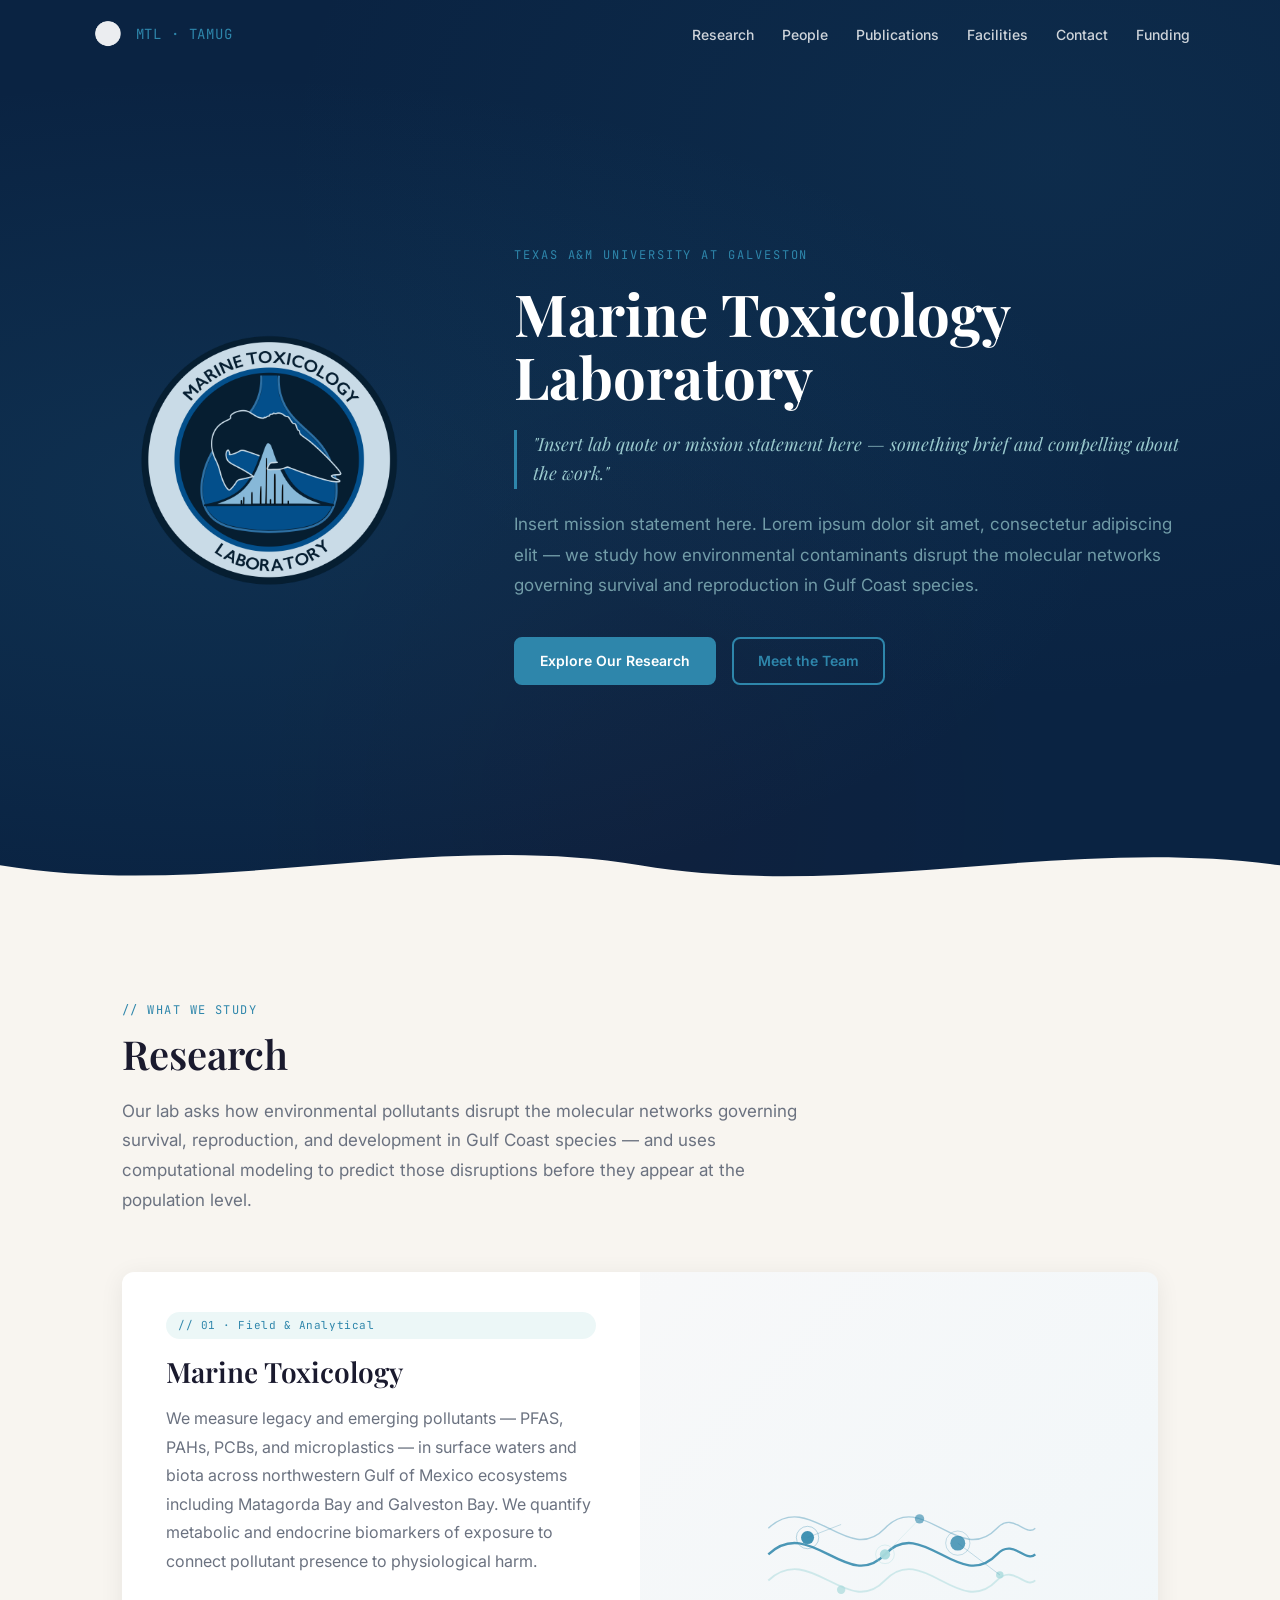
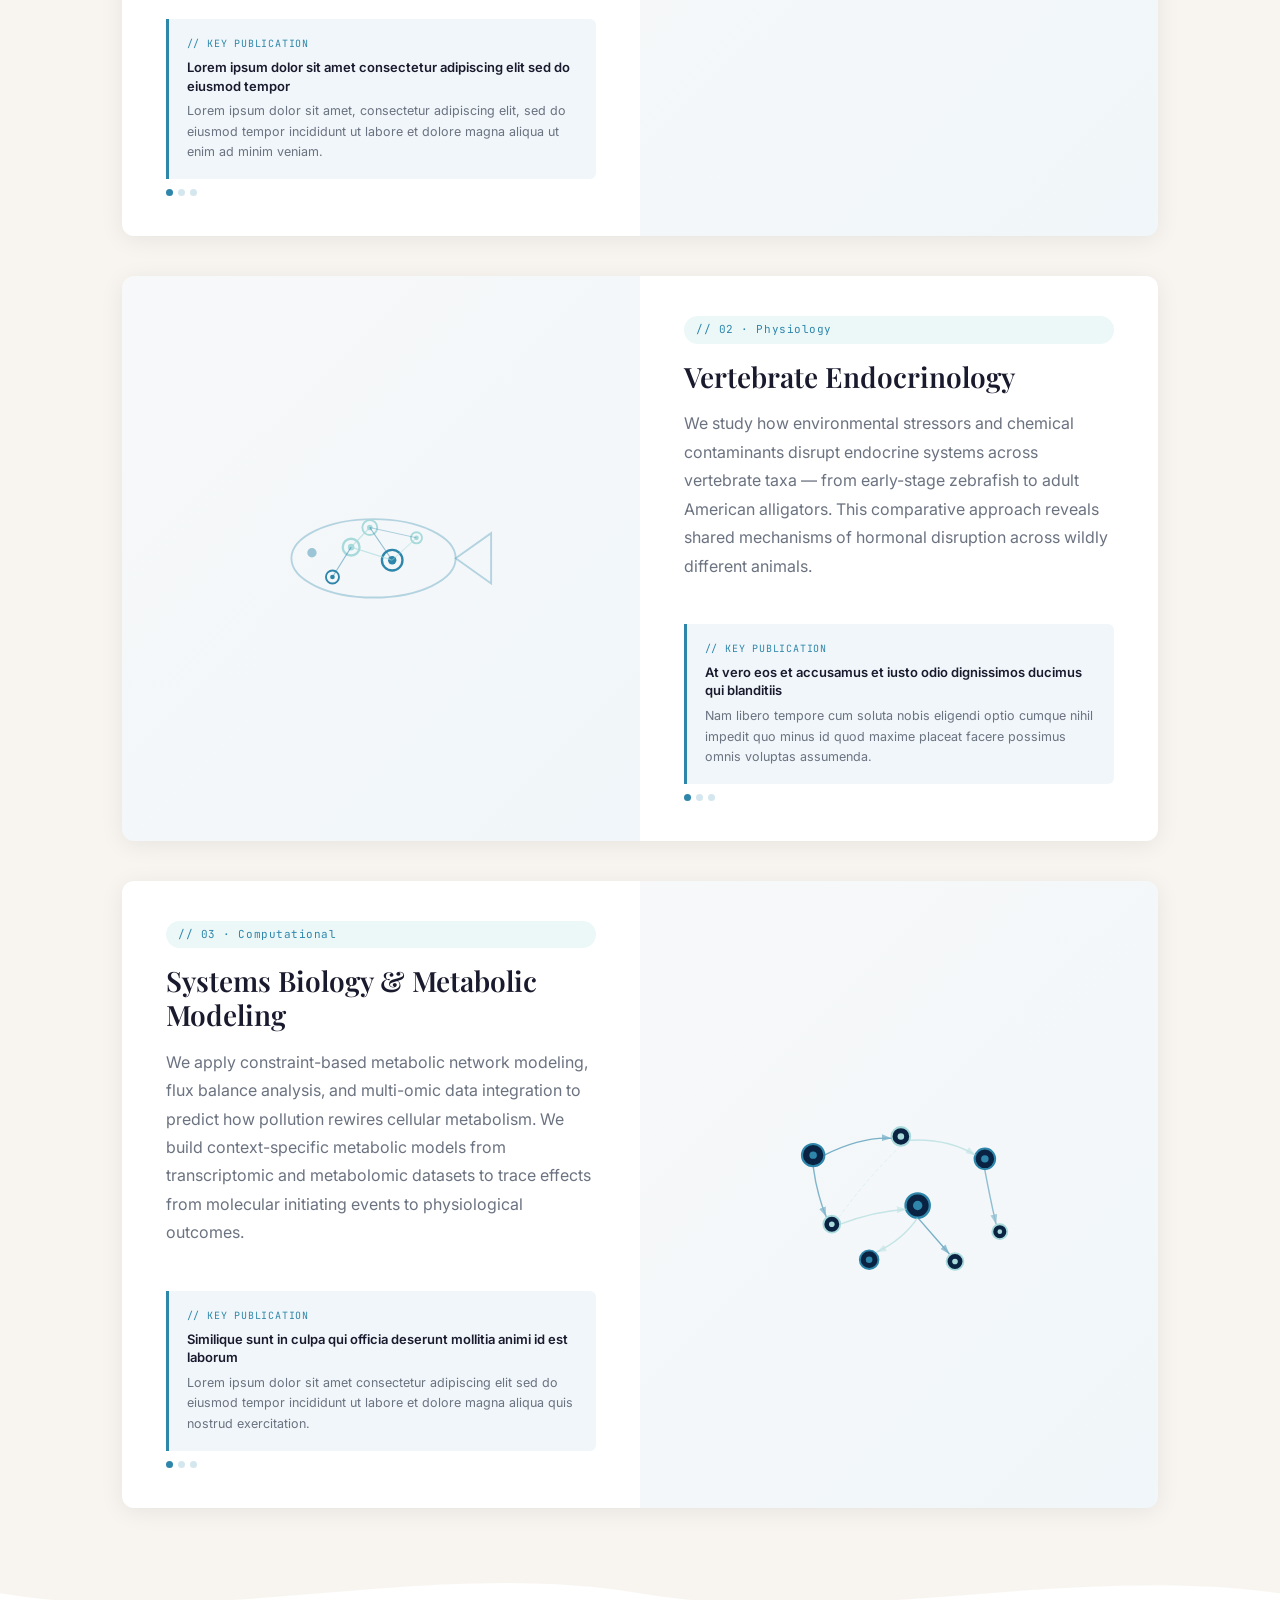
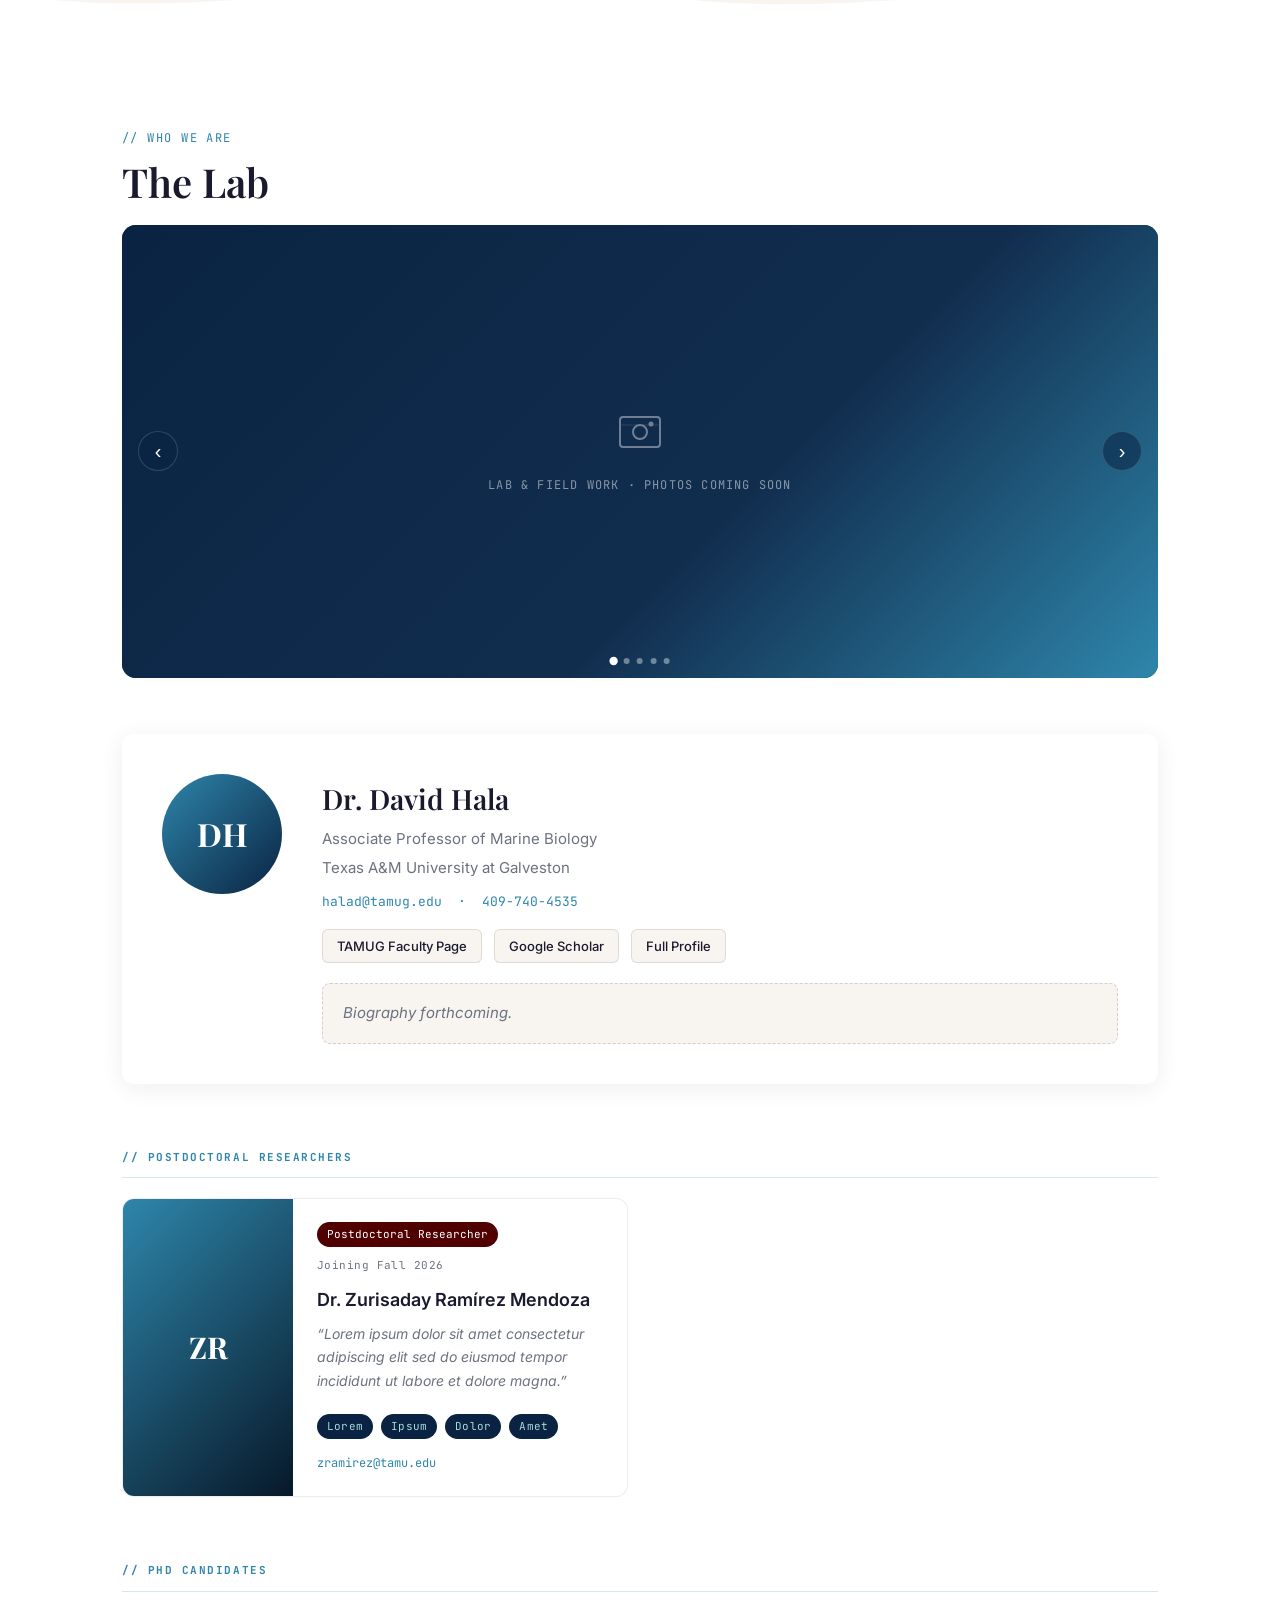
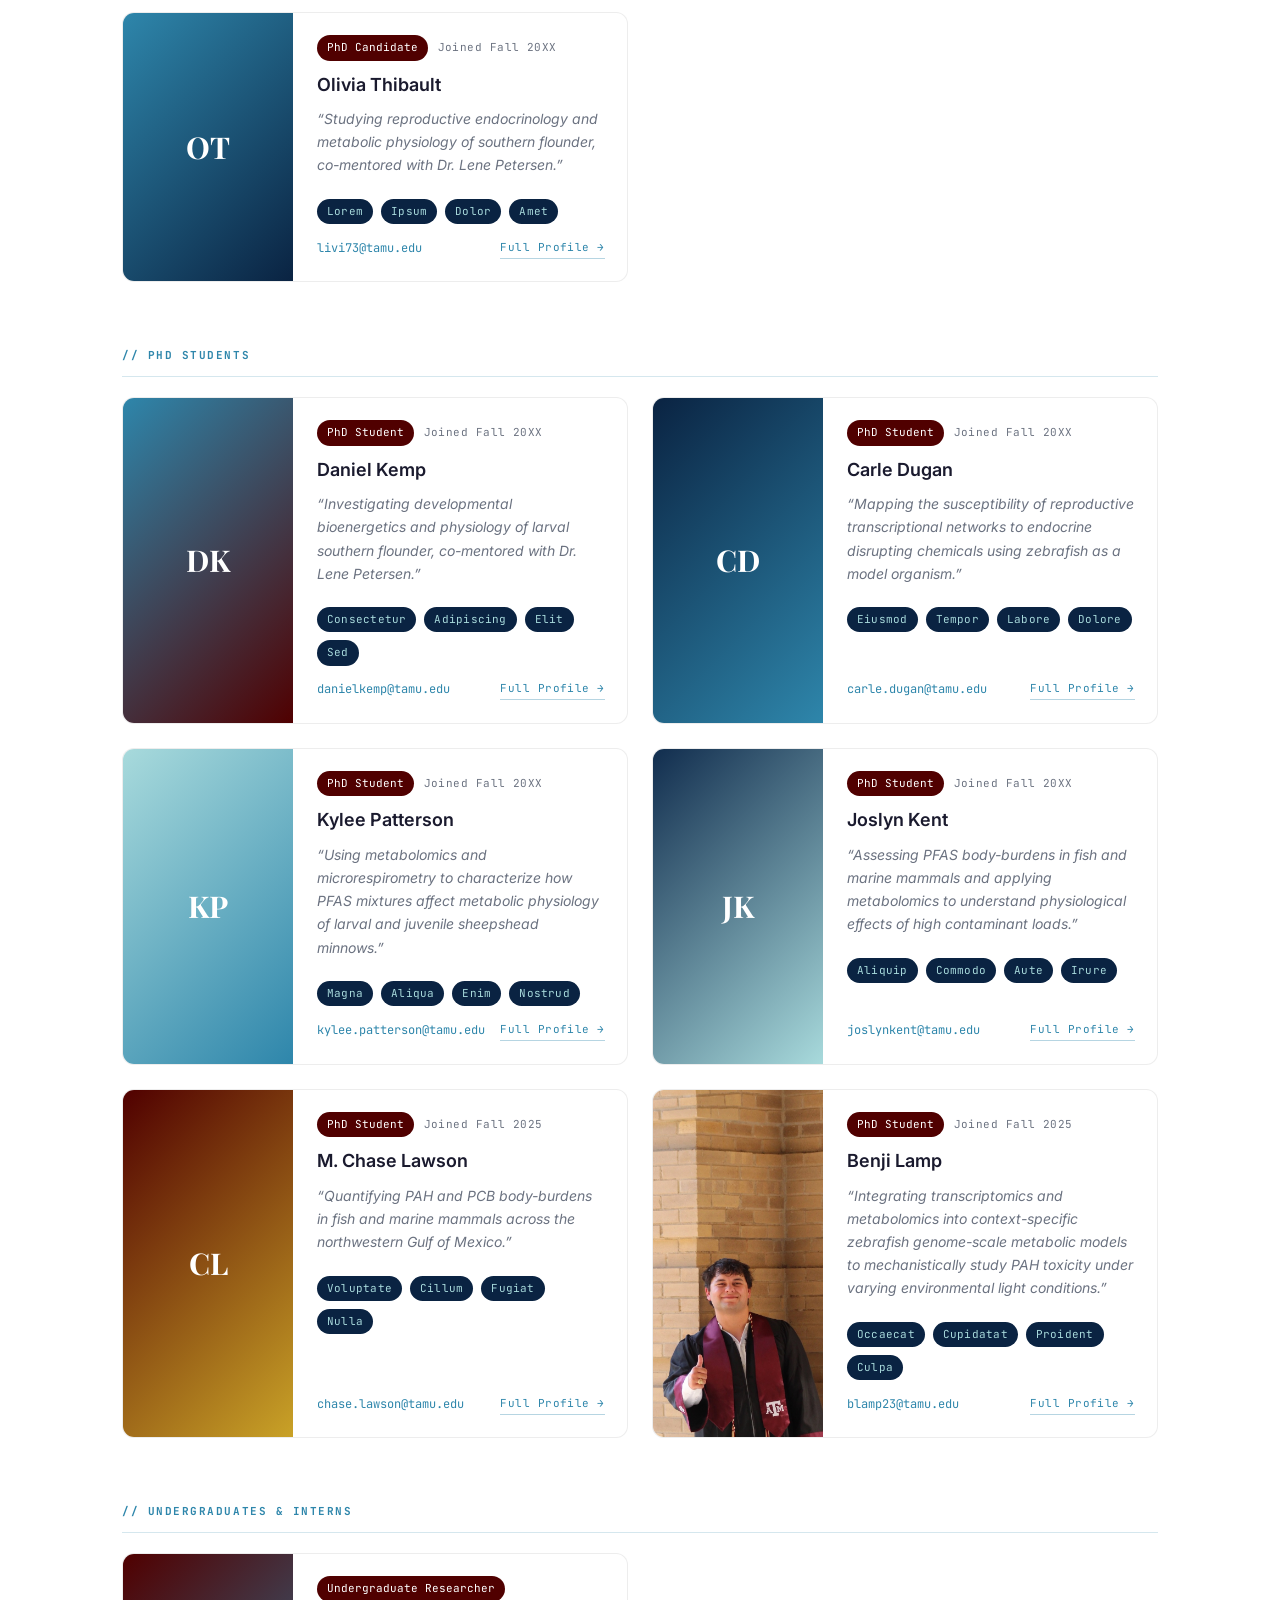
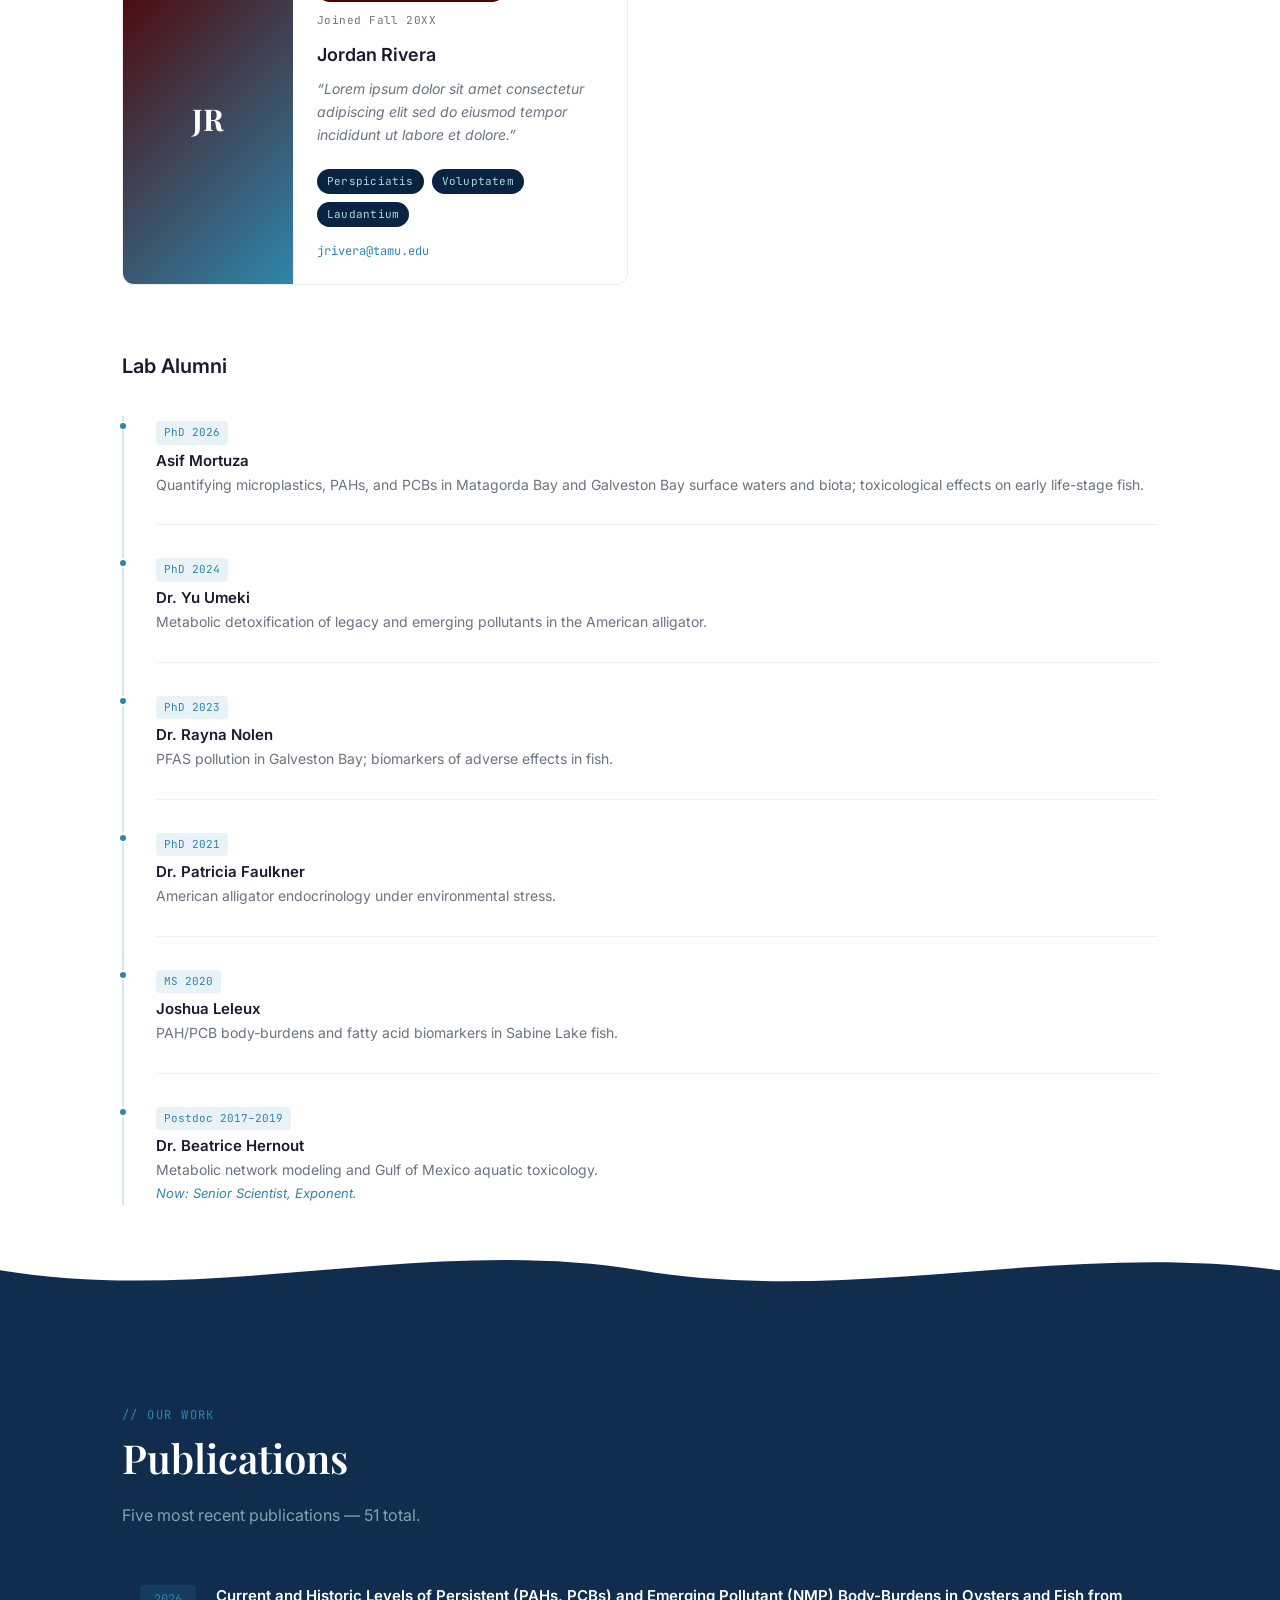
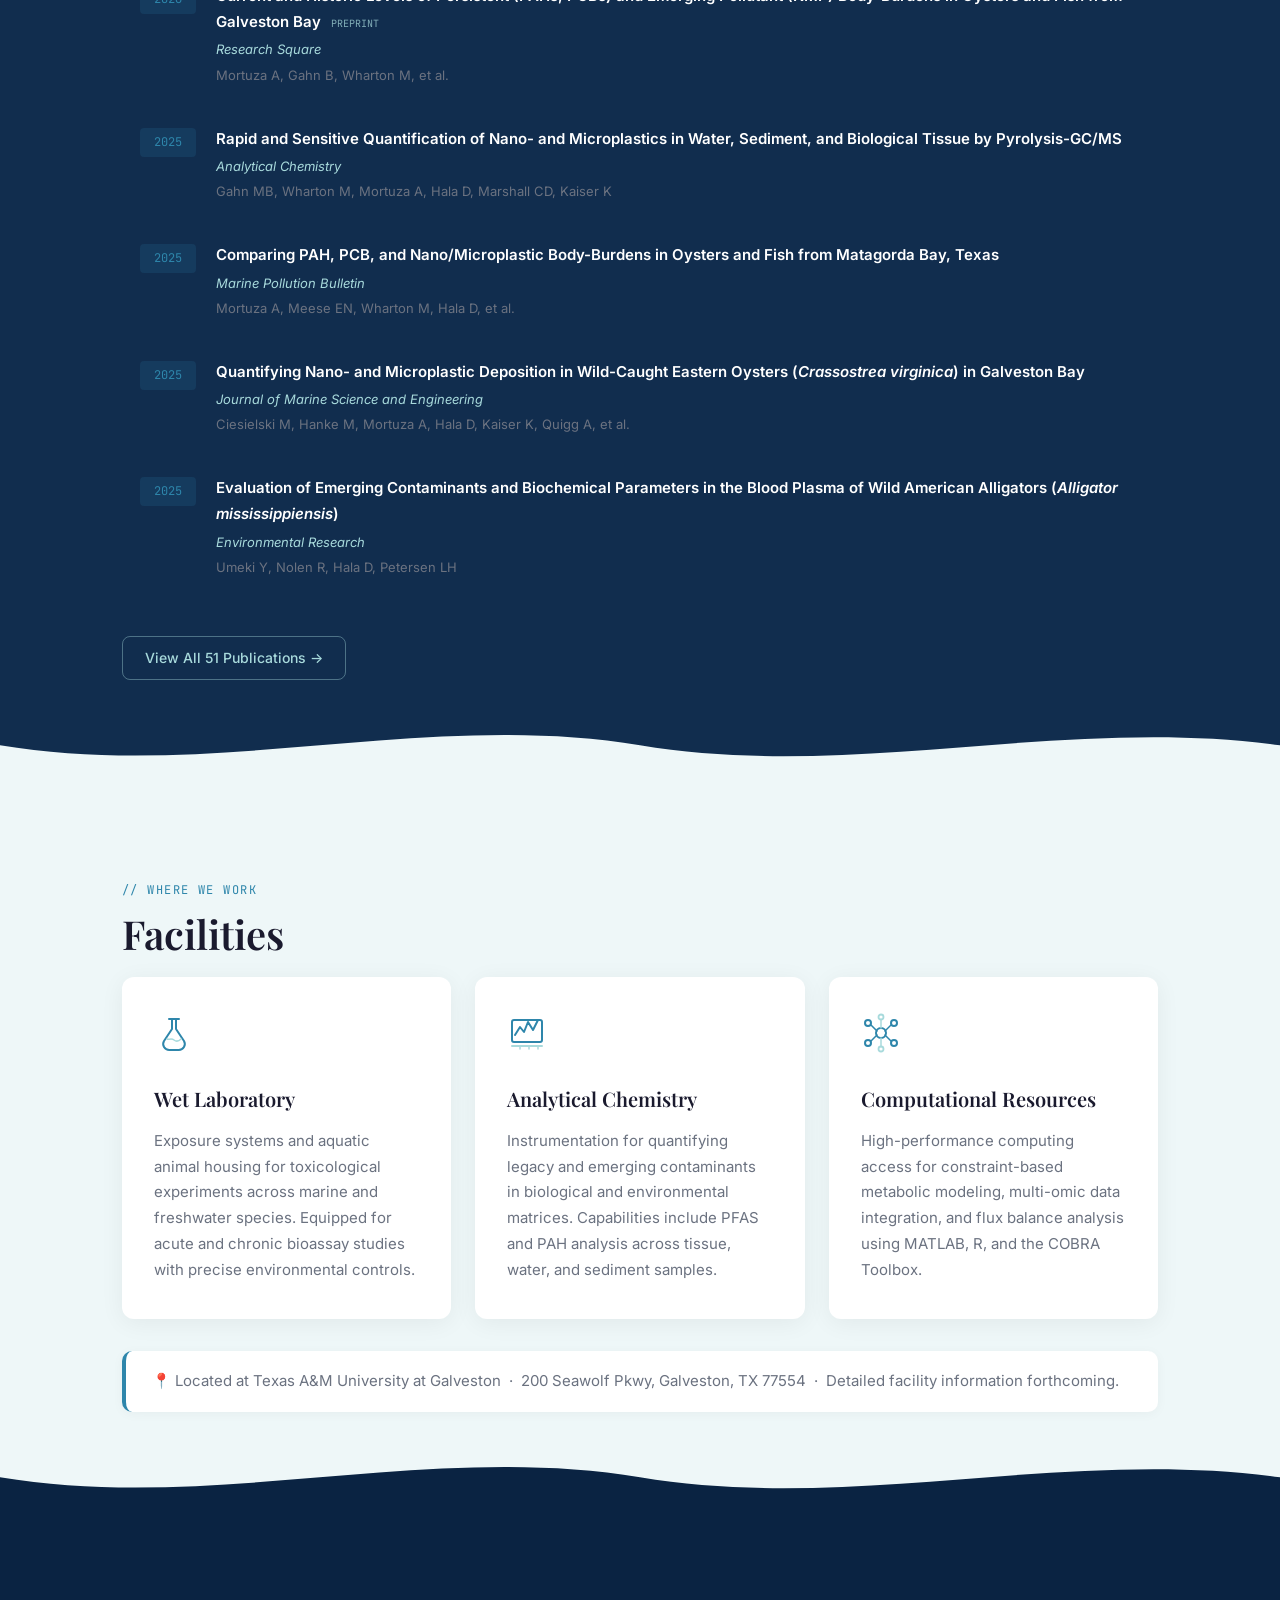
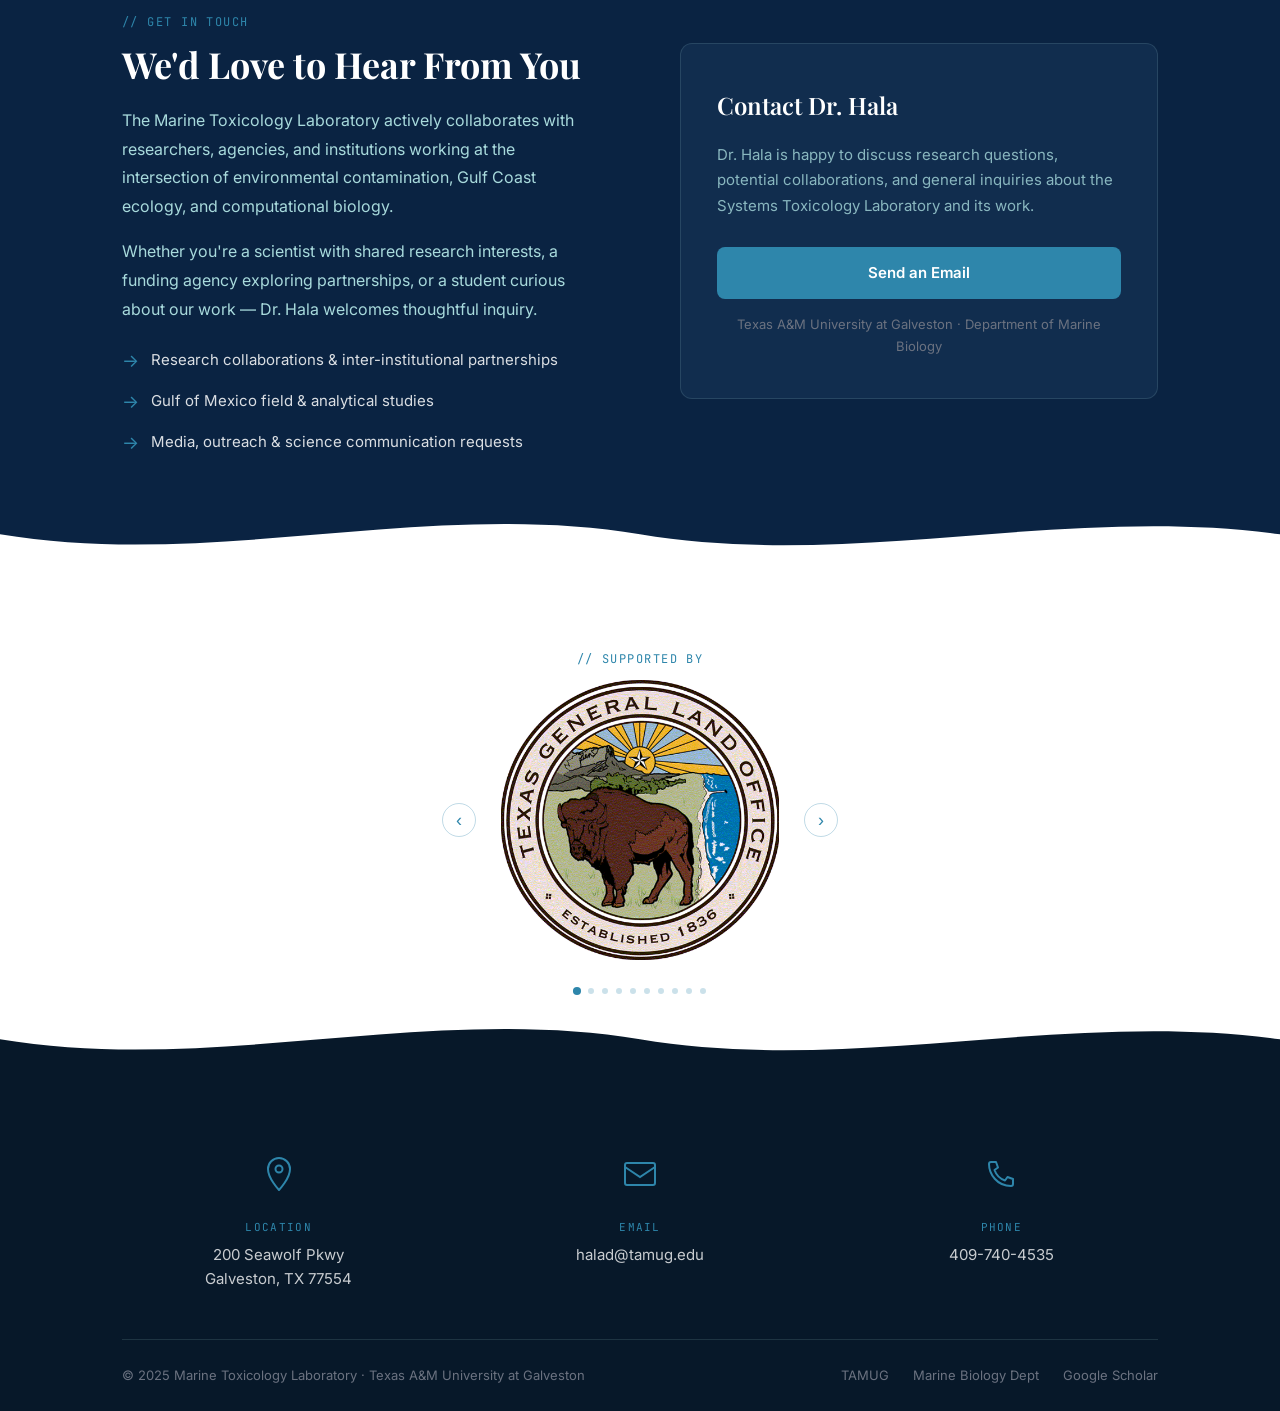
<file: index.html>
<!DOCTYPE html>
<html lang="en">
<head>
  <meta charset="UTF-8" />
  <meta name="viewport" content="width=device-width, initial-scale=1.0" />
  <title>Marine Toxicology Laboratory · TAMUG</title>
  <meta name="description" content="The Marine Toxicology Laboratory at Texas A&M University at Galveston, directed by Dr. David Hala. We study how environmental contaminants disrupt molecular networks in Gulf Coast species." />
  <link rel="preconnect" href="https://fonts.googleapis.com" />
  <link rel="preconnect" href="https://fonts.gstatic.com" crossorigin />
  <link href="https://fonts.googleapis.com/css2?family=Playfair+Display:ital,wght@0,400;0,600;0,700;1,400&family=Inter:wght@400;500;600&family=JetBrains+Mono:wght@400;500&display=swap" rel="stylesheet" />

  <link rel="stylesheet" href="styles.css" />
</head>
<body>

<a href="#main" class="skip-link">Skip to main content</a>

<!-- =============================================
     NAVIGATION
============================================= -->
<nav id="nav" role="navigation" aria-label="Main navigation">
  <div class="nav-inner">
    <a href="#hero" class="nav-logo" aria-label="Marine Toxicology Laboratory — home">
      <img src="Images/marine_tox_lab_logo.png" alt="Marine Toxicology Laboratory logo" />
      <span class="nav-logo-text">MTL · TAMUG</span>
    </a>
    <ul class="nav-links" role="list">
      <li><a href="#research">Research</a></li>
      <li><a href="#people">People</a></li>
      <li><a href="publications.html">Publications</a></li>
      <li><a href="#facilities">Facilities</a></li>
      <li><a href="#join">Contact</a></li>
      <li><a href="#sponsors">Funding</a></li>
    </ul>
    <button class="nav-hamburger" aria-label="Toggle menu" aria-expanded="false" aria-controls="navMobile">
      <span></span><span></span><span></span>
    </button>
  </div>
</nav>

<!-- Mobile overlay -->
<div id="navMobile" aria-hidden="true" role="dialog" aria-modal="true" aria-label="Navigation menu">
  <a href="#research" class="mob-link">Research</a>
  <a href="#people" class="mob-link">People</a>
  <a href="publications.html" class="mob-link">Publications</a>
  <a href="#facilities" class="mob-link">Facilities</a>
  <a href="#join" class="mob-link">Contact</a>
  <a href="#sponsors" class="mob-link">Funding</a>
</div>

<main id="main">

<!-- =============================================
     SECTION 1 — HERO
============================================= -->
<section id="hero" aria-labelledby="hero-h1">
  <div class="hero-content">
    <div class="hero-logo-col">
      <img src="Images/marine_tox_lab_logo.png" alt="Marine Toxicology Laboratory logo" class="hero-logo-img" />
    </div>
    <div class="hero-text-col">
      <p class="hero-eyebrow">Texas A&amp;M University at Galveston</p>
      <h1 class="hero-headline" id="hero-h1">Marine Toxicology<br>Laboratory</h1>
      <p class="hero-quote">"Insert lab quote or mission statement here — something brief and compelling about the work."</p>
      <p class="hero-sub">
        Insert mission statement here. Lorem ipsum dolor sit amet, consectetur
        adipiscing elit — we study how environmental contaminants disrupt the
        molecular networks governing survival and reproduction in Gulf Coast species.
      </p>
      <div class="hero-ctas">
        <a href="#research" class="btn-primary">Explore Our Research</a>
        <a href="#people"   class="btn-secondary">Meet the Team</a>
      </div>
    </div>
  </div>

  <!-- Wave divider -->
  <div class="wave-divider" aria-hidden="true">
    <svg viewBox="0 0 1440 82" xmlns="http://www.w3.org/2000/svg" preserveAspectRatio="none">
      <path d="M0,42 C240,82 480,2 720,42 C960,82 1200,8 1440,42 L1440,82 L0,82 Z" fill="#f8f5f0"/>
    </svg>
  </div>
</section>

<!-- =============================================
     SECTION 2 — RESEARCH
============================================= -->
<section id="research" aria-labelledby="research-h2">
  <div class="container">
    <div class="fade-up">
      <p class="section-label">// what we study</p>
      <h2 class="section-title" id="research-h2">Research</h2>
      <p class="research-intro">
        Our lab asks how environmental pollutants disrupt the molecular networks
        governing survival, reproduction, and development in Gulf Coast species —
        and uses computational modeling to predict those disruptions before they
        appear at the population level.
      </p>
    </div>

    <!-- Card 1 — Marine Toxicology -->
    <article class="research-card fade-up" aria-labelledby="card1-title">
      <div class="card-text">
        <span class="card-tag">// 01 · Field &amp; Analytical</span>
        <h3 class="card-title" id="card1-title">Marine Toxicology</h3>
        <p class="card-body">
          We measure legacy and emerging pollutants — PFAS, PAHs, PCBs, and
          microplastics — in surface waters and biota across northwestern Gulf of
          Mexico ecosystems including Matagorda Bay and Galveston Bay. We quantify
          metabolic and endocrine biomarkers of exposure to connect pollutant
          presence to physiological harm.
        </p>
        <div class="card-pub-carousel" data-pub-carousel>
          <div class="card-pub-slide active">
            <div class="card-pub-spotlight">
              <span class="card-pub-label">// key publication</span>
              <a href="#" class="card-pub-title">Lorem ipsum dolor sit amet consectetur adipiscing elit sed do eiusmod tempor</a>
              <p class="card-pub-desc">Lorem ipsum dolor sit amet, consectetur adipiscing elit, sed do eiusmod tempor incididunt ut labore et dolore magna aliqua ut enim ad minim veniam.</p>
            </div>
          </div>
          <div class="card-pub-slide">
            <div class="card-pub-spotlight">
              <span class="card-pub-label">// key publication</span>
              <a href="#" class="card-pub-title">Sed ut perspiciatis unde omnis iste natus error sit voluptatem accusantium</a>
              <p class="card-pub-desc">Ut enim ad minima veniam, quis nostrum exercitationem ullam corporis suscipit laboriosam, nisi ut aliquid ex ea commodi consequatur quis autem.</p>
            </div>
          </div>
          <div class="card-pub-slide">
            <div class="card-pub-spotlight">
              <span class="card-pub-label">// key publication</span>
              <a href="#" class="card-pub-title">Nemo enim ipsam voluptatem quia voluptas sit aspernatur aut odit aut fugit</a>
              <p class="card-pub-desc">Neque porro quisquam est qui dolorem ipsum quia dolor sit amet consectetur adipisci velit sed quia non numquam eius modi tempora incidunt.</p>
            </div>
          </div>
          <div class="card-pub-dots-row">
            <button class="card-pub-dot active" data-idx="0" aria-label="Publication 1"></button>
            <button class="card-pub-dot" data-idx="1" aria-label="Publication 2"></button>
            <button class="card-pub-dot" data-idx="2" aria-label="Publication 3"></button>
          </div>
        </div>
      </div>
      <div class="card-illustration" aria-hidden="true">
        <!-- SVG: sine waves + molecule nodes -->
        <svg viewBox="0 0 300 200" xmlns="http://www.w3.org/2000/svg" width="100%" style="max-width:280px">
          <path d="M10,100 C55,58 95,142 135,100 C175,58 215,142 255,100 C272,82 286,110 296,100"
                fill="none" stroke="#2e86ab" stroke-width="2.5" opacity="0.85"/>
          <path d="M10,128 C55,86 95,170 135,128 C175,86 215,170 255,128 C272,110 286,138 296,128"
                fill="none" stroke="#a8dadc" stroke-width="2" opacity="0.5"/>
          <path d="M10,72 C55,30 95,114 135,72 C175,30 215,114 255,72 C272,54 286,82 296,72"
                fill="none" stroke="#2e86ab" stroke-width="1.5" opacity="0.38"/>
          <!-- nodes -->
          <circle cx="52" cy="82" r="7" fill="#2e86ab" opacity="0.9"/>
          <circle cx="52" cy="82" r="12" fill="none" stroke="#2e86ab" stroke-width="1" opacity="0.35"/>
          <circle cx="135" cy="100" r="5.5" fill="#a8dadc" opacity="0.95"/>
          <circle cx="135" cy="100" r="10" fill="none" stroke="#a8dadc" stroke-width="1" opacity="0.38"/>
          <circle cx="213" cy="88" r="8" fill="#2e86ab" opacity="0.8"/>
          <circle cx="213" cy="88" r="13" fill="none" stroke="#2e86ab" stroke-width="1" opacity="0.28"/>
          <circle cx="88" cy="138" r="4.5" fill="#a8dadc" opacity="0.7"/>
          <circle cx="172" cy="62" r="5"   fill="#2e86ab" opacity="0.6"/>
          <circle cx="258" cy="122" r="4"  fill="#a8dadc" opacity="0.8"/>
          <!-- bonds -->
          <line x1="52"  y1="82"  x2="88"  y2="68"  stroke="#2e86ab" stroke-width="1" opacity="0.28"/>
          <line x1="135" y1="100" x2="172" y2="62"  stroke="#a8dadc" stroke-width="1" opacity="0.28"/>
          <line x1="213" y1="88"  x2="258" y2="122" stroke="#2e86ab" stroke-width="1" opacity="0.28"/>
        </svg>
      </div>
    </article>

    <!-- Card 2 — Endocrinology (reversed) -->
    <article class="research-card reverse fade-up" aria-labelledby="card2-title">
      <div class="card-text">
        <span class="card-tag">// 02 · Physiology</span>
        <h3 class="card-title" id="card2-title">Vertebrate Endocrinology</h3>
        <p class="card-body">
          We study how environmental stressors and chemical contaminants disrupt
          endocrine systems across vertebrate taxa — from early-stage zebrafish
          to adult American alligators. This comparative approach reveals shared
          mechanisms of hormonal disruption across wildly different animals.
        </p>
        <div class="card-pub-carousel" data-pub-carousel>
          <div class="card-pub-slide active">
            <div class="card-pub-spotlight">
              <span class="card-pub-label">// key publication</span>
              <a href="#" class="card-pub-title">At vero eos et accusamus et iusto odio dignissimos ducimus qui blanditiis</a>
              <p class="card-pub-desc">Nam libero tempore cum soluta nobis eligendi optio cumque nihil impedit quo minus id quod maxime placeat facere possimus omnis voluptas assumenda.</p>
            </div>
          </div>
          <div class="card-pub-slide">
            <div class="card-pub-spotlight">
              <span class="card-pub-label">// key publication</span>
              <a href="#" class="card-pub-title">Temporibus autem quibusdam et aut officiis debitis rerum necessitatibus saepe</a>
              <p class="card-pub-desc">Itaque earum rerum hic tenetur a sapiente delectus ut aut reiciendis voluptatibus maiores alias consequatur aut perferendis doloribus asperiores repellat.</p>
            </div>
          </div>
          <div class="card-pub-slide">
            <div class="card-pub-spotlight">
              <span class="card-pub-label">// key publication</span>
              <a href="#" class="card-pub-title">Quis autem vel eum iure reprehenderit qui in ea voluptate velit esse quam</a>
              <p class="card-pub-desc">Ut aut reiciendis voluptatibus maiores alias consequatur aut perferendis doloribus asperiores repellat nam libero tempore cum soluta nobis eligendi.</p>
            </div>
          </div>
          <div class="card-pub-dots-row">
            <button class="card-pub-dot active" data-idx="0" aria-label="Publication 1"></button>
            <button class="card-pub-dot" data-idx="1" aria-label="Publication 2"></button>
            <button class="card-pub-dot" data-idx="2" aria-label="Publication 3"></button>
          </div>
        </div>
      </div>
      <div class="card-illustration" aria-hidden="true">
        <!-- SVG: fish silhouette + network -->
        <svg viewBox="0 0 300 200" xmlns="http://www.w3.org/2000/svg" width="100%" style="max-width:280px">
          <ellipse cx="142" cy="100" rx="88" ry="42" fill="none" stroke="#2e86ab" stroke-width="2" opacity="0.32"/>
          <path d="M230,100 L268,73 L268,127 Z" fill="none" stroke="#2e86ab" stroke-width="2" opacity="0.32"/>
          <circle cx="76" cy="94" r="5" fill="#2e86ab" opacity="0.45"/>
          <!-- network nodes -->
          <circle cx="118" cy="88" r="9" fill="none" stroke="#a8dadc" stroke-width="2.5"/>
          <circle cx="118" cy="88" r="3.5" fill="#a8dadc"/>
          <circle cx="162" cy="102" r="11" fill="none" stroke="#2e86ab" stroke-width="2.5"/>
          <circle cx="162" cy="102" r="4.5" fill="#2e86ab"/>
          <circle cx="138" cy="67"  r="8" fill="none" stroke="#a8dadc" stroke-width="2"/>
          <circle cx="138" cy="67"  r="3"  fill="#a8dadc"/>
          <circle cx="98"  cy="120" r="7" fill="none" stroke="#2e86ab" stroke-width="2"/>
          <circle cx="98"  cy="120" r="2.5" fill="#2e86ab"/>
          <circle cx="188" cy="78"  r="6" fill="none" stroke="#a8dadc" stroke-width="2"/>
          <circle cx="188" cy="78"  r="2.5" fill="#a8dadc"/>
          <!-- edges -->
          <line x1="118" y1="88"  x2="162" y2="102" stroke="#a8dadc" stroke-width="1.5" opacity="0.6"/>
          <line x1="118" y1="88"  x2="138" y2="67"  stroke="#a8dadc" stroke-width="1.5" opacity="0.6"/>
          <line x1="162" y1="102" x2="138" y2="67"  stroke="#2e86ab" stroke-width="1.2" opacity="0.5"/>
          <line x1="98"  y1="120" x2="118" y2="88"  stroke="#2e86ab" stroke-width="1.2" opacity="0.5"/>
          <line x1="162" y1="102" x2="188" y2="78"  stroke="#a8dadc" stroke-width="1.2" opacity="0.45"/>
          <line x1="138" y1="67"  x2="188" y2="78"  stroke="#2e86ab" stroke-width="1"   opacity="0.38"/>
        </svg>
      </div>
    </article>

    <!-- Card 3 — Systems Biology -->
    <article class="research-card fade-up" aria-labelledby="card3-title">
      <div class="card-text">
        <span class="card-tag">// 03 · Computational</span>
        <h3 class="card-title" id="card3-title">Systems Biology &amp; Metabolic Modeling</h3>
        <p class="card-body">
          We apply constraint-based metabolic network modeling, flux balance
          analysis, and multi-omic data integration to predict how pollution
          rewires cellular metabolism. We build context-specific metabolic models
          from transcriptomic and metabolomic datasets to trace effects from
          molecular initiating events to physiological outcomes.
        </p>
        <div class="card-pub-carousel" data-pub-carousel>
          <div class="card-pub-slide active">
            <div class="card-pub-spotlight">
              <span class="card-pub-label">// key publication</span>
              <a href="#" class="card-pub-title">Similique sunt in culpa qui officia deserunt mollitia animi id est laborum</a>
              <p class="card-pub-desc">Lorem ipsum dolor sit amet consectetur adipiscing elit sed do eiusmod tempor incididunt ut labore et dolore magna aliqua quis nostrud exercitation.</p>
            </div>
          </div>
          <div class="card-pub-slide">
            <div class="card-pub-spotlight">
              <span class="card-pub-label">// key publication</span>
              <a href="#" class="card-pub-title">Excepteur sint occaecat cupidatat non proident sunt in culpa qui officia</a>
              <p class="card-pub-desc">Duis aute irure dolor in reprehenderit in voluptate velit esse cillum dolore eu fugiat nulla pariatur excepteur sint occaecat cupidatat non proident.</p>
            </div>
          </div>
          <div class="card-pub-slide">
            <div class="card-pub-spotlight">
              <span class="card-pub-label">// key publication</span>
              <a href="#" class="card-pub-title">Perspiciatis unde omnis iste natus error sit voluptatem doloremque laudantium</a>
              <p class="card-pub-desc">Totam rem aperiam eaque ipsa quae ab illo inventore veritatis et quasi architecto beatae vitae dicta sunt explicabo nemo enim ipsam voluptatem.</p>
            </div>
          </div>
          <div class="card-pub-dots-row">
            <button class="card-pub-dot active" data-idx="0" aria-label="Publication 1"></button>
            <button class="card-pub-dot" data-idx="1" aria-label="Publication 2"></button>
            <button class="card-pub-dot" data-idx="2" aria-label="Publication 3"></button>
          </div>
        </div>
      </div>
      <div class="card-illustration" aria-hidden="true">
        <!-- SVG: directed metabolic network -->
        <svg viewBox="0 0 300 200" xmlns="http://www.w3.org/2000/svg" width="100%" style="max-width:280px">
          <defs>
            <marker id="arr1" markerWidth="7" markerHeight="5" refX="7" refY="2.5" orient="auto">
              <polygon points="0 0,7 2.5,0 5" fill="#2e86ab" opacity="0.75"/>
            </marker>
            <marker id="arr2" markerWidth="7" markerHeight="5" refX="7" refY="2.5" orient="auto">
              <polygon points="0 0,7 2.5,0 5" fill="#a8dadc" opacity="0.65"/>
            </marker>
          </defs>
          <!-- node definitions: cx cy r stroke-color -->
          <circle cx="58"  cy="58"  r="12" fill="#0a2342" stroke="#2e86ab"  stroke-width="2.2"/>
          <circle cx="58"  cy="58"  r="4"  fill="#2e86ab"/>
          <circle cx="152" cy="38"  r="10" fill="#0a2342" stroke="#a8dadc"  stroke-width="2.2"/>
          <circle cx="152" cy="38"  r="3.5" fill="#a8dadc"/>
          <circle cx="242" cy="62"  r="11" fill="#0a2342" stroke="#2e86ab"  stroke-width="2.2"/>
          <circle cx="242" cy="62"  r="4"  fill="#2e86ab"/>
          <circle cx="78"  cy="132" r="9"  fill="#0a2342" stroke="#a8dadc"  stroke-width="2"/>
          <circle cx="78"  cy="132" r="3"  fill="#a8dadc"/>
          <circle cx="170" cy="112" r="13" fill="#0a2342" stroke="#2e86ab"  stroke-width="2.5"/>
          <circle cx="170" cy="112" r="5"  fill="#2e86ab"/>
          <circle cx="258" cy="140" r="8"  fill="#0a2342" stroke="#a8dadc"  stroke-width="2"/>
          <circle cx="258" cy="140" r="2.5" fill="#a8dadc"/>
          <circle cx="118" cy="170" r="10" fill="#0a2342" stroke="#2e86ab"  stroke-width="2"/>
          <circle cx="118" cy="170" r="3.5" fill="#2e86ab"/>
          <circle cx="210" cy="172" r="9"  fill="#0a2342" stroke="#a8dadc"  stroke-width="2"/>
          <circle cx="210" cy="172" r="3"  fill="#a8dadc"/>
          <!-- edges -->
          <path d="M70,58 Q110,38 142,40"         fill="none" stroke="#2e86ab" stroke-width="1.5" opacity="0.62" marker-end="url(#arr1)"/>
          <path d="M162,42 Q202,40 232,58"        fill="none" stroke="#a8dadc" stroke-width="1.5" opacity="0.62" marker-end="url(#arr2)"/>
          <path d="M58,70 Q62,100 72,124"         fill="none" stroke="#2e86ab" stroke-width="1.5" opacity="0.58" marker-end="url(#arr1)"/>
          <path d="M87,132 Q124,118 158,116"      fill="none" stroke="#a8dadc" stroke-width="1.5" opacity="0.62" marker-end="url(#arr2)"/>
          <path d="M242,74 Q248,106 254,132"      fill="none" stroke="#2e86ab" stroke-width="1.5" opacity="0.5"  marker-end="url(#arr1)"/>
          <path d="M170,125 Q155,148 126,162"     fill="none" stroke="#a8dadc" stroke-width="1.5" opacity="0.62" marker-end="url(#arr2)"/>
          <path d="M170,125 Q190,148 204,164"     fill="none" stroke="#2e86ab" stroke-width="1.5" opacity="0.62" marker-end="url(#arr1)"/>
          <path d="M152,48  Q118,80 86,124"       fill="none" stroke="#a8dadc" stroke-width="1"   opacity="0.32" stroke-dasharray="4,3"/>
        </svg>
      </div>
    </article>
  </div>
  <div class="wave-divider" aria-hidden="true">
    <svg viewBox="0 0 1440 82" xmlns="http://www.w3.org/2000/svg" preserveAspectRatio="none">
      <path d="M0,42 C240,82 480,2 720,42 C960,82 1200,8 1440,42 L1440,82 L0,82 Z" fill="#ffffff"/>
    </svg>
  </div>
</section>


<!-- =============================================
     SECTION 4 — PEOPLE
============================================= -->
<section id="people" aria-labelledby="people-h2">
  <div class="container">
    <div class="fade-up">
      <p class="section-label">// who we are</p>
      <h2 class="section-title" id="people-h2">The Lab</h2>
    </div>

    <!-- LAB PHOTO GALLERY
         To add photos: replace each .gallery-slide's inner content with
         <img src="../Images/your-photo.jpg" alt="Description" />
         Add new slides by duplicating a .gallery-slide div and a .gallery-dot span. -->
    <div class="lab-gallery fade-up" id="labGallery" aria-label="Lab photo gallery">
      <div class="gallery-track" id="galleryTrack">
        <div class="gallery-slide" style="background:linear-gradient(135deg,#0a2342 0%,#112d4e 60%,#2e86ab 100%);">
          <div class="gallery-placeholder-inner">
            <svg width="48" height="48" viewBox="0 0 48 48" fill="none" aria-hidden="true"><rect x="4" y="10" width="40" height="30" rx="3" stroke="white" stroke-width="2"/><circle cx="24" cy="25" r="7" stroke="white" stroke-width="2"/><circle cx="35" cy="17" r="2.5" fill="white"/><path d="M4 18h40" stroke="white" stroke-width="1" opacity="0.3"/></svg>
            <p>Lab &amp; Field Work · Photos Coming Soon</p>
          </div>
        </div>
        <div class="gallery-slide" style="background:linear-gradient(135deg,#112d4e 0%,#0a2342 50%,#500000 100%);">
          <div class="gallery-placeholder-inner">
            <svg width="48" height="48" viewBox="0 0 48 48" fill="none" aria-hidden="true"><rect x="4" y="10" width="40" height="30" rx="3" stroke="white" stroke-width="2"/><circle cx="24" cy="25" r="7" stroke="white" stroke-width="2"/><circle cx="35" cy="17" r="2.5" fill="white"/></svg>
            <p>Wet Lab · Photos Coming Soon</p>
          </div>
        </div>
        <div class="gallery-slide" style="background:linear-gradient(135deg,#2e86ab 0%,#0a2342 100%);">
          <div class="gallery-placeholder-inner">
            <svg width="48" height="48" viewBox="0 0 48 48" fill="none" aria-hidden="true"><rect x="4" y="10" width="40" height="30" rx="3" stroke="white" stroke-width="2"/><circle cx="24" cy="25" r="7" stroke="white" stroke-width="2"/><circle cx="35" cy="17" r="2.5" fill="white"/></svg>
            <p>Galveston Bay Fieldwork · Photos Coming Soon</p>
          </div>
        </div>
        <div class="gallery-slide" style="background:linear-gradient(135deg,#071829 0%,#2e86ab 100%);">
          <div class="gallery-placeholder-inner">
            <svg width="48" height="48" viewBox="0 0 48 48" fill="none" aria-hidden="true"><rect x="4" y="10" width="40" height="30" rx="3" stroke="white" stroke-width="2"/><circle cx="24" cy="25" r="7" stroke="white" stroke-width="2"/><circle cx="35" cy="17" r="2.5" fill="white"/></svg>
            <p>Conferences &amp; Presentations · Photos Coming Soon</p>
          </div>
        </div>
        <div class="gallery-slide" style="background:linear-gradient(135deg,#500000 0%,#0a2342 100%);">
          <div class="gallery-placeholder-inner">
            <svg width="48" height="48" viewBox="0 0 48 48" fill="none" aria-hidden="true"><rect x="4" y="10" width="40" height="30" rx="3" stroke="white" stroke-width="2"/><circle cx="24" cy="25" r="7" stroke="white" stroke-width="2"/><circle cx="35" cy="17" r="2.5" fill="white"/></svg>
            <p>TAMUG Campus · Photos Coming Soon</p>
          </div>
        </div>
      </div>
      <button class="gallery-arrow prev" id="galleryPrev" aria-label="Previous photo">&#8249;</button>
      <button class="gallery-arrow next" id="galleryNext" aria-label="Next photo">&#8250;</button>
      <div class="gallery-dots" id="galleryDots" aria-hidden="true">
        <span class="gallery-dot active" data-gallery-idx="0"></span>
        <span class="gallery-dot" data-gallery-idx="1"></span>
        <span class="gallery-dot" data-gallery-idx="2"></span>
        <span class="gallery-dot" data-gallery-idx="3"></span>
        <span class="gallery-dot" data-gallery-idx="4"></span>
      </div>
    </div>

    <!-- PI -->
    <div class="pi-card fade-up">
      <div class="avatar-lg" aria-label="Avatar placeholder for Dr. David Hala">DH</div>
      <div class="pi-info">
        <h3 class="pi-name">Dr. David Hala</h3>
        <p class="pi-role">Associate Professor of Marine Biology</p>
        <p class="pi-role">Texas A&amp;M University at Galveston</p>
        <p class="pi-contact">halad@tamug.edu &nbsp;·&nbsp; 409-740-4535</p>
        <div class="pi-links">
          <a href="#" class="btn-small">TAMUG Faculty Page</a>
          <a href="#" class="btn-small">Google Scholar</a>
          <a href="bios/david-hala.html" class="btn-small">Full Profile</a>
        </div>
        <div class="pi-bio">Biography forthcoming.</div>
      </div>
    </div>

    <!-- ── POSTDOCTORAL RESEARCHERS ── -->
    <h3 class="members-tier-heading fade-up">// Postdoctoral Researchers</h3>
    <div class="members-grid">

      <div class="member-card fade-up">
        <div class="member-photo-col">
          <div class="member-photo-placeholder" style="background:linear-gradient(135deg,#2e86ab,#071829)">ZR</div>
        </div>
        <div class="member-info-col">
          <div class="member-meta-row">
            <span class="role-badge">Postdoctoral Researcher</span>
            <span class="member-joined">Joining Fall 2026</span>
          </div>
          <div class="member-name">Dr. Zurisaday Ramírez Mendoza</div>
          <p class="member-research">Lorem ipsum dolor sit amet consectetur adipiscing elit sed do eiusmod tempor incididunt ut labore et dolore magna.</p>
          <div class="member-keywords">
            <span class="mkw">Lorem</span>
            <span class="mkw">Ipsum</span>
            <span class="mkw">Dolor</span>
            <span class="mkw">Amet</span>
          </div>
          <div class="member-footer">
            <a href="mailto:zramirez@tamu.edu" class="member-email">zramirez@tamu.edu</a>
          </div>
        </div>
      </div>

    </div><!-- /members-grid postdocs -->

    <!-- ── PhD CANDIDATES ── -->
    <h3 class="members-tier-heading fade-up">// PhD Candidates</h3>
    <div class="members-grid">

      <div class="member-card fade-up">
        <div class="member-photo-col">
          <div class="member-photo-placeholder" style="background:linear-gradient(135deg,#2e86ab,#0a2342)">OT</div>
        </div>
        <div class="member-info-col">
          <div class="member-meta-row">
            <span class="role-badge">PhD Candidate</span>
            <span class="member-joined">Joined Fall 20XX</span>
          </div>
          <div class="member-name">Olivia Thibault</div>
          <p class="member-research">Studying reproductive endocrinology and metabolic physiology of southern flounder, co-mentored with Dr. Lene Petersen.</p>
          <div class="member-keywords">
            <span class="mkw">Lorem</span>
            <span class="mkw">Ipsum</span>
            <span class="mkw">Dolor</span>
            <span class="mkw">Amet</span>
          </div>
          <div class="member-footer">
            <a href="mailto:livi73@tamu.edu" class="member-email">livi73@tamu.edu</a>
            <a href="bios/olivia-thibault.html" class="btn-bio">Full Profile →</a>
          </div>
        </div>
      </div>

    </div><!-- /members-grid candidates -->

    <!-- ── PhD STUDENTS ── -->
    <h3 class="members-tier-heading fade-up">// PhD Students</h3>
    <div class="members-grid">

      <div class="member-card fade-up">
        <div class="member-photo-col">
          <div class="member-photo-placeholder" style="background:linear-gradient(135deg,#2e86ab,#500000)">DK</div>
        </div>
        <div class="member-info-col">
          <div class="member-meta-row">
            <span class="role-badge">PhD Student</span>
            <span class="member-joined">Joined Fall 20XX</span>
          </div>
          <div class="member-name">Daniel Kemp</div>
          <p class="member-research">Investigating developmental bioenergetics and physiology of larval southern flounder, co-mentored with Dr. Lene Petersen.</p>
          <div class="member-keywords">
            <span class="mkw">Consectetur</span>
            <span class="mkw">Adipiscing</span>
            <span class="mkw">Elit</span>
            <span class="mkw">Sed</span>
          </div>
          <div class="member-footer">
            <a href="mailto:danielkemp@tamu.edu" class="member-email">danielkemp@tamu.edu</a>
            <a href="bios/daniel-kemp.html" class="btn-bio">Full Profile →</a>
          </div>
        </div>
      </div>

      <div class="member-card fade-up">
        <div class="member-photo-col">
          <div class="member-photo-placeholder" style="background:linear-gradient(135deg,#0a2342,#2e86ab)">CD</div>
        </div>
        <div class="member-info-col">
          <div class="member-meta-row">
            <span class="role-badge">PhD Student</span>
            <span class="member-joined">Joined Fall 20XX</span>
          </div>
          <div class="member-name">Carle Dugan</div>
          <p class="member-research">Mapping the susceptibility of reproductive transcriptional networks to endocrine disrupting chemicals using zebrafish as a model organism.</p>
          <div class="member-keywords">
            <span class="mkw">Eiusmod</span>
            <span class="mkw">Tempor</span>
            <span class="mkw">Labore</span>
            <span class="mkw">Dolore</span>
          </div>
          <div class="member-footer">
            <a href="mailto:carle.dugan@tamu.edu" class="member-email">carle.dugan@tamu.edu</a>
            <a href="bios/carle-dugan.html" class="btn-bio">Full Profile →</a>
          </div>
        </div>
      </div>

      <div class="member-card fade-up">
        <div class="member-photo-col">
          <div class="member-photo-placeholder" style="background:linear-gradient(135deg,#a8dadc,#2e86ab)">KP</div>
        </div>
        <div class="member-info-col">
          <div class="member-meta-row">
            <span class="role-badge">PhD Student</span>
            <span class="member-joined">Joined Fall 20XX</span>
          </div>
          <div class="member-name">Kylee Patterson</div>
          <p class="member-research">Using metabolomics and microrespirometry to characterize how PFAS mixtures affect metabolic physiology of larval and juvenile sheepshead minnows.</p>
          <div class="member-keywords">
            <span class="mkw">Magna</span>
            <span class="mkw">Aliqua</span>
            <span class="mkw">Enim</span>
            <span class="mkw">Nostrud</span>
          </div>
          <div class="member-footer">
            <a href="mailto:kylee.patterson@tamu.edu" class="member-email">kylee.patterson@tamu.edu</a>
            <a href="bios/kylee-patterson.html" class="btn-bio">Full Profile →</a>
          </div>
        </div>
      </div>

      <div class="member-card fade-up">
        <div class="member-photo-col">
          <div class="member-photo-placeholder" style="background:linear-gradient(135deg,#112d4e,#a8dadc)">JK</div>
        </div>
        <div class="member-info-col">
          <div class="member-meta-row">
            <span class="role-badge">PhD Student</span>
            <span class="member-joined">Joined Fall 20XX</span>
          </div>
          <div class="member-name">Joslyn Kent</div>
          <p class="member-research">Assessing PFAS body-burdens in fish and marine mammals and applying metabolomics to understand physiological effects of high contaminant loads.</p>
          <div class="member-keywords">
            <span class="mkw">Aliquip</span>
            <span class="mkw">Commodo</span>
            <span class="mkw">Aute</span>
            <span class="mkw">Irure</span>
          </div>
          <div class="member-footer">
            <a href="mailto:joslynkent@tamu.edu" class="member-email">joslynkent@tamu.edu</a>
            <a href="bios/joslyn-kent.html" class="btn-bio">Full Profile →</a>
          </div>
        </div>
      </div>

      <div class="member-card fade-up">
        <div class="member-photo-col">
          <div class="member-photo-placeholder" style="background:linear-gradient(135deg,#500000,#c9a227)">CL</div>
        </div>
        <div class="member-info-col">
          <div class="member-meta-row">
            <span class="role-badge">PhD Student</span>
            <span class="member-joined">Joined Fall 2025</span>
          </div>
          <div class="member-name">M. Chase Lawson</div>
          <p class="member-research">Quantifying PAH and PCB body-burdens in fish and marine mammals across the northwestern Gulf of Mexico.</p>
          <div class="member-keywords">
            <span class="mkw">Voluptate</span>
            <span class="mkw">Cillum</span>
            <span class="mkw">Fugiat</span>
            <span class="mkw">Nulla</span>
          </div>
          <div class="member-footer">
            <a href="mailto:chase.lawson@tamu.edu" class="member-email">chase.lawson@tamu.edu</a>
            <a href="bios/chase-lawson.html" class="btn-bio">Full Profile →</a>
          </div>
        </div>
      </div>

      <div class="member-card fade-up">
        <div class="member-photo-col">
          <img src="Images/Benji/Grad_Photo.jpeg" alt="Benji Lamp" class="member-photo-img" />
        </div>
        <div class="member-info-col">
          <div class="member-meta-row">
            <span class="role-badge">PhD Student</span>
            <span class="member-joined">Joined Fall 2025</span>
          </div>
          <div class="member-name">Benji Lamp</div>
          <p class="member-research">Integrating transcriptomics and metabolomics into context-specific zebrafish genome-scale metabolic models to mechanistically study PAH toxicity under varying environmental light conditions.</p>
          <div class="member-keywords">
            <span class="mkw">Occaecat</span>
            <span class="mkw">Cupidatat</span>
            <span class="mkw">Proident</span>
            <span class="mkw">Culpa</span>
          </div>
          <div class="member-footer">
            <a href="mailto:blamp23@tamu.edu" class="member-email">blamp23@tamu.edu</a>
            <a href="bios/benjamin-lamp.html" class="btn-bio">Full Profile →</a>
          </div>
        </div>
      </div>

    </div><!-- /members-grid phd students -->

    <!-- ── UNDERGRADUATES & INTERNS ── -->
    <h3 class="members-tier-heading fade-up">// Undergraduates &amp; Interns</h3>
    <div class="members-grid">

      <div class="member-card fade-up">
        <div class="member-photo-col">
          <div class="member-photo-placeholder" style="background:linear-gradient(135deg,#500000,#2e86ab)">JR</div>
        </div>
        <div class="member-info-col">
          <div class="member-meta-row">
            <span class="role-badge">Undergraduate Researcher</span>
            <span class="member-joined">Joined Fall 20XX</span>
          </div>
          <div class="member-name">Jordan Rivera</div>
          <p class="member-research">Lorem ipsum dolor sit amet consectetur adipiscing elit sed do eiusmod tempor incididunt ut labore et dolore.</p>
          <div class="member-keywords">
            <span class="mkw">Perspiciatis</span>
            <span class="mkw">Voluptatem</span>
            <span class="mkw">Laudantium</span>
          </div>
          <div class="member-footer">
            <a href="mailto:jrivera@tamu.edu" class="member-email">jrivera@tamu.edu</a>
          </div>
        </div>
      </div>

    </div><!-- /members-grid undergrads -->

    <!-- Alumni -->
    <div class="fade-up">
      <h3 class="alumni-heading">Lab Alumni</h3>
      <ul class="alumni-list">
        <li class="alumni-item">
          <span class="alumni-year">PhD 2026</span>
          <div class="alumni-name">Asif Mortuza</div>
          <div class="alumni-desc">Quantifying microplastics, PAHs, and PCBs in Matagorda Bay and Galveston Bay surface waters and biota; toxicological effects on early life-stage fish.</div>
        </li>
        <li class="alumni-item">
          <span class="alumni-year">PhD 2024</span>
          <div class="alumni-name">Dr. Yu Umeki</div>
          <div class="alumni-desc">Metabolic detoxification of legacy and emerging pollutants in the American alligator.</div>
        </li>
        <li class="alumni-item">
          <span class="alumni-year">PhD 2023</span>
          <div class="alumni-name">Dr. Rayna Nolen</div>
          <div class="alumni-desc">PFAS pollution in Galveston Bay; biomarkers of adverse effects in fish.</div>
        </li>
        <li class="alumni-item">
          <span class="alumni-year">PhD 2021</span>
          <div class="alumni-name">Dr. Patricia Faulkner</div>
          <div class="alumni-desc">American alligator endocrinology under environmental stress.</div>
        </li>
        <li class="alumni-item">
          <span class="alumni-year">MS 2020</span>
          <div class="alumni-name">Joshua Leleux</div>
          <div class="alumni-desc">PAH/PCB body-burdens and fatty acid biomarkers in Sabine Lake fish.</div>
        </li>
        <li class="alumni-item">
          <span class="alumni-year">Postdoc 2017–2019</span>
          <div class="alumni-name">Dr. Beatrice Hernout</div>
          <div class="alumni-desc">Metabolic network modeling and Gulf of Mexico aquatic toxicology.</div>
          <div class="alumni-now">Now: Senior Scientist, Exponent.</div>
        </li>
      </ul>
    </div>

  </div>
  <div class="wave-divider" aria-hidden="true">
    <svg viewBox="0 0 1440 82" xmlns="http://www.w3.org/2000/svg" preserveAspectRatio="none">
      <path d="M0,42 C240,82 480,2 720,42 C960,82 1200,8 1440,42 L1440,82 L0,82 Z" fill="#112d4e"/>
    </svg>
  </div>
</section>

<!-- =============================================
     SECTION 5 — PUBLICATIONS
============================================= -->
<section id="publications" aria-labelledby="pubs-h2">
  <div class="container">
    <div class="fade-up">
      <p class="section-label">// our work</p>
      <h2 class="section-title" id="pubs-h2">Publications</h2>
      <p class="pub-intro">Five most recent publications — 51 total.</p>
    </div>

    <ul class="pub-list fade-up" aria-label="Recent publications">
      <li class="pub-item">
        <span class="pub-year">2026</span>
        <div>
          <a class="pub-title" href="https://doi.org/10.21203/rs.3.rs-9509872/v1" target="_blank" rel="noopener">Current and Historic Levels of Persistent (PAHs, PCBs) and Emerging Pollutant (NMP) Body-Burdens in Oysters and Fish from Galveston Bay <span style="font-family:'JetBrains Mono',monospace;font-size:10px;font-weight:400;color:var(--teal-light);opacity:0.75;margin-left:6px;">PREPRINT</span></a>
          <div class="pub-journal">Research Square</div>
          <div class="pub-authors">Mortuza A, Gahn B, Wharton M, et al.</div>
        </div>
      </li>
      <li class="pub-item">
        <span class="pub-year">2025</span>
        <div>
          <a class="pub-title" href="https://doi.org/10.1021/acs.analchem.5c05604" target="_blank" rel="noopener">Rapid and Sensitive Quantification of Nano- and Microplastics in Water, Sediment, and Biological Tissue by Pyrolysis-GC/MS</a>
          <div class="pub-journal">Analytical Chemistry</div>
          <div class="pub-authors">Gahn MB, Wharton M, Mortuza A, Hala D, Marshall CD, Kaiser K</div>
        </div>
      </li>
      <li class="pub-item">
        <span class="pub-year">2025</span>
        <div>
          <a class="pub-title" href="https://doi.org/10.1016/j.marpolbul.2025.118495" target="_blank" rel="noopener">Comparing PAH, PCB, and Nano/Microplastic Body-Burdens in Oysters and Fish from Matagorda Bay, Texas</a>
          <div class="pub-journal">Marine Pollution Bulletin</div>
          <div class="pub-authors">Mortuza A, Meese EN, Wharton M, Hala D, et al.</div>
        </div>
      </li>
      <li class="pub-item">
        <span class="pub-year">2025</span>
        <div>
          <a class="pub-title" href="https://doi.org/10.3390/jmse13112065" target="_blank" rel="noopener">Quantifying Nano- and Microplastic Deposition in Wild-Caught Eastern Oysters (<em>Crassostrea virginica</em>) in Galveston Bay</a>
          <div class="pub-journal">Journal of Marine Science and Engineering</div>
          <div class="pub-authors">Ciesielski M, Hanke M, Mortuza A, Hala D, Kaiser K, Quigg A, et al.</div>
        </div>
      </li>
      <li class="pub-item">
        <span class="pub-year">2025</span>
        <div>
          <a class="pub-title" href="https://doi.org/10.1016/j.envres.2025.123004" target="_blank" rel="noopener">Evaluation of Emerging Contaminants and Biochemical Parameters in the Blood Plasma of Wild American Alligators (<em>Alligator mississippiensis</em>)</a>
          <div class="pub-journal">Environmental Research</div>
          <div class="pub-authors">Umeki Y, Nolen R, Hala D, Petersen LH</div>
        </div>
      </li>
    </ul>

    <div class="pub-actions fade-up">
      <a href="publications.html" class="btn-outline-teal">View All 51 Publications →</a>
    </div>
  </div>
  <div class="wave-divider" aria-hidden="true">
    <svg viewBox="0 0 1440 82" xmlns="http://www.w3.org/2000/svg" preserveAspectRatio="none">
      <path d="M0,42 C240,82 480,2 720,42 C960,82 1200,8 1440,42 L1440,82 L0,82 Z" fill="#eef7f8"/>
    </svg>
  </div>
</section>

<!-- =============================================
     SECTION 6 — FACILITIES
============================================= -->
<section id="facilities" aria-labelledby="fac-h2">
  <div class="container">
    <div class="fade-up">
      <p class="section-label">// where we work</p>
      <h2 class="section-title" id="fac-h2">Facilities</h2>
    </div>

    <div class="facilities-grid fade-up">

      <div class="facility-card">
        <!-- Wet Lab icon: beaker/flask -->
        <svg class="facility-icon" viewBox="0 0 40 40" fill="none" xmlns="http://www.w3.org/2000/svg" aria-hidden="true">
          <path d="M15 6h10M18 6v10L10 28a6 6 0 0 0 5.3 9h9.4A6 6 0 0 0 30 28L22 16V6" stroke="#2e86ab" stroke-width="2" stroke-linecap="round" stroke-linejoin="round"/>
          <path d="M13 26c2 1 4.5-1 7 1s5 1 7-1" stroke="#a8dadc" stroke-width="1.5" stroke-linecap="round"/>
        </svg>
        <h3 class="facility-title">Wet Laboratory</h3>
        <p class="facility-desc">Exposure systems and aquatic animal housing for toxicological experiments across marine and freshwater species. Equipped for acute and chronic bioassay studies with precise environmental controls.</p>
      </div>

      <div class="facility-card">
        <!-- Analytical chemistry icon: chromatogram trace -->
        <svg class="facility-icon" viewBox="0 0 40 40" fill="none" xmlns="http://www.w3.org/2000/svg" aria-hidden="true">
          <rect x="5" y="7" width="30" height="22" rx="2" stroke="#2e86ab" stroke-width="2"/>
          <path d="M8 22l5-8 4 5 4-10 5 8 5-10" stroke="#2e86ab" stroke-width="2" stroke-linecap="round" stroke-linejoin="round"/>
          <line x1="5" y1="33" x2="35" y2="33" stroke="#a8dadc" stroke-width="2" stroke-linecap="round"/>
          <line x1="13" y1="33" x2="13" y2="36" stroke="#a8dadc" stroke-width="1.5" stroke-linecap="round"/>
          <line x1="22" y1="33" x2="22" y2="36" stroke="#a8dadc" stroke-width="1.5" stroke-linecap="round"/>
          <line x1="31" y1="33" x2="31" y2="36" stroke="#a8dadc" stroke-width="1.5" stroke-linecap="round"/>
        </svg>
        <h3 class="facility-title">Analytical Chemistry</h3>
        <p class="facility-desc">Instrumentation for quantifying legacy and emerging contaminants in biological and environmental matrices. Capabilities include PFAS and PAH analysis across tissue, water, and sediment samples.</p>
      </div>

      <div class="facility-card">
        <!-- Computational icon: network nodes -->
        <svg class="facility-icon" viewBox="0 0 40 40" fill="none" xmlns="http://www.w3.org/2000/svg" aria-hidden="true">
          <circle cx="20" cy="20" r="5" stroke="#2e86ab" stroke-width="2"/>
          <circle cx="7"  cy="10" r="3" stroke="#2e86ab" stroke-width="2"/>
          <circle cx="33" cy="10" r="3" stroke="#2e86ab" stroke-width="2"/>
          <circle cx="7"  cy="30" r="3" stroke="#2e86ab" stroke-width="2"/>
          <circle cx="33" cy="30" r="3" stroke="#2e86ab" stroke-width="2"/>
          <circle cx="20" cy="4"  r="2.5" stroke="#a8dadc" stroke-width="1.8"/>
          <circle cx="20" cy="36" r="2.5" stroke="#a8dadc" stroke-width="1.8"/>
          <line x1="10" y1="12" x2="16" y2="18" stroke="#2e86ab" stroke-width="1.5" stroke-linecap="round"/>
          <line x1="30" y1="12" x2="24" y2="18" stroke="#2e86ab" stroke-width="1.5" stroke-linecap="round"/>
          <line x1="10" y1="28" x2="16" y2="22" stroke="#2e86ab" stroke-width="1.5" stroke-linecap="round"/>
          <line x1="30" y1="28" x2="24" y2="22" stroke="#2e86ab" stroke-width="1.5" stroke-linecap="round"/>
          <line x1="20" y1="6.5" x2="20" y2="15" stroke="#a8dadc" stroke-width="1.5" stroke-linecap="round"/>
          <line x1="20" y1="25" x2="20" y2="33.5" stroke="#a8dadc" stroke-width="1.5" stroke-linecap="round"/>
        </svg>
        <h3 class="facility-title">Computational Resources</h3>
        <p class="facility-desc">High-performance computing access for constraint-based metabolic modeling, multi-omic data integration, and flux balance analysis using MATLAB, R, and the COBRA Toolbox.</p>
      </div>

    </div>

    <div class="location-callout fade-up">
      📍 Located at Texas A&amp;M University at Galveston &nbsp;·&nbsp; 200 Seawolf Pkwy, Galveston, TX 77554 &nbsp;·&nbsp; Detailed facility information forthcoming.
    </div>
  </div>
  <div class="wave-divider" aria-hidden="true">
    <svg viewBox="0 0 1440 82" xmlns="http://www.w3.org/2000/svg" preserveAspectRatio="none">
      <path d="M0,42 C240,82 480,2 720,42 C960,82 1200,8 1440,42 L1440,82 L0,82 Z" fill="#0a2342"/>
    </svg>
  </div>
</section>

<!-- =============================================
     SECTION 7 — CONTACT US
============================================= -->
<section id="join" aria-labelledby="join-h2">
  <div class="container">
    <div class="fade-up">
      <p class="section-label">// get in touch</p>
    </div>
    <div class="join-grid">
      <div class="fade-up">
        <h2 class="join-heading" id="join-h2">
          We'd Love to Hear From You
        </h2>
        <p class="join-body">
          The Marine Toxicology Laboratory actively collaborates with researchers,
          agencies, and institutions working at the intersection of environmental
          contamination, Gulf Coast ecology, and computational biology.
        </p>
        <p class="join-body" style="margin-top:-0.5rem;">
          Whether you're a scientist with shared research interests, a funding agency
          exploring partnerships, or a student curious about our work — Dr. Hala
          welcomes thoughtful inquiry.
        </p>
        <ul class="join-benefits">
          <li class="join-benefit"><span class="benefit-check">→</span>Research collaborations &amp; inter-institutional partnerships</li>
          <li class="join-benefit"><span class="benefit-check">→</span>Gulf of Mexico field &amp; analytical studies</li>
          <li class="join-benefit"><span class="benefit-check">→</span>Media, outreach &amp; science communication requests</li>
        </ul>
      </div>

      <div class="fade-up">
        <div class="join-cta-card">
          <h3 class="join-cta-heading">Contact Dr. Hala</h3>
          <p class="join-cta-body">
            Dr. Hala is happy to discuss research questions, potential
            collaborations, and general inquiries about the Systems
            Toxicology Laboratory and its work.
          </p>
          <a href="mailto:halad@tamug.edu" class="btn-teal-full">Send an Email</a>
          <p class="join-cta-meta">Texas A&amp;M University at Galveston · Department of Marine Biology</p>
        </div>
      </div>
    </div>
  </div>
  <div class="wave-divider" aria-hidden="true">
    <svg viewBox="0 0 1440 82" xmlns="http://www.w3.org/2000/svg" preserveAspectRatio="none">
      <path d="M0,42 C240,82 480,2 720,42 C960,82 1200,8 1440,42 L1440,82 L0,82 Z" fill="#ffffff"/>
    </svg>
  </div>
</section>

<!-- =============================================
     SECTION 8 — SPONSORS
     To add/remove logos: add or remove an <img> inside .sponsors-stage
     and a matching <span class="sponsor-dot"> inside .sponsor-dots.
     Keep the first <img> as class="sponsor-slide active".
============================================= -->
<section id="sponsors" aria-labelledby="sponsors-h2">
  <div class="container">
    <div class="fade-up" style="text-align:center;">
      <p class="section-label" style="justify-content:center;display:flex;">// supported by</p>
    </div>
    <div class="sponsors-carousel fade-up">
      <div class="sponsor-nav">
        <button class="sponsor-arrow" id="sponsorPrev" aria-label="Previous sponsor">&#8249;</button>
        <div class="sponsors-stage" role="img" aria-label="Rotating funding agency logos">
          <img src="Images/Sponsers/TGLO.png"                           alt="Texas General Land Office"          class="sponsor-slide active" />
          <img src="Images/Sponsers/NSF.png"                            alt="National Science Foundation"        class="sponsor-slide" />
          <img src="Images/Sponsers/USGS.png"                           alt="U.S. Geological Survey"             class="sponsor-slide" />
          <img src="Images/Sponsers/TPWD.png"                           alt="Texas Parks and Wildlife Department" class="sponsor-slide" />
          <img src="Images/Sponsers/MAF.png"                            alt="MAF"                                class="sponsor-slide" />
          <img src="Images/Sponsers/EAG.png"                            alt="EAG"                                class="sponsor-slide" />
          <img src="Images/Sponsers/USCRP.png"                          alt="USCRP"                              class="sponsor-slide" />
          <img src="Images/Sponsers/oceanus.jpg"                        alt="Oceanus"                            class="sponsor-slide" />
          <img src="Images/Sponsers/GBEP.png"                           alt="Galveston Bay Estuary Program"      class="sponsor-slide" />
          <img src="Images/Sponsers/Matagorda-Bay-Mitigation-Logo-color.png" alt="Matagorda Bay Mitigation Trust" class="sponsor-slide" />
        </div>
        <button class="sponsor-arrow" id="sponsorNext" aria-label="Next sponsor">&#8250;</button>
      </div>
      <div class="sponsor-dots" aria-hidden="true">
        <span class="sponsor-dot active"></span>
        <span class="sponsor-dot"></span>
        <span class="sponsor-dot"></span>
        <span class="sponsor-dot"></span>
        <span class="sponsor-dot"></span>
        <span class="sponsor-dot"></span>
        <span class="sponsor-dot"></span>
        <span class="sponsor-dot"></span>
        <span class="sponsor-dot"></span>
        <span class="sponsor-dot"></span>
      </div>
    </div>
  </div>
  <div class="wave-divider" aria-hidden="true">
    <svg viewBox="0 0 1440 82" xmlns="http://www.w3.org/2000/svg" preserveAspectRatio="none">
      <path d="M0,42 C240,82 480,2 720,42 C960,82 1200,8 1440,42 L1440,82 L0,82 Z" fill="#071829"/>
    </svg>
  </div>
</section>

<!-- =============================================
     SECTION 9 — CONTACT / FOOTER
============================================= -->
<footer id="contact">
  <div class="container">
    <div class="contact-grid fade-up">

      <div class="contact-item">
        <div class="contact-icon" aria-hidden="true">
          <svg viewBox="0 0 40 40" fill="none" xmlns="http://www.w3.org/2000/svg" width="40" height="40">
            <path d="M20 4C13.925 4 9 8.925 9 15c0 9.5 11 21 11 21s11-11.5 11-21c0-6.075-4.925-11-11-11z" stroke="#2e86ab" stroke-width="2" stroke-linecap="round" stroke-linejoin="round"/>
            <circle cx="20" cy="15" r="3.5" stroke="#2e86ab" stroke-width="2"/>
          </svg>
        </div>
        <div class="contact-lbl">Location</div>
        <div class="contact-val">200 Seawolf Pkwy<br>Galveston, TX 77554</div>
      </div>

      <div class="contact-item">
        <div class="contact-icon" aria-hidden="true">
          <svg viewBox="0 0 40 40" fill="none" xmlns="http://www.w3.org/2000/svg" width="40" height="40">
            <rect x="5" y="9" width="30" height="22" rx="2" stroke="#2e86ab" stroke-width="2"/>
            <path d="M5 13l15 10L35 13" stroke="#2e86ab" stroke-width="2" stroke-linecap="round"/>
          </svg>
        </div>
        <div class="contact-lbl">Email</div>
        <div class="contact-val"><a href="mailto:halad@tamug.edu">halad@tamug.edu</a></div>
      </div>

      <div class="contact-item">
        <div class="contact-icon" aria-hidden="true">
          <svg viewBox="0 0 40 40" fill="none" xmlns="http://www.w3.org/2000/svg" width="40" height="40">
            <path d="M10 8h5l2 5.5-3.5 2.5a17 17 0 0 0 10.5 10.5l2.5-3.5L32 25v5a2 2 0 0 1-2 2C16 32 8 20 8 10a2 2 0 0 1 2-2z" stroke="#2e86ab" stroke-width="2" stroke-linecap="round" stroke-linejoin="round"/>
          </svg>
        </div>
        <div class="contact-lbl">Phone</div>
        <div class="contact-val"><a href="tel:+14097404535">409-740-4535</a></div>
      </div>

    </div>

    <div class="footer-bar">
      <div class="footer-copy">© 2025 Marine Toxicology Laboratory · Texas A&amp;M University at Galveston</div>
      <nav class="footer-links" aria-label="Footer links">
        <a href="#">TAMUG</a>
        <a href="#">Marine Biology Dept</a>
        <a href="#">Google Scholar</a>
      </nav>
    </div>
  </div>
</footer>

</main>

<!-- =============================================
     JAVASCRIPT
============================================= -->
<script src="script.js"></script>

</body>
</html>
</file>
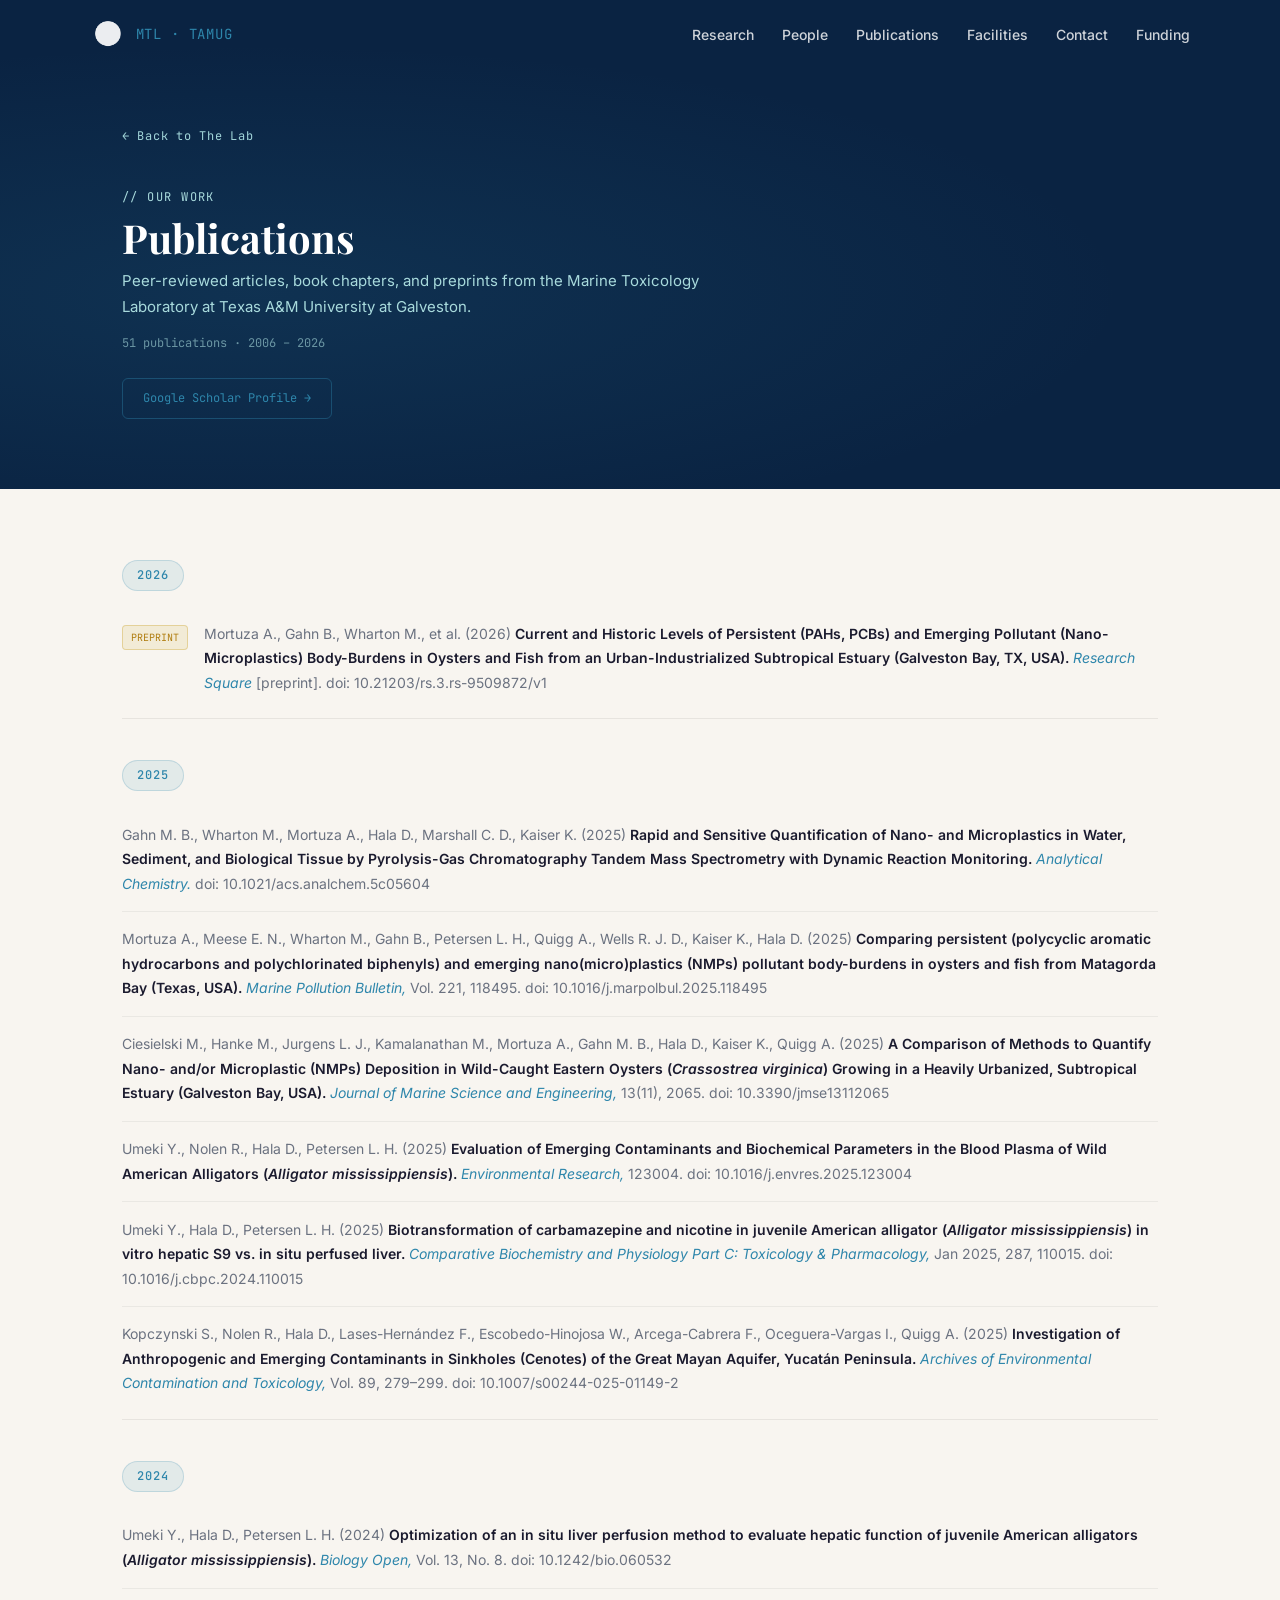
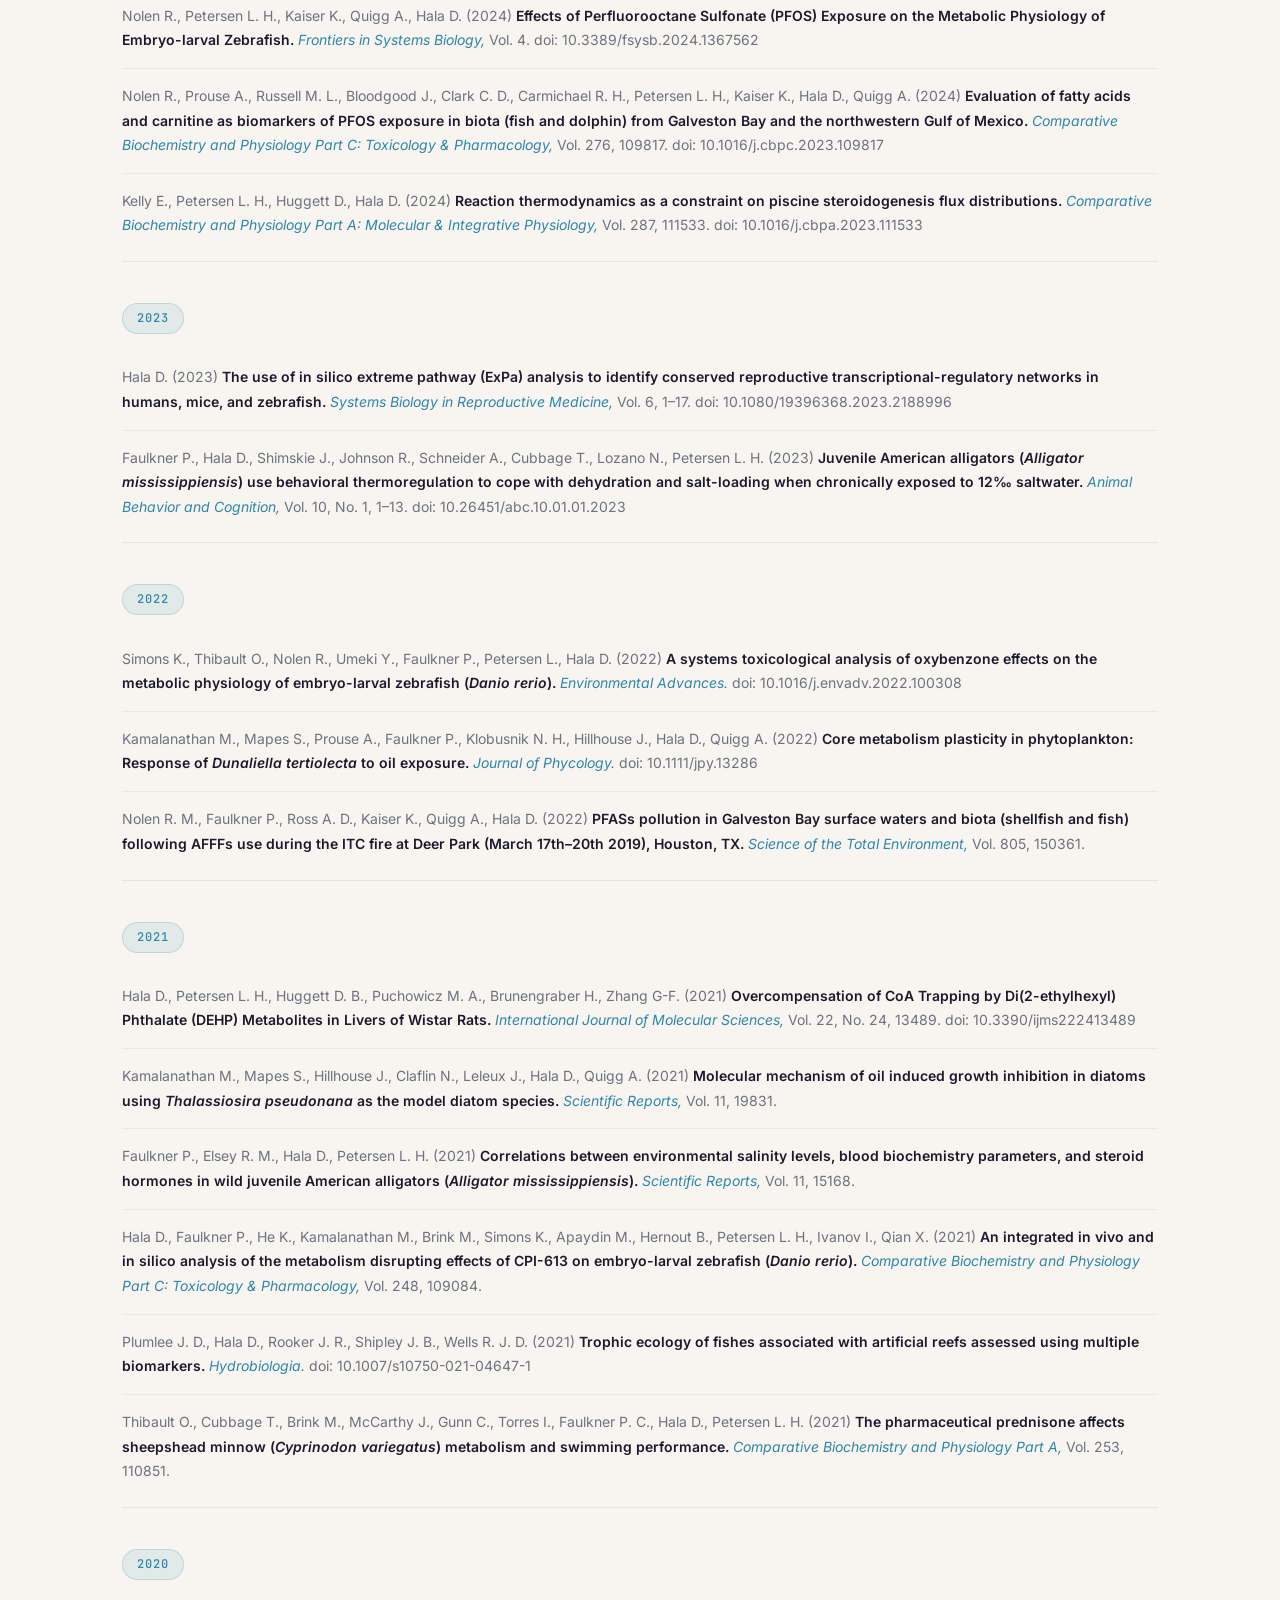
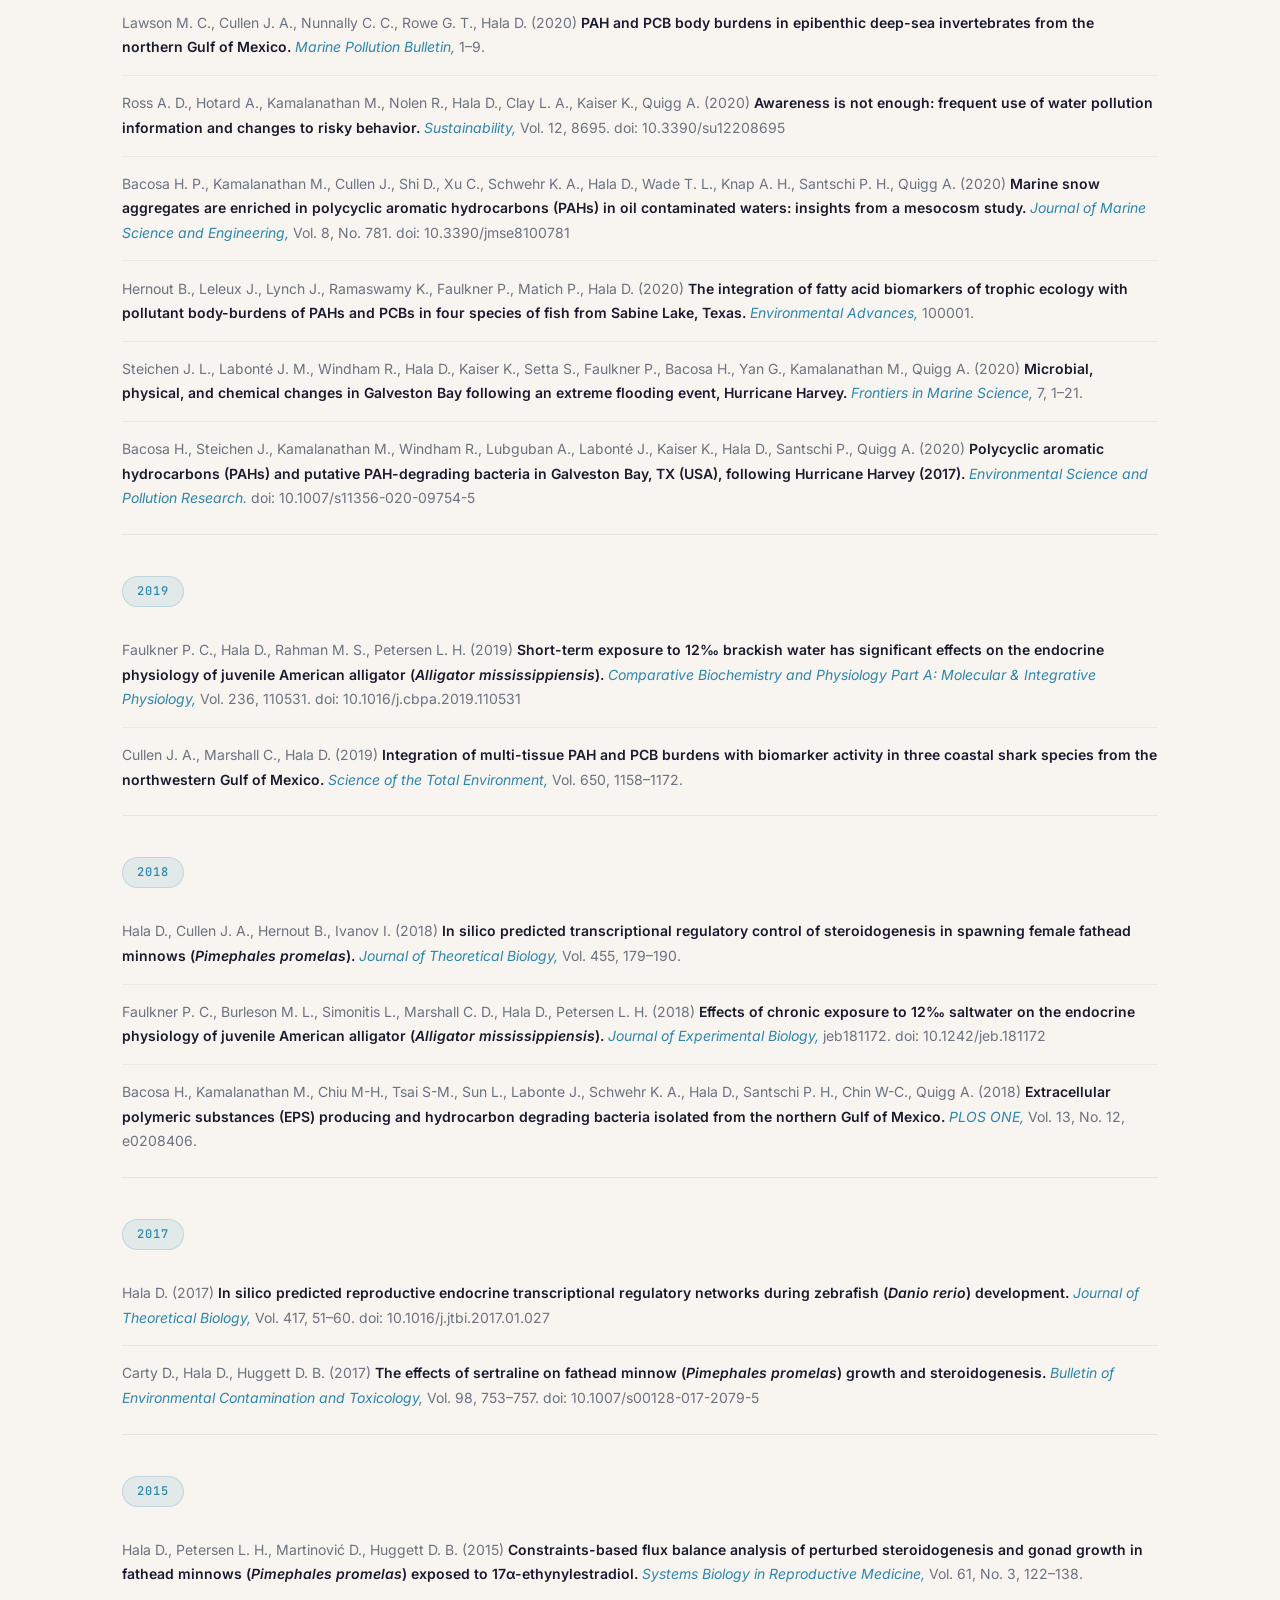
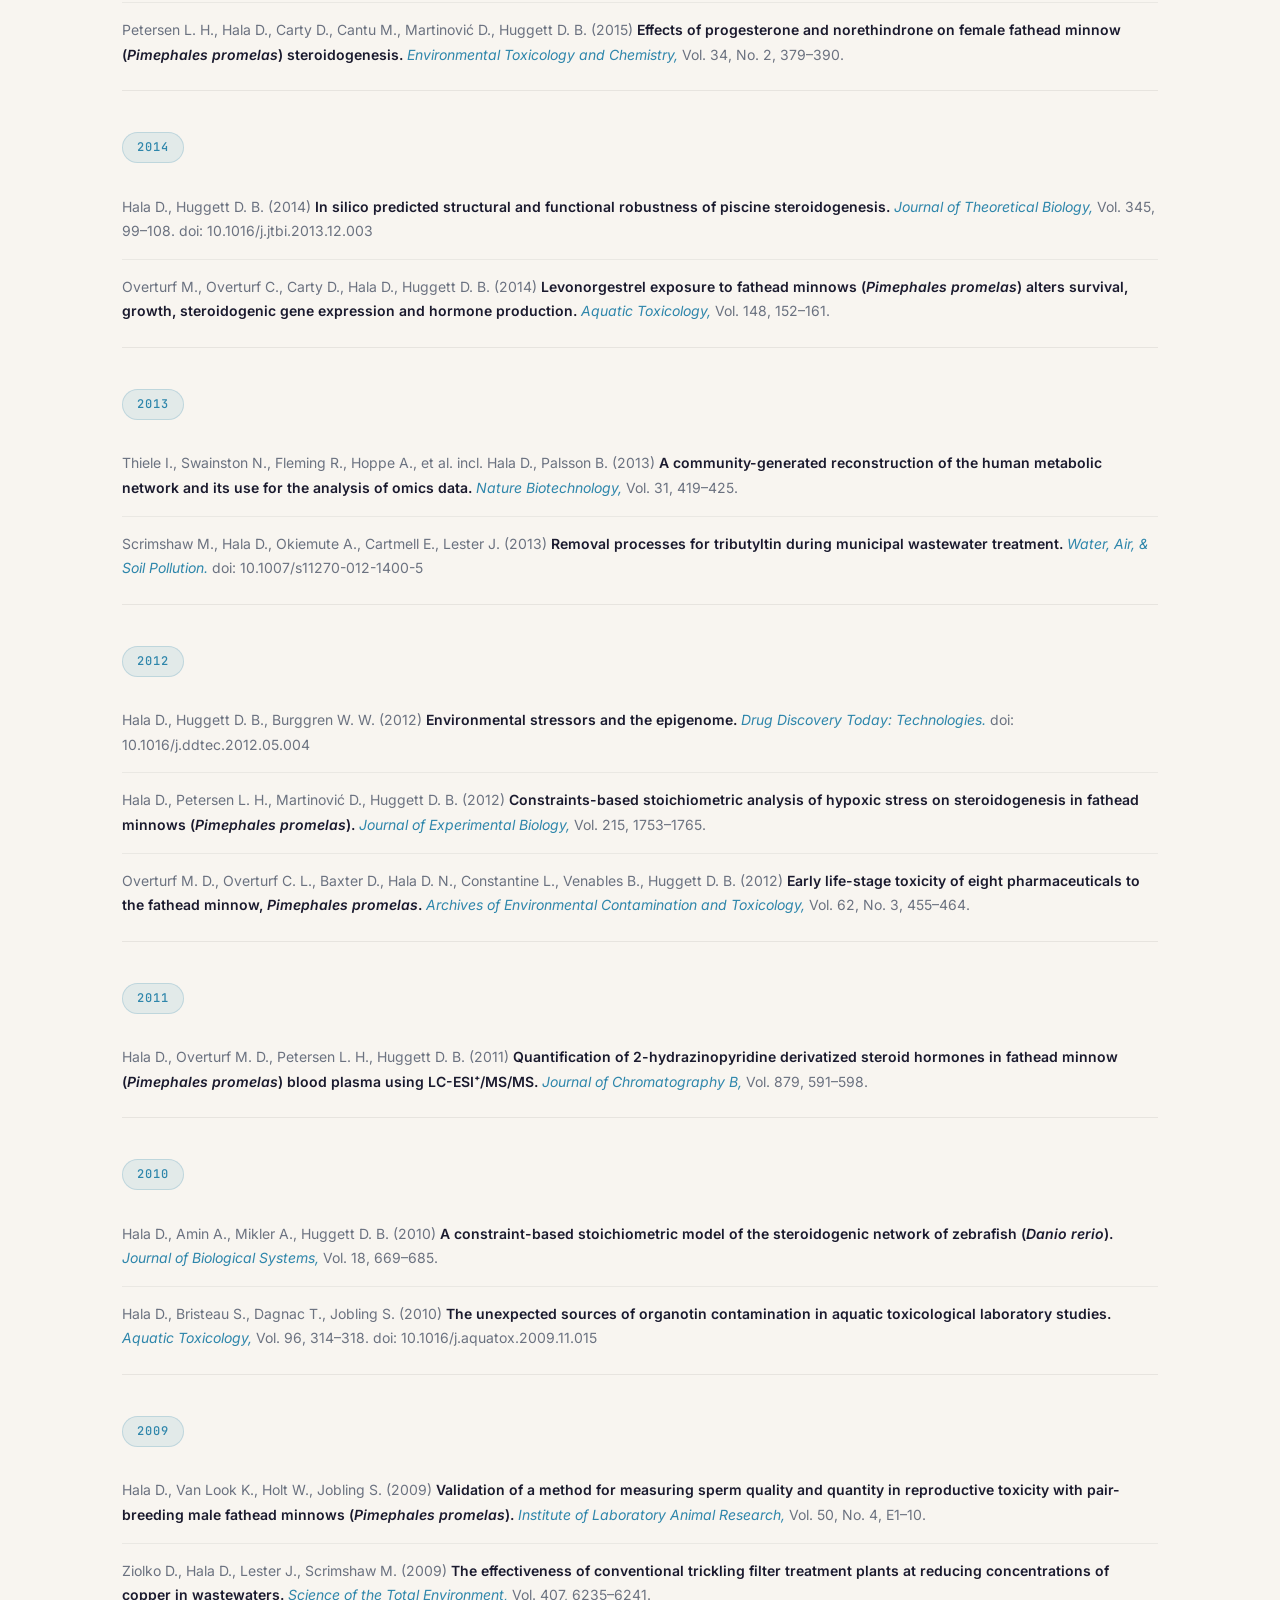
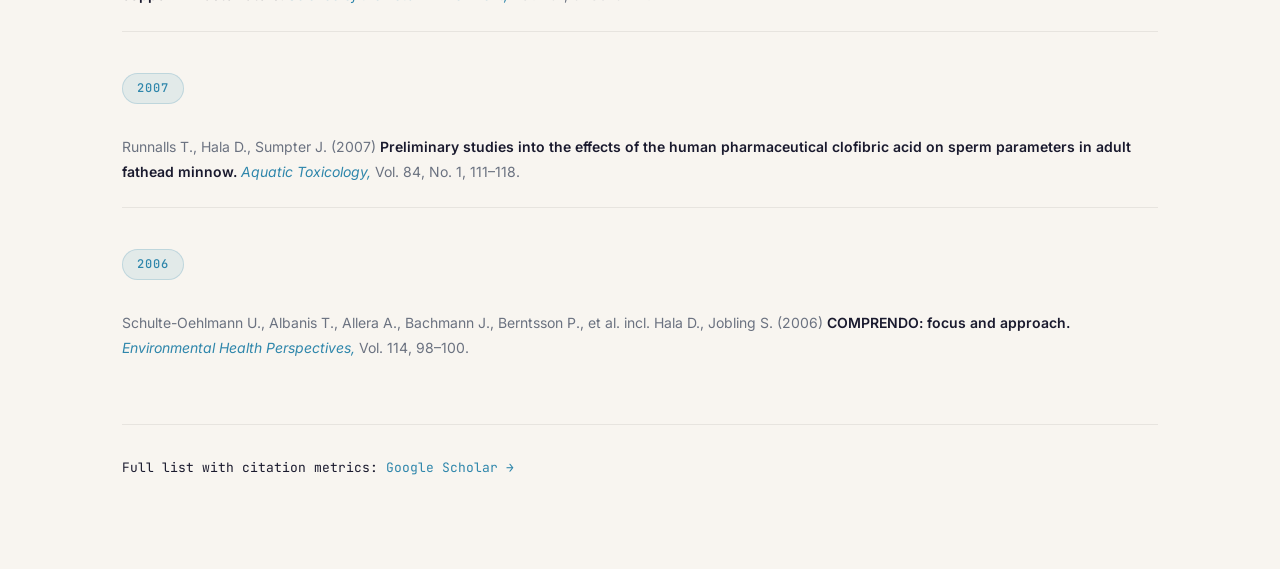
<file: publications.html>
<!DOCTYPE html>
<html lang="en">
<head>
  <meta charset="UTF-8" />
  <meta name="viewport" content="width=device-width, initial-scale=1.0" />
  <title>Publications · Hala Lab · TAMUG</title>
  <link rel="preconnect" href="https://fonts.googleapis.com" />
  <link rel="preconnect" href="https://fonts.gstatic.com" crossorigin />
  <link href="https://fonts.googleapis.com/css2?family=Playfair+Display:ital,wght@0,400;0,600;0,700;1,400&family=Inter:wght@400;500;600&family=JetBrains+Mono:wght@400;500&display=swap" rel="stylesheet" />
  <link rel="stylesheet" href="styles.css" />
</head>
<body>

<nav id="nav" role="navigation" aria-label="Main navigation">
  <div class="nav-inner">
    <a href="index.html" class="nav-logo" aria-label="Return to Hala Lab home">
      <img src="Images/marine_tox_lab_logo.png" alt="MTL logo" />
      <span class="nav-logo-text">MTL · TAMUG</span>
    </a>
    <ul class="nav-links" role="list">
      <li><a href="index.html#research">Research</a></li>
      <li><a href="index.html#people">People</a></li>
      <li><a href="index.html#publications">Publications</a></li>
      <li><a href="index.html#facilities">Facilities</a></li>
      <li><a href="index.html#join">Contact</a></li>
      <li><a href="index.html#sponsors">Funding</a></li>
    </ul>
    <button class="nav-hamburger" aria-label="Toggle menu" aria-expanded="false" aria-controls="navMobile">
      <span></span><span></span><span></span>
    </button>
  </div>
</nav>

<div id="navMobile" aria-hidden="true" role="dialog" aria-modal="true" aria-label="Navigation menu">
  <a href="index.html#research" class="mob-link">Research</a>
  <a href="index.html#people" class="mob-link">People</a>
  <a href="index.html#publications" class="mob-link">Publications</a>
  <a href="index.html#facilities" class="mob-link">Facilities</a>
  <a href="index.html#join" class="mob-link">Contact</a>
  <a href="index.html#sponsors" class="mob-link">Funding</a>
</div>

<main>

<section class="bio-hero">
  <div class="container">
    <a href="index.html" class="bio-back">← Back to The Lab</a>
    <div class="pubs-hero-text">
      <p class="section-label" style="color:var(--teal-light);margin-bottom:0.5rem;">// our work</p>
      <h1 class="bio-name">Publications</h1>
      <p class="bio-role" style="max-width:640px;margin-top:0.5rem;">Peer-reviewed articles, book chapters, and preprints from the Marine Toxicology Laboratory at Texas A&amp;M University at Galveston.</p>
      <p class="pubs-count">51 publications · 2006 – 2026</p>
      <a href="https://scholar.google.com/citations?hl=en&user=_JAMNkUAAAAJ&view_op=list_works&sortby=pubdate"
         target="_blank" rel="noopener" class="pubs-scholar-btn">
        Google Scholar Profile →
      </a>
    </div>
  </div>
</section>

<section class="bio-body">
  <div class="container">

    <!-- 2026 -->
    <div class="pub-year-section">
      <span class="pub-year-label">2026</span>
      <ul class="pub-list-full">

        <li class="pub-list-item">
          <span class="pub-badge-preprint">PREPRINT</span>
          <p class="pub-entry-text">
            Mortuza A., Gahn B., Wharton M., et al. (2026)
            <a href="https://doi.org/10.21203/rs.3.rs-9509872/v1" class="pub-entry-title" target="_blank" rel="noopener">
              Current and Historic Levels of Persistent (PAHs, PCBs) and Emerging Pollutant (Nano-Microplastics) Body-Burdens in Oysters and Fish from an Urban-Industrialized Subtropical Estuary (Galveston Bay, TX, USA).
            </a>
            <em class="pub-entry-venue">Research Square</em> [preprint].
            doi: 10.21203/rs.3.rs-9509872/v1
          </p>
        </li>

      </ul>
    </div>

    <!-- 2025 -->
    <div class="pub-year-section">
      <span class="pub-year-label">2025</span>
      <ul class="pub-list-full">

        <li class="pub-list-item">
          <p class="pub-entry-text">
            Gahn M. B., Wharton M., Mortuza A., Hala D., Marshall C. D., Kaiser K. (2025)
            <a href="https://doi.org/10.1021/acs.analchem.5c05604" class="pub-entry-title" target="_blank" rel="noopener">
              Rapid and Sensitive Quantification of Nano- and Microplastics in Water, Sediment, and Biological Tissue by Pyrolysis-Gas Chromatography Tandem Mass Spectrometry with Dynamic Reaction Monitoring.
            </a>
            <em class="pub-entry-venue">Analytical Chemistry.</em>
            doi: 10.1021/acs.analchem.5c05604
          </p>
        </li>

        <li class="pub-list-item">
          <p class="pub-entry-text">
            Mortuza A., Meese E. N., Wharton M., Gahn B., Petersen L. H., Quigg A., Wells R. J. D., Kaiser K., Hala D. (2025)
            <a href="https://doi.org/10.1016/j.marpolbul.2025.118495" class="pub-entry-title" target="_blank" rel="noopener">
              Comparing persistent (polycyclic aromatic hydrocarbons and polychlorinated biphenyls) and emerging nano(micro)plastics (NMPs) pollutant body-burdens in oysters and fish from Matagorda Bay (Texas, USA).
            </a>
            <em class="pub-entry-venue">Marine Pollution Bulletin,</em> Vol. 221, 118495.
            doi: 10.1016/j.marpolbul.2025.118495
          </p>
        </li>

        <li class="pub-list-item">
          <p class="pub-entry-text">
            Ciesielski M., Hanke M., Jurgens L. J., Kamalanathan M., Mortuza A., Gahn M. B., Hala D., Kaiser K., Quigg A. (2025)
            <a href="https://doi.org/10.3390/jmse13112065" class="pub-entry-title" target="_blank" rel="noopener">
              A Comparison of Methods to Quantify Nano- and/or Microplastic (NMPs) Deposition in Wild-Caught Eastern Oysters (<em>Crassostrea virginica</em>) Growing in a Heavily Urbanized, Subtropical Estuary (Galveston Bay, USA).
            </a>
            <em class="pub-entry-venue">Journal of Marine Science and Engineering,</em> 13(11), 2065.
            doi: 10.3390/jmse13112065
          </p>
        </li>

        <li class="pub-list-item">
          <p class="pub-entry-text">
            Umeki Y., Nolen R., Hala D., Petersen L. H. (2025)
            <a href="https://doi.org/10.1016/j.envres.2025.123004" class="pub-entry-title" target="_blank" rel="noopener">
              Evaluation of Emerging Contaminants and Biochemical Parameters in the Blood Plasma of Wild American Alligators (<em>Alligator mississippiensis</em>).
            </a>
            <em class="pub-entry-venue">Environmental Research,</em> 123004.
            doi: 10.1016/j.envres.2025.123004
          </p>
        </li>

        <li class="pub-list-item">
          <p class="pub-entry-text">
            Umeki Y., Hala D., Petersen L. H. (2025)
            <a href="https://doi.org/10.1016/j.cbpc.2024.110015" class="pub-entry-title" target="_blank" rel="noopener">
              Biotransformation of carbamazepine and nicotine in juvenile American alligator (<em>Alligator mississippiensis</em>) in vitro hepatic S9 vs. in situ perfused liver.
            </a>
            <em class="pub-entry-venue">Comparative Biochemistry and Physiology Part C: Toxicology &amp; Pharmacology,</em> Jan 2025, 287, 110015.
            doi: 10.1016/j.cbpc.2024.110015
          </p>
        </li>

        <li class="pub-list-item">
          <p class="pub-entry-text">
            Kopczynski S., Nolen R., Hala D., Lases-Hernández F., Escobedo-Hinojosa W., Arcega-Cabrera F., Oceguera-Vargas I., Quigg A. (2025)
            <a href="https://doi.org/10.1007/s00244-025-01149-2" class="pub-entry-title" target="_blank" rel="noopener">
              Investigation of Anthropogenic and Emerging Contaminants in Sinkholes (Cenotes) of the Great Mayan Aquifer, Yucatán Peninsula.
            </a>
            <em class="pub-entry-venue">Archives of Environmental Contamination and Toxicology,</em> Vol. 89, 279–299.
            doi: 10.1007/s00244-025-01149-2
          </p>
        </li>

      </ul>
    </div>

    <!-- 2024 -->
    <div class="pub-year-section">
      <span class="pub-year-label">2024</span>
      <ul class="pub-list-full">

        <li class="pub-list-item">
          <p class="pub-entry-text">
            Umeki Y., Hala D., Petersen L. H. (2024)
            <a href="https://doi.org/10.1242/bio.060532" class="pub-entry-title" target="_blank" rel="noopener">
              Optimization of an in situ liver perfusion method to evaluate hepatic function of juvenile American alligators (<em>Alligator mississippiensis</em>).
            </a>
            <em class="pub-entry-venue">Biology Open,</em> Vol. 13, No. 8.
            doi: 10.1242/bio.060532
          </p>
        </li>

        <li class="pub-list-item">
          <p class="pub-entry-text">
            Nolen R., Petersen L. H., Kaiser K., Quigg A., Hala D. (2024)
            <a href="https://doi.org/10.3389/fsysb.2024.1367562" class="pub-entry-title" target="_blank" rel="noopener">
              Effects of Perfluorooctane Sulfonate (PFOS) Exposure on the Metabolic Physiology of Embryo-larval Zebrafish.
            </a>
            <em class="pub-entry-venue">Frontiers in Systems Biology,</em> Vol. 4.
            doi: 10.3389/fsysb.2024.1367562
          </p>
        </li>

        <li class="pub-list-item">
          <p class="pub-entry-text">
            Nolen R., Prouse A., Russell M. L., Bloodgood J., Clark C. D., Carmichael R. H., Petersen L. H., Kaiser K., Hala D., Quigg A. (2024)
            <a href="https://doi.org/10.1016/j.cbpc.2023.109817" class="pub-entry-title" target="_blank" rel="noopener">
              Evaluation of fatty acids and carnitine as biomarkers of PFOS exposure in biota (fish and dolphin) from Galveston Bay and the northwestern Gulf of Mexico.
            </a>
            <em class="pub-entry-venue">Comparative Biochemistry and Physiology Part C: Toxicology &amp; Pharmacology,</em> Vol. 276, 109817.
            doi: 10.1016/j.cbpc.2023.109817
          </p>
        </li>

        <li class="pub-list-item">
          <p class="pub-entry-text">
            Kelly E., Petersen L. H., Huggett D., Hala D. (2024)
            <a href="https://doi.org/10.1016/j.cbpa.2023.111533" class="pub-entry-title" target="_blank" rel="noopener">
              Reaction thermodynamics as a constraint on piscine steroidogenesis flux distributions.
            </a>
            <em class="pub-entry-venue">Comparative Biochemistry and Physiology Part A: Molecular &amp; Integrative Physiology,</em> Vol. 287, 111533.
            doi: 10.1016/j.cbpa.2023.111533
          </p>
        </li>

      </ul>
    </div>

    <!-- 2023 -->
    <div class="pub-year-section">
      <span class="pub-year-label">2023</span>
      <ul class="pub-list-full">

        <li class="pub-list-item">
          <p class="pub-entry-text">
            Hala D. (2023)
            <a href="https://doi.org/10.1080/19396368.2023.2188996" class="pub-entry-title" target="_blank" rel="noopener">
              The use of in silico extreme pathway (ExPa) analysis to identify conserved reproductive transcriptional-regulatory networks in humans, mice, and zebrafish.
            </a>
            <em class="pub-entry-venue">Systems Biology in Reproductive Medicine,</em> Vol. 6, 1–17.
            doi: 10.1080/19396368.2023.2188996
          </p>
        </li>

        <li class="pub-list-item">
          <p class="pub-entry-text">
            Faulkner P., Hala D., Shimskie J., Johnson R., Schneider A., Cubbage T., Lozano N., Petersen L. H. (2023)
            <a href="https://doi.org/10.26451/abc.10.01.01.2023" class="pub-entry-title" target="_blank" rel="noopener">
              Juvenile American alligators (<em>Alligator mississippiensis</em>) use behavioral thermoregulation to cope with dehydration and salt-loading when chronically exposed to 12‰ saltwater.
            </a>
            <em class="pub-entry-venue">Animal Behavior and Cognition,</em> Vol. 10, No. 1, 1–13.
            doi: 10.26451/abc.10.01.01.2023
          </p>
        </li>

      </ul>
    </div>

    <!-- 2022 -->
    <div class="pub-year-section">
      <span class="pub-year-label">2022</span>
      <ul class="pub-list-full">

        <li class="pub-list-item">
          <p class="pub-entry-text">
            Simons K., Thibault O., Nolen R., Umeki Y., Faulkner P., Petersen L., Hala D. (2022)
            <a href="https://doi.org/10.1016/j.envadv.2022.100308" class="pub-entry-title" target="_blank" rel="noopener">
              A systems toxicological analysis of oxybenzone effects on the metabolic physiology of embryo-larval zebrafish (<em>Danio rerio</em>).
            </a>
            <em class="pub-entry-venue">Environmental Advances.</em>
            doi: 10.1016/j.envadv.2022.100308
          </p>
        </li>

        <li class="pub-list-item">
          <p class="pub-entry-text">
            Kamalanathan M., Mapes S., Prouse A., Faulkner P., Klobusnik N. H., Hillhouse J., Hala D., Quigg A. (2022)
            <a href="https://doi.org/10.1111/jpy.13286" class="pub-entry-title" target="_blank" rel="noopener">
              Core metabolism plasticity in phytoplankton: Response of <em>Dunaliella tertiolecta</em> to oil exposure.
            </a>
            <em class="pub-entry-venue">Journal of Phycology.</em>
            doi: 10.1111/jpy.13286
          </p>
        </li>

        <li class="pub-list-item">
          <p class="pub-entry-text">
            Nolen R. M., Faulkner P., Ross A. D., Kaiser K., Quigg A., Hala D. (2022)
            <span class="pub-entry-title">
              PFASs pollution in Galveston Bay surface waters and biota (shellfish and fish) following AFFFs use during the ITC fire at Deer Park (March 17th–20th 2019), Houston, TX.
            </span>
            <em class="pub-entry-venue">Science of the Total Environment,</em> Vol. 805, 150361.
          </p>
        </li>

      </ul>
    </div>

    <!-- 2021 -->
    <div class="pub-year-section">
      <span class="pub-year-label">2021</span>
      <ul class="pub-list-full">

        <li class="pub-list-item">
          <p class="pub-entry-text">
            Hala D., Petersen L. H., Huggett D. B., Puchowicz M. A., Brunengraber H., Zhang G-F. (2021)
            <a href="https://doi.org/10.3390/ijms222413489" class="pub-entry-title" target="_blank" rel="noopener">
              Overcompensation of CoA Trapping by Di(2-ethylhexyl) Phthalate (DEHP) Metabolites in Livers of Wistar Rats.
            </a>
            <em class="pub-entry-venue">International Journal of Molecular Sciences,</em> Vol. 22, No. 24, 13489.
            doi: 10.3390/ijms222413489
          </p>
        </li>

        <li class="pub-list-item">
          <p class="pub-entry-text">
            Kamalanathan M., Mapes S., Hillhouse J., Claflin N., Leleux J., Hala D., Quigg A. (2021)
            <span class="pub-entry-title">
              Molecular mechanism of oil induced growth inhibition in diatoms using <em>Thalassiosira pseudonana</em> as the model diatom species.
            </span>
            <em class="pub-entry-venue">Scientific Reports,</em> Vol. 11, 19831.
          </p>
        </li>

        <li class="pub-list-item">
          <p class="pub-entry-text">
            Faulkner P., Elsey R. M., Hala D., Petersen L. H. (2021)
            <span class="pub-entry-title">
              Correlations between environmental salinity levels, blood biochemistry parameters, and steroid hormones in wild juvenile American alligators (<em>Alligator mississippiensis</em>).
            </span>
            <em class="pub-entry-venue">Scientific Reports,</em> Vol. 11, 15168.
          </p>
        </li>

        <li class="pub-list-item">
          <p class="pub-entry-text">
            Hala D., Faulkner P., He K., Kamalanathan M., Brink M., Simons K., Apaydin M., Hernout B., Petersen L. H., Ivanov I., Qian X. (2021)
            <span class="pub-entry-title">
              An integrated in vivo and in silico analysis of the metabolism disrupting effects of CPI-613 on embryo-larval zebrafish (<em>Danio rerio</em>).
            </span>
            <em class="pub-entry-venue">Comparative Biochemistry and Physiology Part C: Toxicology &amp; Pharmacology,</em> Vol. 248, 109084.
          </p>
        </li>

        <li class="pub-list-item">
          <p class="pub-entry-text">
            Plumlee J. D., Hala D., Rooker J. R., Shipley J. B., Wells R. J. D. (2021)
            <a href="https://doi.org/10.1007/s10750-021-04647-1" class="pub-entry-title" target="_blank" rel="noopener">
              Trophic ecology of fishes associated with artificial reefs assessed using multiple biomarkers.
            </a>
            <em class="pub-entry-venue">Hydrobiologia.</em>
            doi: 10.1007/s10750-021-04647-1
          </p>
        </li>

        <li class="pub-list-item">
          <p class="pub-entry-text">
            Thibault O., Cubbage T., Brink M., McCarthy J., Gunn C., Torres I., Faulkner P. C., Hala D., Petersen L. H. (2021)
            <span class="pub-entry-title">
              The pharmaceutical prednisone affects sheepshead minnow (<em>Cyprinodon variegatus</em>) metabolism and swimming performance.
            </span>
            <em class="pub-entry-venue">Comparative Biochemistry and Physiology Part A,</em> Vol. 253, 110851.
          </p>
        </li>

      </ul>
    </div>

    <!-- 2020 -->
    <div class="pub-year-section">
      <span class="pub-year-label">2020</span>
      <ul class="pub-list-full">

        <li class="pub-list-item">
          <p class="pub-entry-text">
            Lawson M. C., Cullen J. A., Nunnally C. C., Rowe G. T., Hala D. (2020)
            <span class="pub-entry-title">
              PAH and PCB body burdens in epibenthic deep-sea invertebrates from the northern Gulf of Mexico.
            </span>
            <em class="pub-entry-venue">Marine Pollution Bulletin,</em> 1–9.
          </p>
        </li>

        <li class="pub-list-item">
          <p class="pub-entry-text">
            Ross A. D., Hotard A., Kamalanathan M., Nolen R., Hala D., Clay L. A., Kaiser K., Quigg A. (2020)
            <a href="https://doi.org/10.3390/su12208695" class="pub-entry-title" target="_blank" rel="noopener">
              Awareness is not enough: frequent use of water pollution information and changes to risky behavior.
            </a>
            <em class="pub-entry-venue">Sustainability,</em> Vol. 12, 8695.
            doi: 10.3390/su12208695
          </p>
        </li>

        <li class="pub-list-item">
          <p class="pub-entry-text">
            Bacosa H. P., Kamalanathan M., Cullen J., Shi D., Xu C., Schwehr K. A., Hala D., Wade T. L., Knap A. H., Santschi P. H., Quigg A. (2020)
            <a href="https://doi.org/10.3390/jmse8100781" class="pub-entry-title" target="_blank" rel="noopener">
              Marine snow aggregates are enriched in polycyclic aromatic hydrocarbons (PAHs) in oil contaminated waters: insights from a mesocosm study.
            </a>
            <em class="pub-entry-venue">Journal of Marine Science and Engineering,</em> Vol. 8, No. 781.
            doi: 10.3390/jmse8100781
          </p>
        </li>

        <li class="pub-list-item">
          <p class="pub-entry-text">
            Hernout B., Leleux J., Lynch J., Ramaswamy K., Faulkner P., Matich P., Hala D. (2020)
            <span class="pub-entry-title">
              The integration of fatty acid biomarkers of trophic ecology with pollutant body-burdens of PAHs and PCBs in four species of fish from Sabine Lake, Texas.
            </span>
            <em class="pub-entry-venue">Environmental Advances,</em> 100001.
          </p>
        </li>

        <li class="pub-list-item">
          <p class="pub-entry-text">
            Steichen J. L., Labonté J. M., Windham R., Hala D., Kaiser K., Setta S., Faulkner P., Bacosa H., Yan G., Kamalanathan M., Quigg A. (2020)
            <span class="pub-entry-title">
              Microbial, physical, and chemical changes in Galveston Bay following an extreme flooding event, Hurricane Harvey.
            </span>
            <em class="pub-entry-venue">Frontiers in Marine Science,</em> 7, 1–21.
          </p>
        </li>

        <li class="pub-list-item">
          <p class="pub-entry-text">
            Bacosa H., Steichen J., Kamalanathan M., Windham R., Lubguban A., Labonté J., Kaiser K., Hala D., Santschi P., Quigg A. (2020)
            <a href="https://doi.org/10.1007/s11356-020-09754-5" class="pub-entry-title" target="_blank" rel="noopener">
              Polycyclic aromatic hydrocarbons (PAHs) and putative PAH-degrading bacteria in Galveston Bay, TX (USA), following Hurricane Harvey (2017).
            </a>
            <em class="pub-entry-venue">Environmental Science and Pollution Research.</em>
            doi: 10.1007/s11356-020-09754-5
          </p>
        </li>

      </ul>
    </div>

    <!-- 2019 -->
    <div class="pub-year-section">
      <span class="pub-year-label">2019</span>
      <ul class="pub-list-full">

        <li class="pub-list-item">
          <p class="pub-entry-text">
            Faulkner P. C., Hala D., Rahman M. S., Petersen L. H. (2019)
            <a href="https://doi.org/10.1016/j.cbpa.2019.110531" class="pub-entry-title" target="_blank" rel="noopener">
              Short-term exposure to 12‰ brackish water has significant effects on the endocrine physiology of juvenile American alligator (<em>Alligator mississippiensis</em>).
            </a>
            <em class="pub-entry-venue">Comparative Biochemistry and Physiology Part A: Molecular &amp; Integrative Physiology,</em> Vol. 236, 110531.
            doi: 10.1016/j.cbpa.2019.110531
          </p>
        </li>

        <li class="pub-list-item">
          <p class="pub-entry-text">
            Cullen J. A., Marshall C., Hala D. (2019)
            <span class="pub-entry-title">
              Integration of multi-tissue PAH and PCB burdens with biomarker activity in three coastal shark species from the northwestern Gulf of Mexico.
            </span>
            <em class="pub-entry-venue">Science of the Total Environment,</em> Vol. 650, 1158–1172.
          </p>
        </li>

      </ul>
    </div>

    <!-- 2018 -->
    <div class="pub-year-section">
      <span class="pub-year-label">2018</span>
      <ul class="pub-list-full">

        <li class="pub-list-item">
          <p class="pub-entry-text">
            Hala D., Cullen J. A., Hernout B., Ivanov I. (2018)
            <span class="pub-entry-title">
              In silico predicted transcriptional regulatory control of steroidogenesis in spawning female fathead minnows (<em>Pimephales promelas</em>).
            </span>
            <em class="pub-entry-venue">Journal of Theoretical Biology,</em> Vol. 455, 179–190.
          </p>
        </li>

        <li class="pub-list-item">
          <p class="pub-entry-text">
            Faulkner P. C., Burleson M. L., Simonitis L., Marshall C. D., Hala D., Petersen L. H. (2018)
            <a href="https://doi.org/10.1242/jeb.181172" class="pub-entry-title" target="_blank" rel="noopener">
              Effects of chronic exposure to 12‰ saltwater on the endocrine physiology of juvenile American alligator (<em>Alligator mississippiensis</em>).
            </a>
            <em class="pub-entry-venue">Journal of Experimental Biology,</em> jeb181172.
            doi: 10.1242/jeb.181172
          </p>
        </li>

        <li class="pub-list-item">
          <p class="pub-entry-text">
            Bacosa H., Kamalanathan M., Chiu M-H., Tsai S-M., Sun L., Labonte J., Schwehr K. A., Hala D., Santschi P. H., Chin W-C., Quigg A. (2018)
            <span class="pub-entry-title">
              Extracellular polymeric substances (EPS) producing and hydrocarbon degrading bacteria isolated from the northern Gulf of Mexico.
            </span>
            <em class="pub-entry-venue">PLOS ONE,</em> Vol. 13, No. 12, e0208406.
          </p>
        </li>

      </ul>
    </div>

    <!-- 2017 -->
    <div class="pub-year-section">
      <span class="pub-year-label">2017</span>
      <ul class="pub-list-full">

        <li class="pub-list-item">
          <p class="pub-entry-text">
            Hala D. (2017)
            <a href="https://doi.org/10.1016/j.jtbi.2017.01.027" class="pub-entry-title" target="_blank" rel="noopener">
              In silico predicted reproductive endocrine transcriptional regulatory networks during zebrafish (<em>Danio rerio</em>) development.
            </a>
            <em class="pub-entry-venue">Journal of Theoretical Biology,</em> Vol. 417, 51–60.
            doi: 10.1016/j.jtbi.2017.01.027
          </p>
        </li>

        <li class="pub-list-item">
          <p class="pub-entry-text">
            Carty D., Hala D., Huggett D. B. (2017)
            <a href="https://doi.org/10.1007/s00128-017-2079-5" class="pub-entry-title" target="_blank" rel="noopener">
              The effects of sertraline on fathead minnow (<em>Pimephales promelas</em>) growth and steroidogenesis.
            </a>
            <em class="pub-entry-venue">Bulletin of Environmental Contamination and Toxicology,</em> Vol. 98, 753–757.
            doi: 10.1007/s00128-017-2079-5
          </p>
        </li>

      </ul>
    </div>

    <!-- 2015 -->
    <div class="pub-year-section">
      <span class="pub-year-label">2015</span>
      <ul class="pub-list-full">

        <li class="pub-list-item">
          <p class="pub-entry-text">
            Hala D., Petersen L. H., Martinović D., Huggett D. B. (2015)
            <span class="pub-entry-title">
              Constraints-based flux balance analysis of perturbed steroidogenesis and gonad growth in fathead minnows (<em>Pimephales promelas</em>) exposed to 17α-ethynylestradiol.
            </span>
            <em class="pub-entry-venue">Systems Biology in Reproductive Medicine,</em> Vol. 61, No. 3, 122–138.
          </p>
        </li>

        <li class="pub-list-item">
          <p class="pub-entry-text">
            Petersen L. H., Hala D., Carty D., Cantu M., Martinović D., Huggett D. B. (2015)
            <span class="pub-entry-title">
              Effects of progesterone and norethindrone on female fathead minnow (<em>Pimephales promelas</em>) steroidogenesis.
            </span>
            <em class="pub-entry-venue">Environmental Toxicology and Chemistry,</em> Vol. 34, No. 2, 379–390.
          </p>
        </li>

      </ul>
    </div>

    <!-- 2014 -->
    <div class="pub-year-section">
      <span class="pub-year-label">2014</span>
      <ul class="pub-list-full">

        <li class="pub-list-item">
          <p class="pub-entry-text">
            Hala D., Huggett D. B. (2014)
            <a href="https://doi.org/10.1016/j.jtbi.2013.12.003" class="pub-entry-title" target="_blank" rel="noopener">
              In silico predicted structural and functional robustness of piscine steroidogenesis.
            </a>
            <em class="pub-entry-venue">Journal of Theoretical Biology,</em> Vol. 345, 99–108.
            doi: 10.1016/j.jtbi.2013.12.003
          </p>
        </li>

        <li class="pub-list-item">
          <p class="pub-entry-text">
            Overturf M., Overturf C., Carty D., Hala D., Huggett D. B. (2014)
            <span class="pub-entry-title">
              Levonorgestrel exposure to fathead minnows (<em>Pimephales promelas</em>) alters survival, growth, steroidogenic gene expression and hormone production.
            </span>
            <em class="pub-entry-venue">Aquatic Toxicology,</em> Vol. 148, 152–161.
          </p>
        </li>

      </ul>
    </div>

    <!-- 2013 -->
    <div class="pub-year-section">
      <span class="pub-year-label">2013</span>
      <ul class="pub-list-full">

        <li class="pub-list-item">
          <p class="pub-entry-text">
            Thiele I., Swainston N., Fleming R., Hoppe A., et al. incl. Hala D., Palsson B. (2013)
            <span class="pub-entry-title">
              A community-generated reconstruction of the human metabolic network and its use for the analysis of omics data.
            </span>
            <em class="pub-entry-venue">Nature Biotechnology,</em> Vol. 31, 419–425.
          </p>
        </li>

        <li class="pub-list-item">
          <p class="pub-entry-text">
            Scrimshaw M., Hala D., Okiemute A., Cartmell E., Lester J. (2013)
            <a href="https://doi.org/10.1007/s11270-012-1400-5" class="pub-entry-title" target="_blank" rel="noopener">
              Removal processes for tributyltin during municipal wastewater treatment.
            </a>
            <em class="pub-entry-venue">Water, Air, &amp; Soil Pollution.</em>
            doi: 10.1007/s11270-012-1400-5
          </p>
        </li>

      </ul>
    </div>

    <!-- 2012 -->
    <div class="pub-year-section">
      <span class="pub-year-label">2012</span>
      <ul class="pub-list-full">

        <li class="pub-list-item">
          <p class="pub-entry-text">
            Hala D., Huggett D. B., Burggren W. W. (2012)
            <a href="https://doi.org/10.1016/j.ddtec.2012.05.004" class="pub-entry-title" target="_blank" rel="noopener">
              Environmental stressors and the epigenome.
            </a>
            <em class="pub-entry-venue">Drug Discovery Today: Technologies.</em>
            doi: 10.1016/j.ddtec.2012.05.004
          </p>
        </li>

        <li class="pub-list-item">
          <p class="pub-entry-text">
            Hala D., Petersen L. H., Martinović D., Huggett D. B. (2012)
            <span class="pub-entry-title">
              Constraints-based stoichiometric analysis of hypoxic stress on steroidogenesis in fathead minnows (<em>Pimephales promelas</em>).
            </span>
            <em class="pub-entry-venue">Journal of Experimental Biology,</em> Vol. 215, 1753–1765.
          </p>
        </li>

        <li class="pub-list-item">
          <p class="pub-entry-text">
            Overturf M. D., Overturf C. L., Baxter D., Hala D. N., Constantine L., Venables B., Huggett D. B. (2012)
            <span class="pub-entry-title">
              Early life-stage toxicity of eight pharmaceuticals to the fathead minnow, <em>Pimephales promelas</em>.
            </span>
            <em class="pub-entry-venue">Archives of Environmental Contamination and Toxicology,</em> Vol. 62, No. 3, 455–464.
          </p>
        </li>

      </ul>
    </div>

    <!-- 2011 -->
    <div class="pub-year-section">
      <span class="pub-year-label">2011</span>
      <ul class="pub-list-full">

        <li class="pub-list-item">
          <p class="pub-entry-text">
            Hala D., Overturf M. D., Petersen L. H., Huggett D. B. (2011)
            <span class="pub-entry-title">
              Quantification of 2-hydrazinopyridine derivatized steroid hormones in fathead minnow (<em>Pimephales promelas</em>) blood plasma using LC-ESI⁺/MS/MS.
            </span>
            <em class="pub-entry-venue">Journal of Chromatography B,</em> Vol. 879, 591–598.
          </p>
        </li>

      </ul>
    </div>

    <!-- 2010 -->
    <div class="pub-year-section">
      <span class="pub-year-label">2010</span>
      <ul class="pub-list-full">

        <li class="pub-list-item">
          <p class="pub-entry-text">
            Hala D., Amin A., Mikler A., Huggett D. B. (2010)
            <span class="pub-entry-title">
              A constraint-based stoichiometric model of the steroidogenic network of zebrafish (<em>Danio rerio</em>).
            </span>
            <em class="pub-entry-venue">Journal of Biological Systems,</em> Vol. 18, 669–685.
          </p>
        </li>

        <li class="pub-list-item">
          <p class="pub-entry-text">
            Hala D., Bristeau S., Dagnac T., Jobling S. (2010)
            <a href="https://doi.org/10.1016/j.aquatox.2009.11.015" class="pub-entry-title" target="_blank" rel="noopener">
              The unexpected sources of organotin contamination in aquatic toxicological laboratory studies.
            </a>
            <em class="pub-entry-venue">Aquatic Toxicology,</em> Vol. 96, 314–318.
            doi: 10.1016/j.aquatox.2009.11.015
          </p>
        </li>

      </ul>
    </div>

    <!-- 2009 -->
    <div class="pub-year-section">
      <span class="pub-year-label">2009</span>
      <ul class="pub-list-full">

        <li class="pub-list-item">
          <p class="pub-entry-text">
            Hala D., Van Look K., Holt W., Jobling S. (2009)
            <span class="pub-entry-title">
              Validation of a method for measuring sperm quality and quantity in reproductive toxicity with pair-breeding male fathead minnows (<em>Pimephales promelas</em>).
            </span>
            <em class="pub-entry-venue">Institute of Laboratory Animal Research,</em> Vol. 50, No. 4, E1–10.
          </p>
        </li>

        <li class="pub-list-item">
          <p class="pub-entry-text">
            Ziolko D., Hala D., Lester J., Scrimshaw M. (2009)
            <span class="pub-entry-title">
              The effectiveness of conventional trickling filter treatment plants at reducing concentrations of copper in wastewaters.
            </span>
            <em class="pub-entry-venue">Science of the Total Environment,</em> Vol. 407, 6235–6241.
          </p>
        </li>

      </ul>
    </div>

    <!-- 2007 -->
    <div class="pub-year-section">
      <span class="pub-year-label">2007</span>
      <ul class="pub-list-full">

        <li class="pub-list-item">
          <p class="pub-entry-text">
            Runnalls T., Hala D., Sumpter J. (2007)
            <span class="pub-entry-title">
              Preliminary studies into the effects of the human pharmaceutical clofibric acid on sperm parameters in adult fathead minnow.
            </span>
            <em class="pub-entry-venue">Aquatic Toxicology,</em> Vol. 84, No. 1, 111–118.
          </p>
        </li>

      </ul>
    </div>

    <!-- 2006 -->
    <div class="pub-year-section">
      <span class="pub-year-label">2006</span>
      <ul class="pub-list-full">

        <li class="pub-list-item">
          <p class="pub-entry-text">
            Schulte-Oehlmann U., Albanis T., Allera A., Bachmann J., Berntsson P., et al. incl. Hala D., Jobling S. (2006)
            <span class="pub-entry-title">
              COMPRENDO: focus and approach.
            </span>
            <em class="pub-entry-venue">Environmental Health Perspectives,</em> Vol. 114, 98–100.
          </p>
        </li>

      </ul>
    </div>

    <div class="bio-email-line" style="margin-top:3rem;border-top:1px solid rgba(0,0,0,0.07);padding-top:2rem;">
      Full list with citation metrics:
      <a href="https://scholar.google.com/citations?hl=en&user=_JAMNkUAAAAJ&view_op=list_works&sortby=pubdate" target="_blank" rel="noopener">Google Scholar →</a>
    </div>

  </div>
</section>

</main>

<script src="script.js"></script>
</body>
</html>
</file>
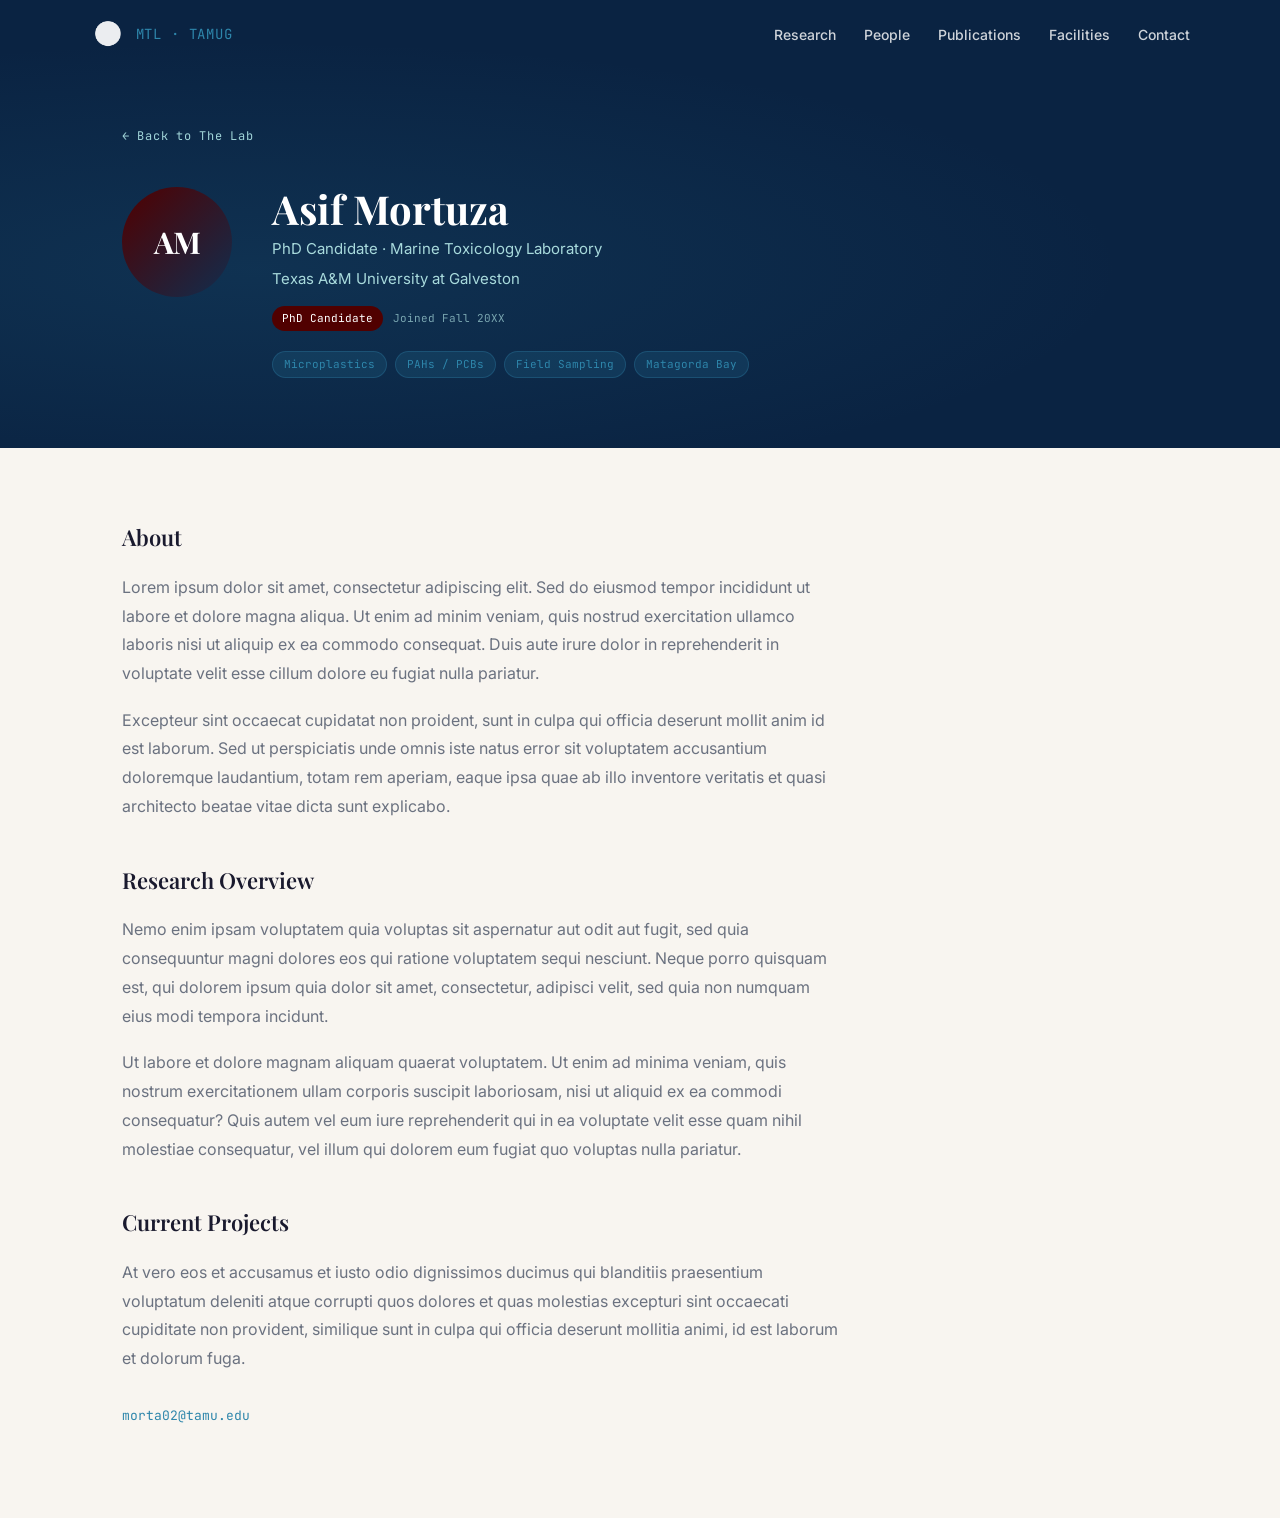
<file: bios/asif-mortuza.html>
<!DOCTYPE html>
<html lang="en">
<head>
  <meta charset="UTF-8" />
  <meta name="viewport" content="width=device-width, initial-scale=1.0" />
  <title>Asif Mortuza · Hala Lab</title>
  <link rel="preconnect" href="https://fonts.googleapis.com" />
  <link rel="preconnect" href="https://fonts.gstatic.com" crossorigin />
  <link href="https://fonts.googleapis.com/css2?family=Playfair+Display:ital,wght@0,400;0,600;0,700;1,400&family=Inter:wght@400;500;600&family=JetBrains+Mono:wght@400;500&display=swap" rel="stylesheet" />
  <link rel="stylesheet" href="../styles.css" />
</head>
<body>

<nav id="nav" role="navigation" aria-label="Main navigation">
  <div class="nav-inner">
    <a href="../index.html" class="nav-logo" aria-label="Return to Hala Lab home">
      <img src="../Images/marine_tox_lab_logo.png" alt="MTL logo" />
      <span class="nav-logo-text">MTL · TAMUG</span>
    </a>
    <ul class="nav-links" role="list">
      <li><a href="../index.html#research">Research</a></li>
      <li><a href="../index.html#people">People</a></li>
      <li><a href="../index.html#publications">Publications</a></li>
      <li><a href="../index.html#facilities">Facilities</a></li>
      <li><a href="../index.html#join">Contact</a></li>
    </ul>
  </div>
</nav>

<main>

<section class="bio-hero">
  <div class="container">
    <a href="../index.html#people" class="bio-back">← Back to The Lab</a>
    <div class="bio-hero-inner">
      <div class="bio-avatar" style="background:linear-gradient(135deg,#500000,#112d4e)">AM</div>
      <div class="bio-hero-text">
        <h1 class="bio-name">Asif Mortuza</h1>
        <p class="bio-role">PhD Candidate · Marine Toxicology Laboratory</p>
        <p class="bio-role">Texas A&amp;M University at Galveston</p>
        <div class="bio-meta-row">
          <span class="role-badge" style="margin-bottom:0;">PhD Candidate</span>
          <span class="bio-joined">Joined Fall 20XX</span><!-- UPDATE -->
        </div>
        <div class="bio-keywords">
          <span class="bio-kw">Microplastics</span>
          <span class="bio-kw">PAHs / PCBs</span>
          <span class="bio-kw">Field Sampling</span>
          <span class="bio-kw">Matagorda Bay</span>
        </div>
      </div>
    </div>
  </div>
</section>

<section class="bio-body">
  <div class="container">

    <h2 class="bio-section-title">About</h2>
    <p class="bio-p">Lorem ipsum dolor sit amet, consectetur adipiscing elit. Sed do eiusmod tempor incididunt ut labore et dolore magna aliqua. Ut enim ad minim veniam, quis nostrud exercitation ullamco laboris nisi ut aliquip ex ea commodo consequat. Duis aute irure dolor in reprehenderit in voluptate velit esse cillum dolore eu fugiat nulla pariatur.</p>
    <p class="bio-p">Excepteur sint occaecat cupidatat non proident, sunt in culpa qui officia deserunt mollit anim id est laborum. Sed ut perspiciatis unde omnis iste natus error sit voluptatem accusantium doloremque laudantium, totam rem aperiam, eaque ipsa quae ab illo inventore veritatis et quasi architecto beatae vitae dicta sunt explicabo.</p>

    <h2 class="bio-section-title">Research Overview</h2>
    <p class="bio-p">Nemo enim ipsam voluptatem quia voluptas sit aspernatur aut odit aut fugit, sed quia consequuntur magni dolores eos qui ratione voluptatem sequi nesciunt. Neque porro quisquam est, qui dolorem ipsum quia dolor sit amet, consectetur, adipisci velit, sed quia non numquam eius modi tempora incidunt.</p>
    <p class="bio-p">Ut labore et dolore magnam aliquam quaerat voluptatem. Ut enim ad minima veniam, quis nostrum exercitationem ullam corporis suscipit laboriosam, nisi ut aliquid ex ea commodi consequatur? Quis autem vel eum iure reprehenderit qui in ea voluptate velit esse quam nihil molestiae consequatur, vel illum qui dolorem eum fugiat quo voluptas nulla pariatur.</p>

    <h2 class="bio-section-title">Current Projects</h2>
    <p class="bio-p">At vero eos et accusamus et iusto odio dignissimos ducimus qui blanditiis praesentium voluptatum deleniti atque corrupti quos dolores et quas molestias excepturi sint occaecati cupiditate non provident, similique sunt in culpa qui officia deserunt mollitia animi, id est laborum et dolorum fuga.</p>

    <div class="bio-email-line">
      <a href="mailto:morta02@tamu.edu">morta02@tamu.edu</a>
    </div>

  </div>
</section>

</main>

<script src="../script.js"></script>
</body>
</html>
</file>
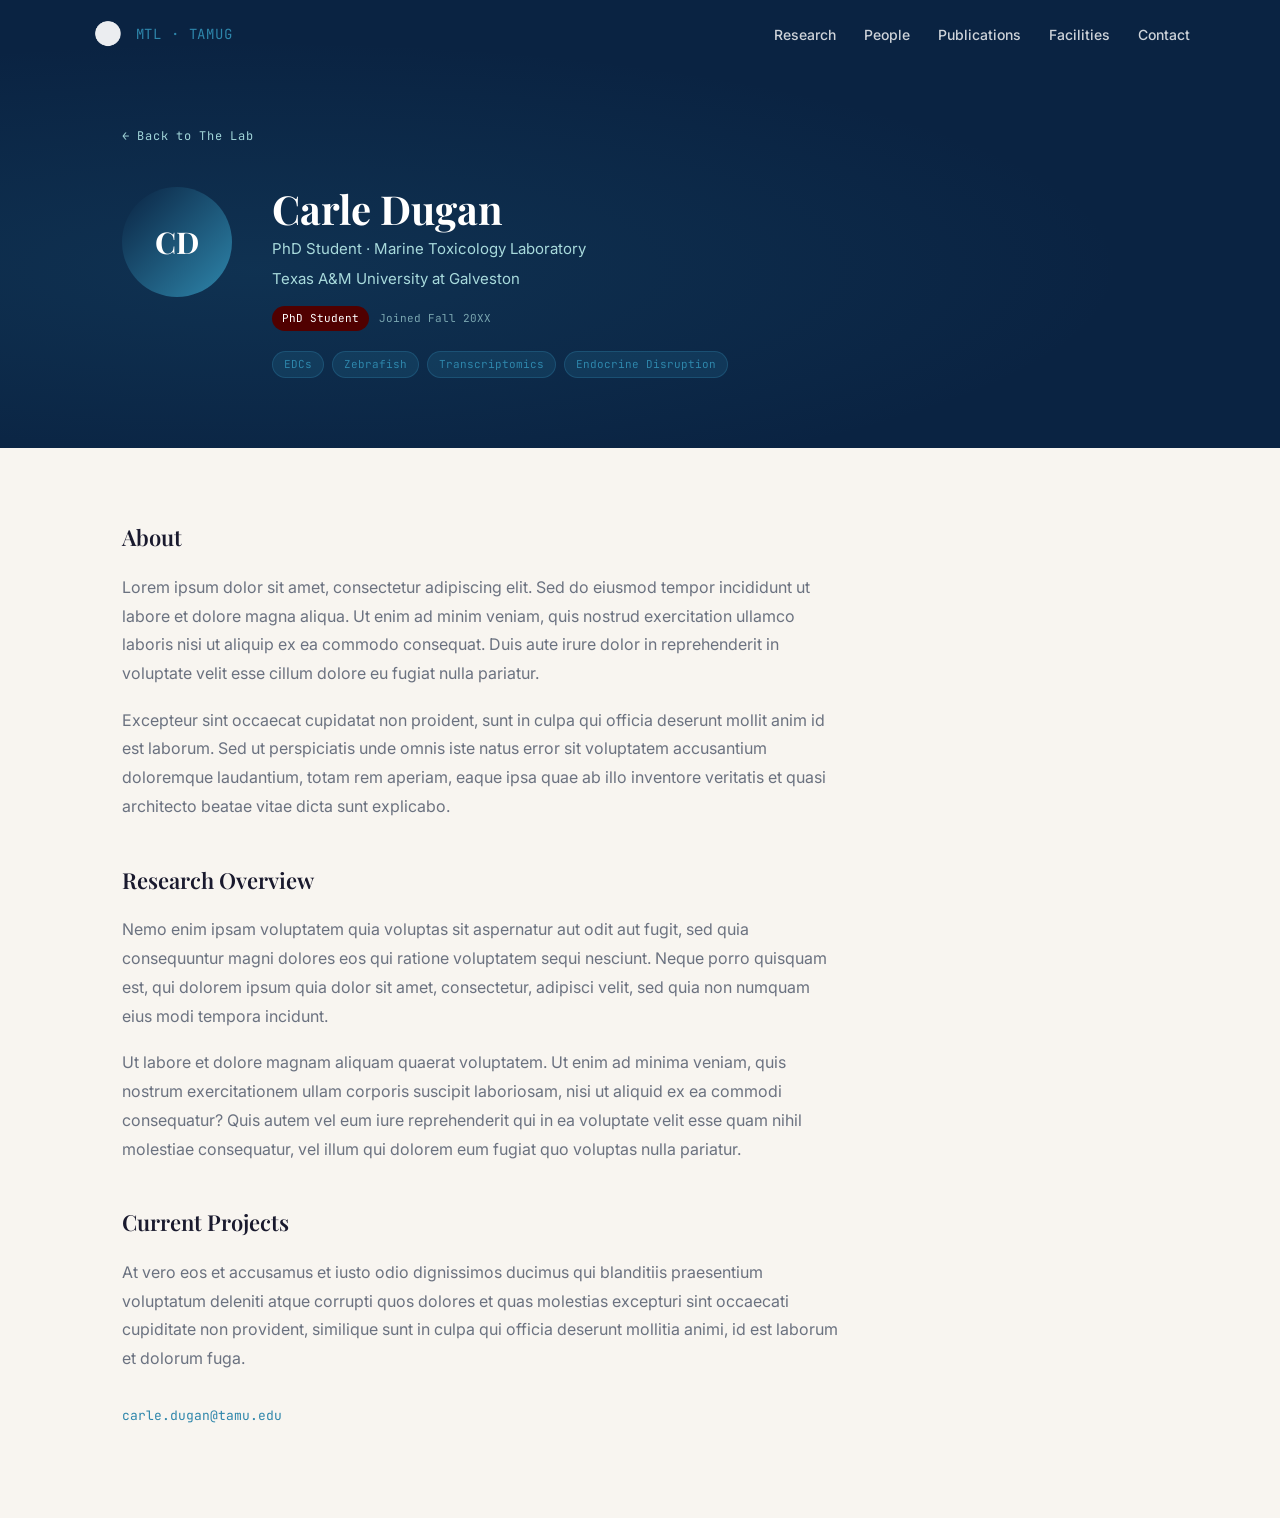
<file: bios/carle-dugan.html>
<!DOCTYPE html>
<html lang="en">
<head>
  <meta charset="UTF-8" />
  <meta name="viewport" content="width=device-width, initial-scale=1.0" />
  <title>Carle Dugan · Hala Lab</title>
  <link rel="preconnect" href="https://fonts.googleapis.com" />
  <link rel="preconnect" href="https://fonts.gstatic.com" crossorigin />
  <link href="https://fonts.googleapis.com/css2?family=Playfair+Display:ital,wght@0,400;0,600;0,700;1,400&family=Inter:wght@400;500;600&family=JetBrains+Mono:wght@400;500&display=swap" rel="stylesheet" />
  <link rel="stylesheet" href="../styles.css" />
</head>
<body>

<nav id="nav" role="navigation" aria-label="Main navigation">
  <div class="nav-inner">
    <a href="../index.html" class="nav-logo" aria-label="Return to Hala Lab home">
      <img src="../Images/marine_tox_lab_logo.png" alt="MTL logo" />
      <span class="nav-logo-text">MTL · TAMUG</span>
    </a>
    <ul class="nav-links" role="list">
      <li><a href="../index.html#research">Research</a></li>
      <li><a href="../index.html#people">People</a></li>
      <li><a href="../index.html#publications">Publications</a></li>
      <li><a href="../index.html#facilities">Facilities</a></li>
      <li><a href="../index.html#join">Contact</a></li>
    </ul>
  </div>
</nav>

<main>

<section class="bio-hero">
  <div class="container">
    <a href="../index.html#people" class="bio-back">← Back to The Lab</a>
    <div class="bio-hero-inner">
      <div class="bio-avatar" style="background:linear-gradient(135deg,#0a2342,#2e86ab)">CD</div>
      <div class="bio-hero-text">
        <h1 class="bio-name">Carle Dugan</h1>
        <p class="bio-role">PhD Student · Marine Toxicology Laboratory</p>
        <p class="bio-role">Texas A&amp;M University at Galveston</p>
        <div class="bio-meta-row">
          <span class="role-badge" style="margin-bottom:0;">PhD Student</span>
          <span class="bio-joined">Joined Fall 20XX</span><!-- UPDATE -->
        </div>
        <div class="bio-keywords">
          <span class="bio-kw">EDCs</span>
          <span class="bio-kw">Zebrafish</span>
          <span class="bio-kw">Transcriptomics</span>
          <span class="bio-kw">Endocrine Disruption</span>
        </div>
      </div>
    </div>
  </div>
</section>

<section class="bio-body">
  <div class="container">

    <h2 class="bio-section-title">About</h2>
    <p class="bio-p">Lorem ipsum dolor sit amet, consectetur adipiscing elit. Sed do eiusmod tempor incididunt ut labore et dolore magna aliqua. Ut enim ad minim veniam, quis nostrud exercitation ullamco laboris nisi ut aliquip ex ea commodo consequat. Duis aute irure dolor in reprehenderit in voluptate velit esse cillum dolore eu fugiat nulla pariatur.</p>
    <p class="bio-p">Excepteur sint occaecat cupidatat non proident, sunt in culpa qui officia deserunt mollit anim id est laborum. Sed ut perspiciatis unde omnis iste natus error sit voluptatem accusantium doloremque laudantium, totam rem aperiam, eaque ipsa quae ab illo inventore veritatis et quasi architecto beatae vitae dicta sunt explicabo.</p>

    <h2 class="bio-section-title">Research Overview</h2>
    <p class="bio-p">Nemo enim ipsam voluptatem quia voluptas sit aspernatur aut odit aut fugit, sed quia consequuntur magni dolores eos qui ratione voluptatem sequi nesciunt. Neque porro quisquam est, qui dolorem ipsum quia dolor sit amet, consectetur, adipisci velit, sed quia non numquam eius modi tempora incidunt.</p>
    <p class="bio-p">Ut labore et dolore magnam aliquam quaerat voluptatem. Ut enim ad minima veniam, quis nostrum exercitationem ullam corporis suscipit laboriosam, nisi ut aliquid ex ea commodi consequatur? Quis autem vel eum iure reprehenderit qui in ea voluptate velit esse quam nihil molestiae consequatur, vel illum qui dolorem eum fugiat quo voluptas nulla pariatur.</p>

    <h2 class="bio-section-title">Current Projects</h2>
    <p class="bio-p">At vero eos et accusamus et iusto odio dignissimos ducimus qui blanditiis praesentium voluptatum deleniti atque corrupti quos dolores et quas molestias excepturi sint occaecati cupiditate non provident, similique sunt in culpa qui officia deserunt mollitia animi, id est laborum et dolorum fuga.</p>

    <div class="bio-email-line">
      <a href="mailto:carle.dugan@tamu.edu">carle.dugan@tamu.edu</a>
    </div>

  </div>
</section>

</main>

<script src="../script.js"></script>
</body>
</html>
</file>
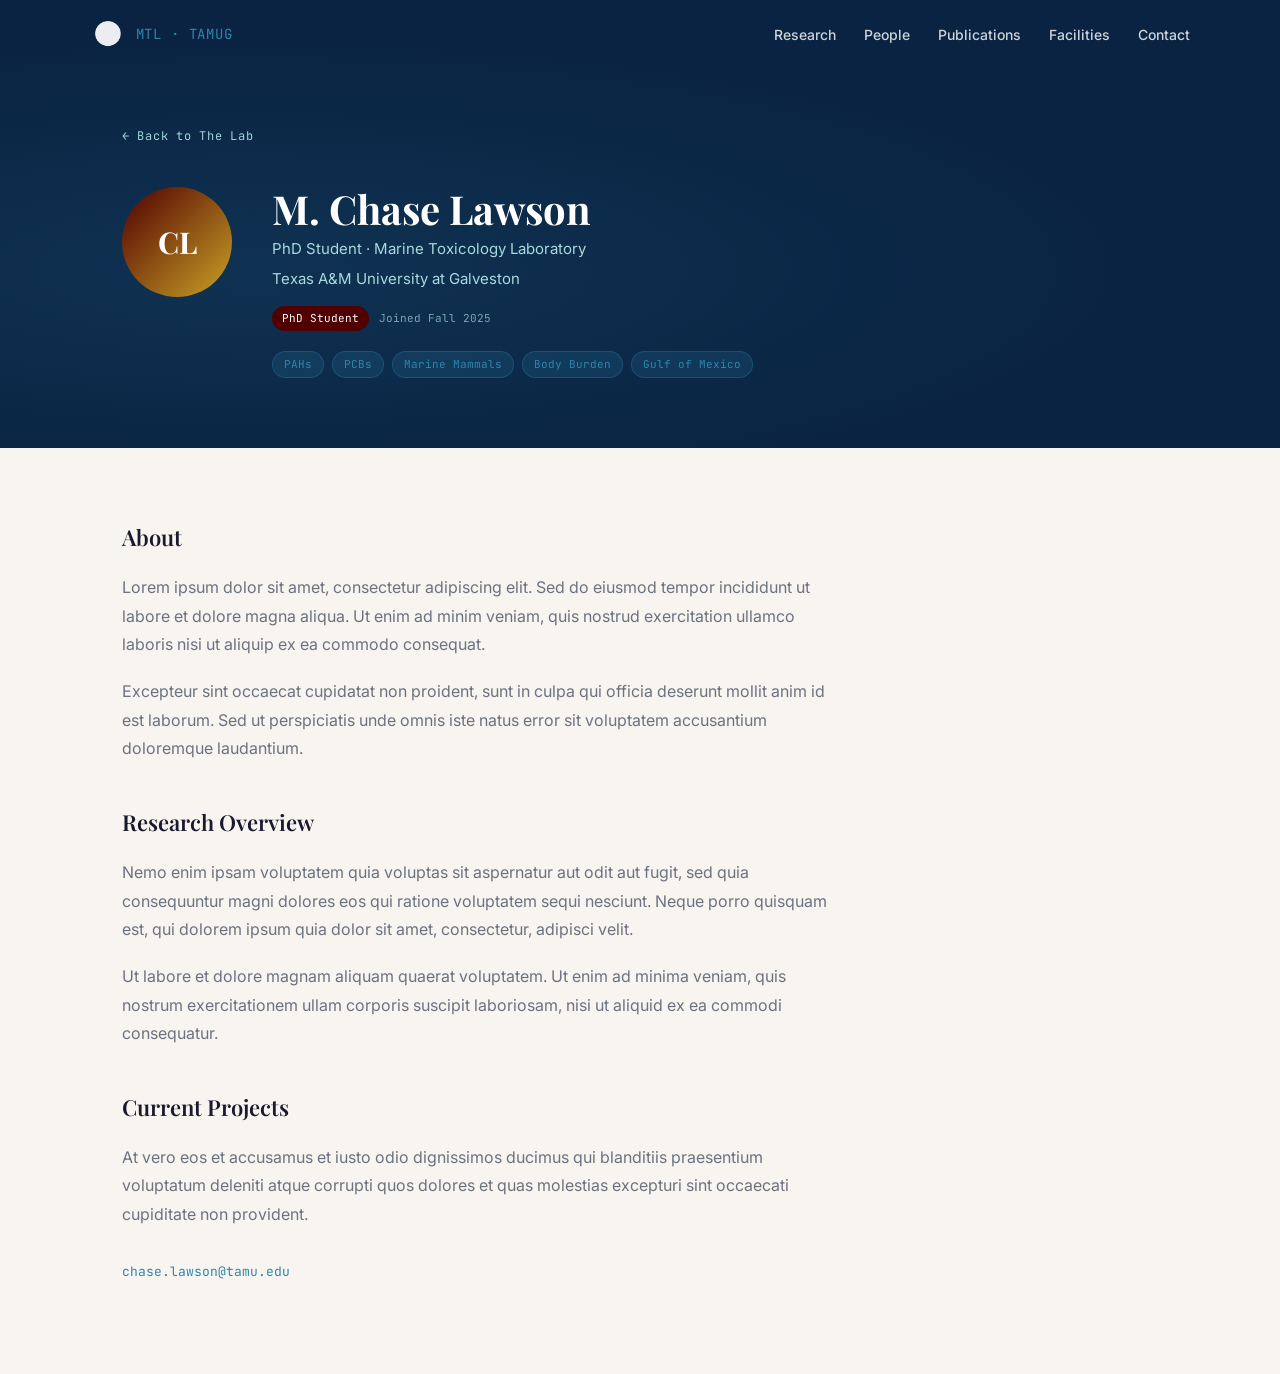
<file: bios/chase-lawson.html>
<!DOCTYPE html>
<html lang="en">
<head>
  <meta charset="UTF-8" />
  <meta name="viewport" content="width=device-width, initial-scale=1.0" />
  <title>M. Chase Lawson · Hala Lab</title>
  <link rel="preconnect" href="https://fonts.googleapis.com" />
  <link rel="preconnect" href="https://fonts.gstatic.com" crossorigin />
  <link href="https://fonts.googleapis.com/css2?family=Playfair+Display:ital,wght@0,400;0,600;0,700;1,400&family=Inter:wght@400;500;600&family=JetBrains+Mono:wght@400;500&display=swap" rel="stylesheet" />
  <link rel="stylesheet" href="../styles.css" />
</head>
<body>

<nav id="nav" role="navigation" aria-label="Main navigation">
  <div class="nav-inner">
    <a href="../index.html" class="nav-logo" aria-label="Return to Hala Lab home">
      <img src="../Images/marine_tox_lab_logo.png" alt="MTL logo" />
      <span class="nav-logo-text">MTL · TAMUG</span>
    </a>
    <ul class="nav-links" role="list">
      <li><a href="../index.html#research">Research</a></li>
      <li><a href="../index.html#people">People</a></li>
      <li><a href="../index.html#publications">Publications</a></li>
      <li><a href="../index.html#facilities">Facilities</a></li>
      <li><a href="../index.html#join">Contact</a></li>
    </ul>
  </div>
</nav>

<main>

<section class="bio-hero">
  <div class="container">
    <a href="../index.html#people" class="bio-back">← Back to The Lab</a>
    <div class="bio-hero-inner">
      <div class="bio-avatar" style="background:linear-gradient(135deg,#500000,#c9a227)">CL</div>
      <div class="bio-hero-text">
        <h1 class="bio-name">M. Chase Lawson</h1>
        <p class="bio-role">PhD Student · Marine Toxicology Laboratory</p>
        <p class="bio-role">Texas A&amp;M University at Galveston</p>
        <div class="bio-meta-row">
          <span class="role-badge" style="margin-bottom:0;">PhD Student</span>
          <span class="bio-joined">Joined Fall 2025</span>
        </div>
        <div class="bio-keywords">
          <span class="bio-kw">PAHs</span>
          <span class="bio-kw">PCBs</span>
          <span class="bio-kw">Marine Mammals</span>
          <span class="bio-kw">Body Burden</span>
          <span class="bio-kw">Gulf of Mexico</span>
        </div>
      </div>
    </div>
  </div>
</section>

<section class="bio-body">
  <div class="container">

    <h2 class="bio-section-title">About</h2>
    <p class="bio-p">Lorem ipsum dolor sit amet, consectetur adipiscing elit. Sed do eiusmod tempor incididunt ut labore et dolore magna aliqua. Ut enim ad minim veniam, quis nostrud exercitation ullamco laboris nisi ut aliquip ex ea commodo consequat.</p>
    <p class="bio-p">Excepteur sint occaecat cupidatat non proident, sunt in culpa qui officia deserunt mollit anim id est laborum. Sed ut perspiciatis unde omnis iste natus error sit voluptatem accusantium doloremque laudantium.</p>

    <h2 class="bio-section-title">Research Overview</h2>
    <p class="bio-p">Nemo enim ipsam voluptatem quia voluptas sit aspernatur aut odit aut fugit, sed quia consequuntur magni dolores eos qui ratione voluptatem sequi nesciunt. Neque porro quisquam est, qui dolorem ipsum quia dolor sit amet, consectetur, adipisci velit.</p>
    <p class="bio-p">Ut labore et dolore magnam aliquam quaerat voluptatem. Ut enim ad minima veniam, quis nostrum exercitationem ullam corporis suscipit laboriosam, nisi ut aliquid ex ea commodi consequatur.</p>

    <h2 class="bio-section-title">Current Projects</h2>
    <p class="bio-p">At vero eos et accusamus et iusto odio dignissimos ducimus qui blanditiis praesentium voluptatum deleniti atque corrupti quos dolores et quas molestias excepturi sint occaecati cupiditate non provident.</p>

    <div class="bio-email-line">
      <a href="mailto:chase.lawson@tamu.edu">chase.lawson@tamu.edu</a>
    </div>

  </div>
</section>

</main>

<script src="../script.js"></script>
</body>
</html>
</file>
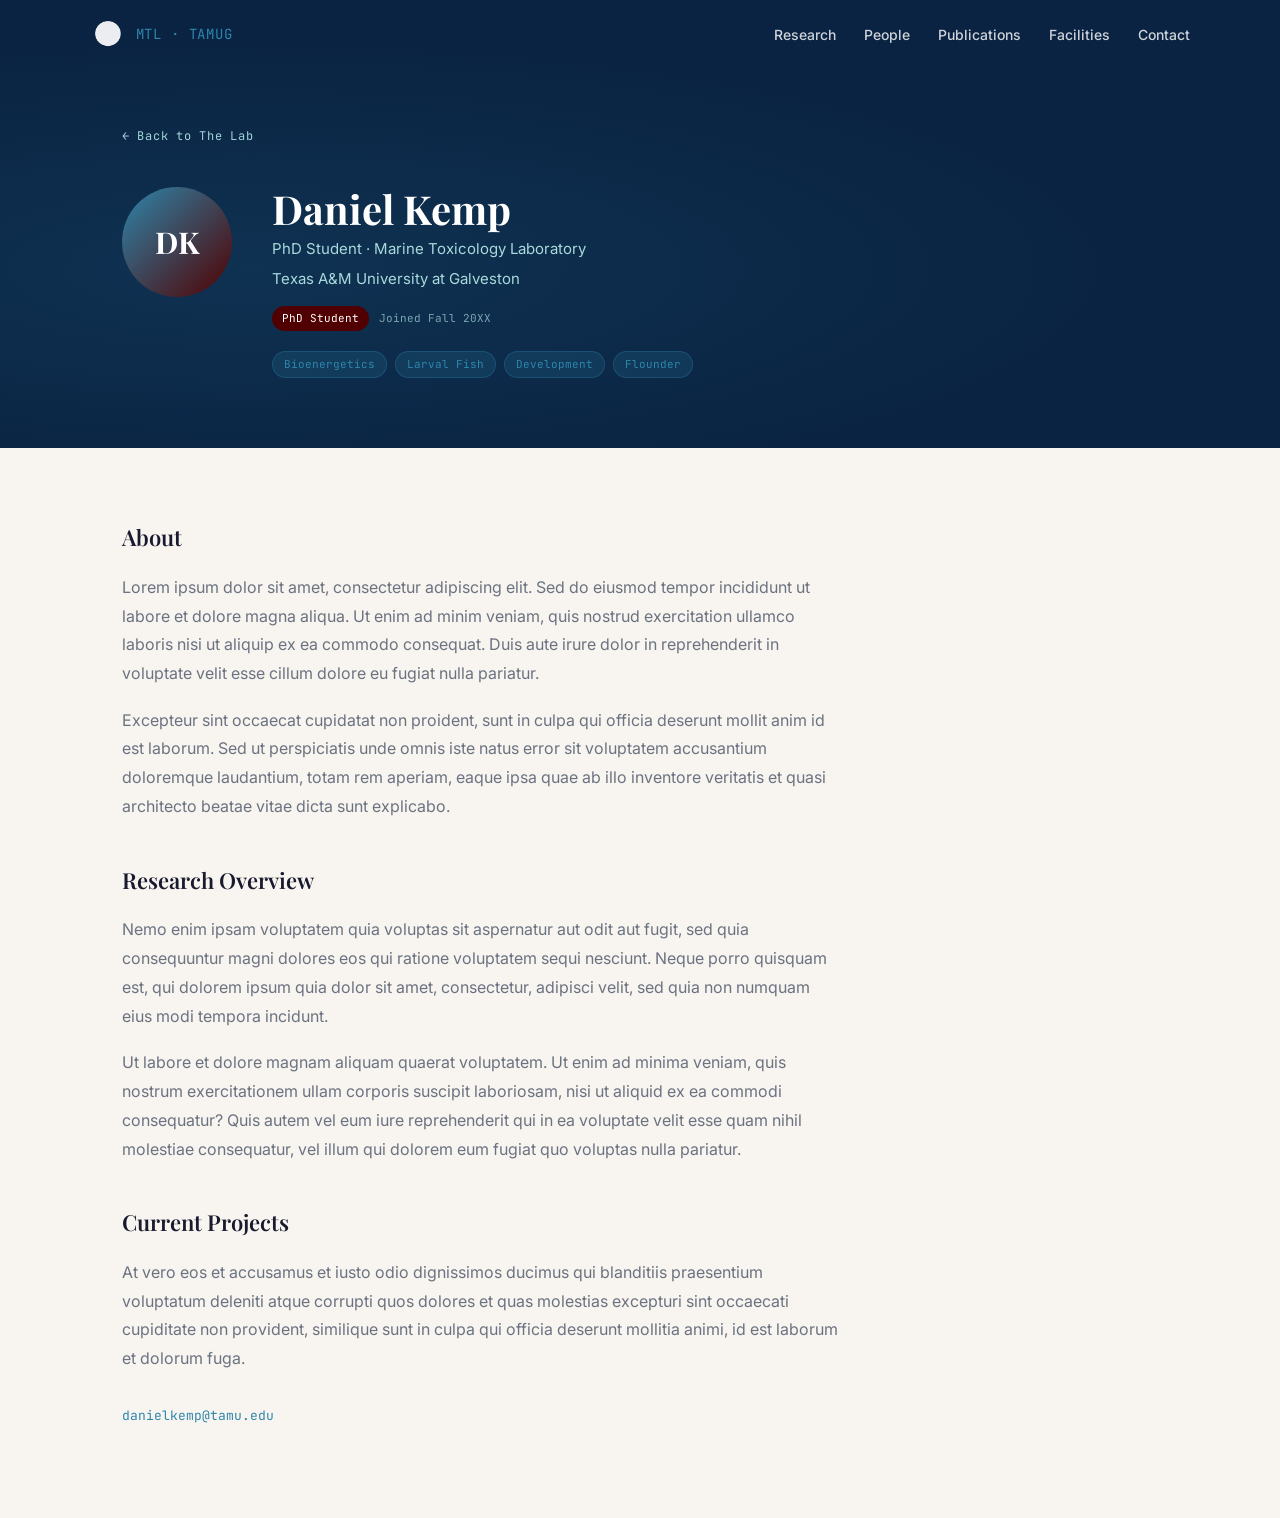
<file: bios/daniel-kemp.html>
<!DOCTYPE html>
<html lang="en">
<head>
  <meta charset="UTF-8" />
  <meta name="viewport" content="width=device-width, initial-scale=1.0" />
  <title>Daniel Kemp · Hala Lab</title>
  <link rel="preconnect" href="https://fonts.googleapis.com" />
  <link rel="preconnect" href="https://fonts.gstatic.com" crossorigin />
  <link href="https://fonts.googleapis.com/css2?family=Playfair+Display:ital,wght@0,400;0,600;0,700;1,400&family=Inter:wght@400;500;600&family=JetBrains+Mono:wght@400;500&display=swap" rel="stylesheet" />
  <link rel="stylesheet" href="../styles.css" />
</head>
<body>

<nav id="nav" role="navigation" aria-label="Main navigation">
  <div class="nav-inner">
    <a href="../index.html" class="nav-logo" aria-label="Return to Hala Lab home">
      <img src="../Images/marine_tox_lab_logo.png" alt="MTL logo" />
      <span class="nav-logo-text">MTL · TAMUG</span>
    </a>
    <ul class="nav-links" role="list">
      <li><a href="../index.html#research">Research</a></li>
      <li><a href="../index.html#people">People</a></li>
      <li><a href="../index.html#publications">Publications</a></li>
      <li><a href="../index.html#facilities">Facilities</a></li>
      <li><a href="../index.html#join">Contact</a></li>
    </ul>
  </div>
</nav>

<main>

<section class="bio-hero">
  <div class="container">
    <a href="../index.html#people" class="bio-back">← Back to The Lab</a>
    <div class="bio-hero-inner">
      <div class="bio-avatar" style="background:linear-gradient(135deg,#2e86ab,#500000)">DK</div>
      <div class="bio-hero-text">
        <h1 class="bio-name">Daniel Kemp</h1>
        <p class="bio-role">PhD Student · Marine Toxicology Laboratory</p>
        <p class="bio-role">Texas A&amp;M University at Galveston</p>
        <div class="bio-meta-row">
          <span class="role-badge" style="margin-bottom:0;">PhD Student</span>
          <span class="bio-joined">Joined Fall 20XX</span><!-- UPDATE -->
        </div>
        <div class="bio-keywords">
          <span class="bio-kw">Bioenergetics</span>
          <span class="bio-kw">Larval Fish</span>
          <span class="bio-kw">Development</span>
          <span class="bio-kw">Flounder</span>
        </div>
      </div>
    </div>
  </div>
</section>

<section class="bio-body">
  <div class="container">

    <h2 class="bio-section-title">About</h2>
    <p class="bio-p">Lorem ipsum dolor sit amet, consectetur adipiscing elit. Sed do eiusmod tempor incididunt ut labore et dolore magna aliqua. Ut enim ad minim veniam, quis nostrud exercitation ullamco laboris nisi ut aliquip ex ea commodo consequat. Duis aute irure dolor in reprehenderit in voluptate velit esse cillum dolore eu fugiat nulla pariatur.</p>
    <p class="bio-p">Excepteur sint occaecat cupidatat non proident, sunt in culpa qui officia deserunt mollit anim id est laborum. Sed ut perspiciatis unde omnis iste natus error sit voluptatem accusantium doloremque laudantium, totam rem aperiam, eaque ipsa quae ab illo inventore veritatis et quasi architecto beatae vitae dicta sunt explicabo.</p>

    <h2 class="bio-section-title">Research Overview</h2>
    <p class="bio-p">Nemo enim ipsam voluptatem quia voluptas sit aspernatur aut odit aut fugit, sed quia consequuntur magni dolores eos qui ratione voluptatem sequi nesciunt. Neque porro quisquam est, qui dolorem ipsum quia dolor sit amet, consectetur, adipisci velit, sed quia non numquam eius modi tempora incidunt.</p>
    <p class="bio-p">Ut labore et dolore magnam aliquam quaerat voluptatem. Ut enim ad minima veniam, quis nostrum exercitationem ullam corporis suscipit laboriosam, nisi ut aliquid ex ea commodi consequatur? Quis autem vel eum iure reprehenderit qui in ea voluptate velit esse quam nihil molestiae consequatur, vel illum qui dolorem eum fugiat quo voluptas nulla pariatur.</p>

    <h2 class="bio-section-title">Current Projects</h2>
    <p class="bio-p">At vero eos et accusamus et iusto odio dignissimos ducimus qui blanditiis praesentium voluptatum deleniti atque corrupti quos dolores et quas molestias excepturi sint occaecati cupiditate non provident, similique sunt in culpa qui officia deserunt mollitia animi, id est laborum et dolorum fuga.</p>

    <div class="bio-email-line">
      <a href="mailto:danielkemp@tamu.edu">danielkemp@tamu.edu</a>
    </div>

  </div>
</section>

</main>

<script src="../script.js"></script>
</body>
</html>
</file>
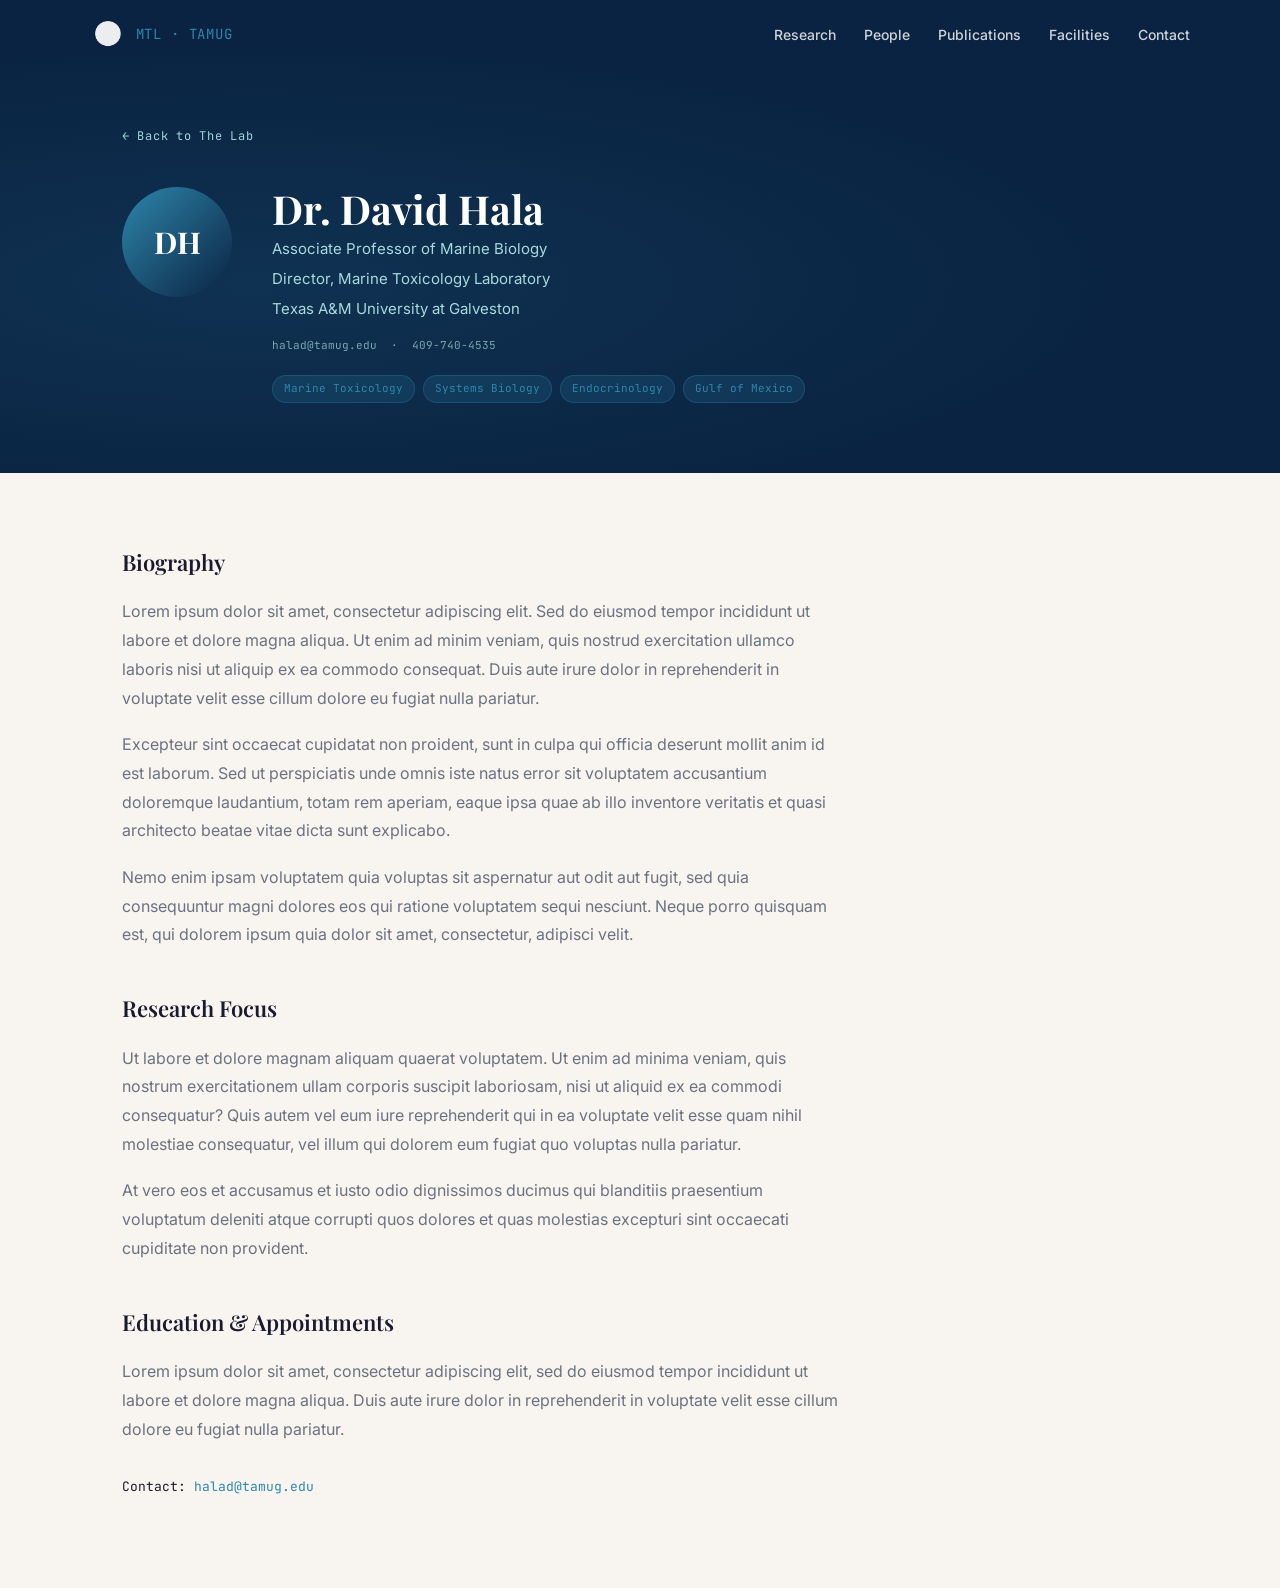
<file: bios/david-hala.html>
<!DOCTYPE html>
<html lang="en">
<head>
  <meta charset="UTF-8" />
  <meta name="viewport" content="width=device-width, initial-scale=1.0" />
  <title>Dr. David Hala · Hala Lab</title>
  <link rel="preconnect" href="https://fonts.googleapis.com" />
  <link rel="preconnect" href="https://fonts.gstatic.com" crossorigin />
  <link href="https://fonts.googleapis.com/css2?family=Playfair+Display:ital,wght@0,400;0,600;0,700;1,400&family=Inter:wght@400;500;600&family=JetBrains+Mono:wght@400;500&display=swap" rel="stylesheet" />
  <link rel="stylesheet" href="../styles.css" />
</head>
<body>

<nav id="nav" role="navigation" aria-label="Main navigation">
  <div class="nav-inner">
    <a href="../index.html" class="nav-logo" aria-label="Return to Hala Lab home">
      <img src="../Images/marine_tox_lab_logo.png" alt="MTL logo" />
      <span class="nav-logo-text">MTL · TAMUG</span>
    </a>
    <ul class="nav-links" role="list">
      <li><a href="../index.html#research">Research</a></li>
      <li><a href="../index.html#people">People</a></li>
      <li><a href="../index.html#publications">Publications</a></li>
      <li><a href="../index.html#facilities">Facilities</a></li>
      <li><a href="../index.html#join">Contact</a></li>
    </ul>
  </div>
</nav>

<main>

<section class="bio-hero">
  <div class="container">
    <a href="../index.html#people" class="bio-back">← Back to The Lab</a>
    <div class="bio-hero-inner">
      <div class="bio-avatar" style="background:linear-gradient(135deg,#2e86ab,#0a2342)">DH</div>
      <div class="bio-hero-text">
        <h1 class="bio-name">Dr. David Hala</h1>
        <p class="bio-role">Associate Professor of Marine Biology</p>
        <p class="bio-role">Director, Marine Toxicology Laboratory</p>
        <p class="bio-role">Texas A&amp;M University at Galveston</p>
        <div class="bio-meta-row">
          <span class="bio-joined">halad@tamug.edu &nbsp;·&nbsp; 409-740-4535</span>
        </div>
        <div class="bio-keywords">
          <span class="bio-kw">Marine Toxicology</span>
          <span class="bio-kw">Systems Biology</span>
          <span class="bio-kw">Endocrinology</span>
          <span class="bio-kw">Gulf of Mexico</span>
        </div>
      </div>
    </div>
  </div>
</section>

<section class="bio-body">
  <div class="container">

    <h2 class="bio-section-title">Biography</h2>
    <!-- REPLACE with Dr. Hala's actual biography -->
    <p class="bio-p">Lorem ipsum dolor sit amet, consectetur adipiscing elit. Sed do eiusmod tempor incididunt ut labore et dolore magna aliqua. Ut enim ad minim veniam, quis nostrud exercitation ullamco laboris nisi ut aliquip ex ea commodo consequat. Duis aute irure dolor in reprehenderit in voluptate velit esse cillum dolore eu fugiat nulla pariatur.</p>
    <p class="bio-p">Excepteur sint occaecat cupidatat non proident, sunt in culpa qui officia deserunt mollit anim id est laborum. Sed ut perspiciatis unde omnis iste natus error sit voluptatem accusantium doloremque laudantium, totam rem aperiam, eaque ipsa quae ab illo inventore veritatis et quasi architecto beatae vitae dicta sunt explicabo.</p>
    <p class="bio-p">Nemo enim ipsam voluptatem quia voluptas sit aspernatur aut odit aut fugit, sed quia consequuntur magni dolores eos qui ratione voluptatem sequi nesciunt. Neque porro quisquam est, qui dolorem ipsum quia dolor sit amet, consectetur, adipisci velit.</p>

    <h2 class="bio-section-title">Research Focus</h2>
    <p class="bio-p">Ut labore et dolore magnam aliquam quaerat voluptatem. Ut enim ad minima veniam, quis nostrum exercitationem ullam corporis suscipit laboriosam, nisi ut aliquid ex ea commodi consequatur? Quis autem vel eum iure reprehenderit qui in ea voluptate velit esse quam nihil molestiae consequatur, vel illum qui dolorem eum fugiat quo voluptas nulla pariatur.</p>
    <p class="bio-p">At vero eos et accusamus et iusto odio dignissimos ducimus qui blanditiis praesentium voluptatum deleniti atque corrupti quos dolores et quas molestias excepturi sint occaecati cupiditate non provident.</p>

    <h2 class="bio-section-title">Education &amp; Appointments</h2>
    <!-- REPLACE with actual CV highlights -->
    <p class="bio-p">Lorem ipsum dolor sit amet, consectetur adipiscing elit, sed do eiusmod tempor incididunt ut labore et dolore magna aliqua. Duis aute irure dolor in reprehenderit in voluptate velit esse cillum dolore eu fugiat nulla pariatur.</p>

    <div class="bio-email-line">
      Contact: <a href="mailto:halad@tamug.edu">halad@tamug.edu</a>
    </div>

  </div>
</section>

</main>

<script src="../script.js"></script>
</body>
</html>
</file>
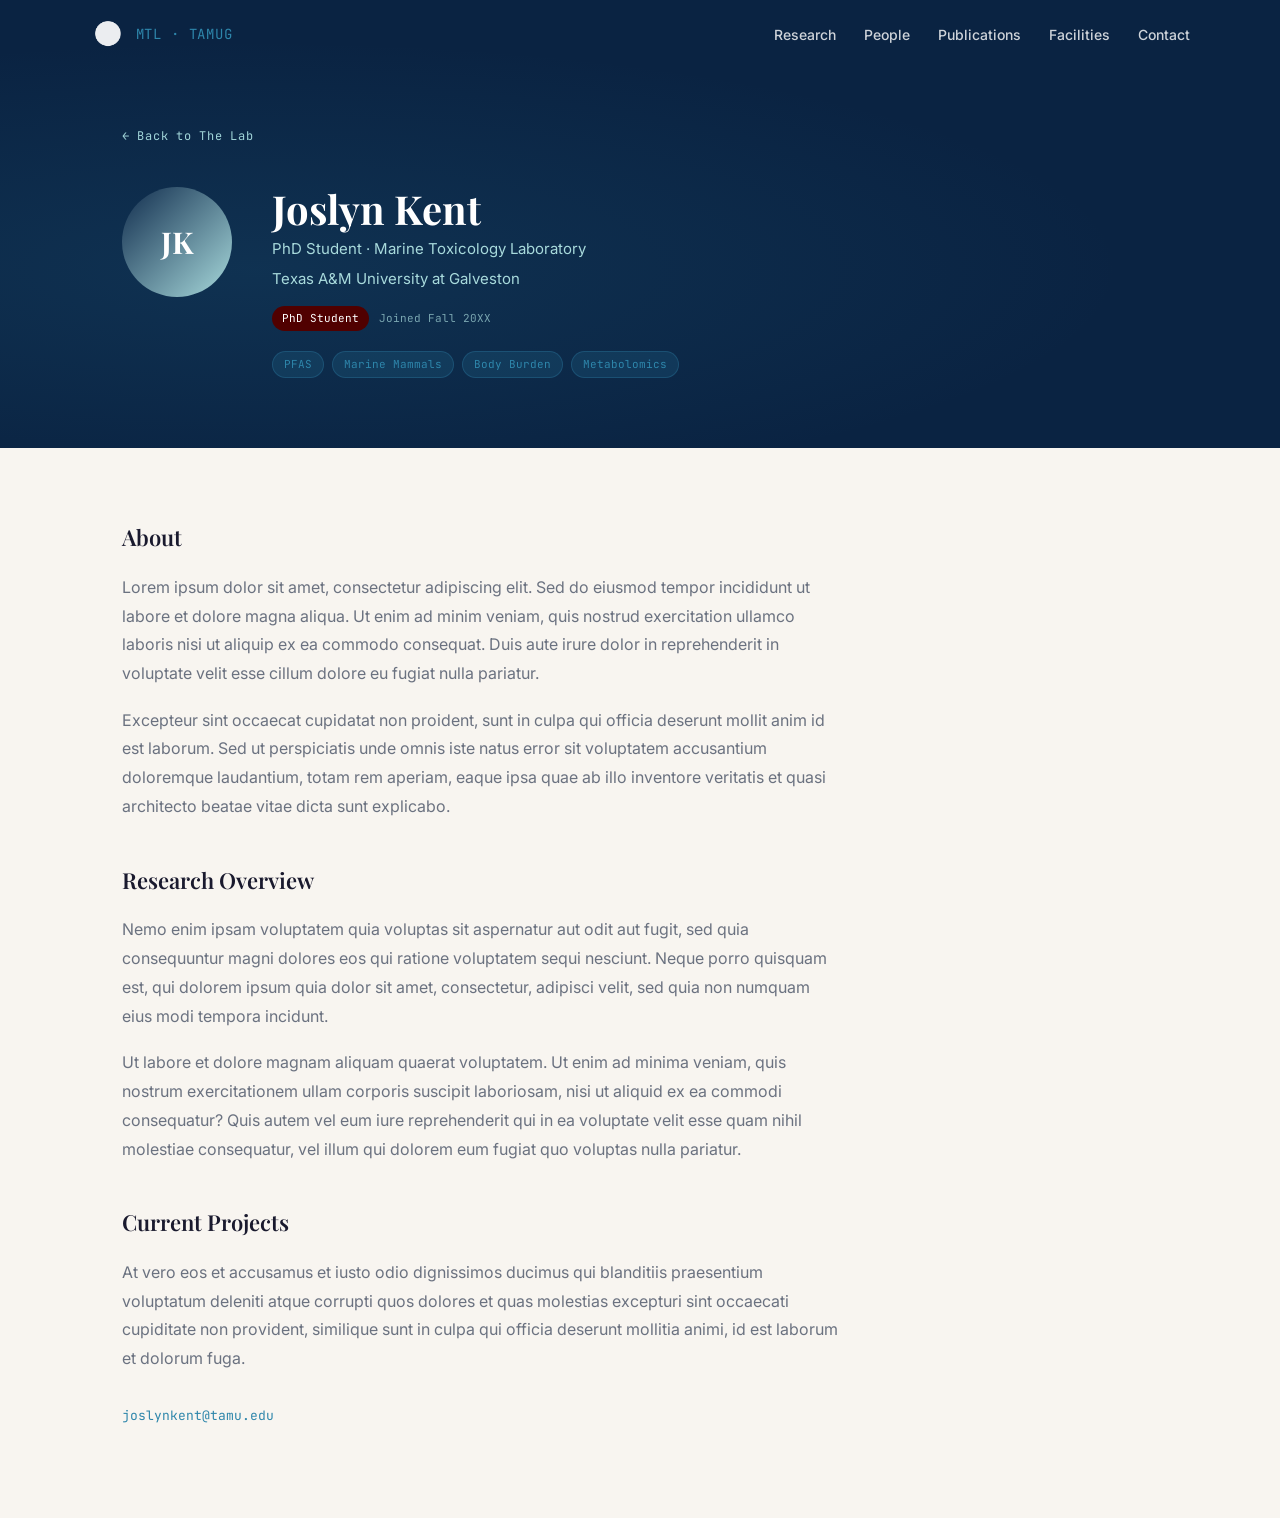
<file: bios/joslyn-kent.html>
<!DOCTYPE html>
<html lang="en">
<head>
  <meta charset="UTF-8" />
  <meta name="viewport" content="width=device-width, initial-scale=1.0" />
  <title>Joslyn Kent · Hala Lab</title>
  <link rel="preconnect" href="https://fonts.googleapis.com" />
  <link rel="preconnect" href="https://fonts.gstatic.com" crossorigin />
  <link href="https://fonts.googleapis.com/css2?family=Playfair+Display:ital,wght@0,400;0,600;0,700;1,400&family=Inter:wght@400;500;600&family=JetBrains+Mono:wght@400;500&display=swap" rel="stylesheet" />
  <link rel="stylesheet" href="../styles.css" />
</head>
<body>

<nav id="nav" role="navigation" aria-label="Main navigation">
  <div class="nav-inner">
    <a href="../index.html" class="nav-logo" aria-label="Return to Hala Lab home">
      <img src="../Images/marine_tox_lab_logo.png" alt="MTL logo" />
      <span class="nav-logo-text">MTL · TAMUG</span>
    </a>
    <ul class="nav-links" role="list">
      <li><a href="../index.html#research">Research</a></li>
      <li><a href="../index.html#people">People</a></li>
      <li><a href="../index.html#publications">Publications</a></li>
      <li><a href="../index.html#facilities">Facilities</a></li>
      <li><a href="../index.html#join">Contact</a></li>
    </ul>
  </div>
</nav>

<main>

<section class="bio-hero">
  <div class="container">
    <a href="../index.html#people" class="bio-back">← Back to The Lab</a>
    <div class="bio-hero-inner">
      <div class="bio-avatar" style="background:linear-gradient(135deg,#112d4e,#a8dadc)">JK</div>
      <div class="bio-hero-text">
        <h1 class="bio-name">Joslyn Kent</h1>
        <p class="bio-role">PhD Student · Marine Toxicology Laboratory</p>
        <p class="bio-role">Texas A&amp;M University at Galveston</p>
        <div class="bio-meta-row">
          <span class="role-badge" style="margin-bottom:0;">PhD Student</span>
          <span class="bio-joined">Joined Fall 20XX</span><!-- UPDATE -->
        </div>
        <div class="bio-keywords">
          <span class="bio-kw">PFAS</span>
          <span class="bio-kw">Marine Mammals</span>
          <span class="bio-kw">Body Burden</span>
          <span class="bio-kw">Metabolomics</span>
        </div>
      </div>
    </div>
  </div>
</section>

<section class="bio-body">
  <div class="container">

    <h2 class="bio-section-title">About</h2>
    <p class="bio-p">Lorem ipsum dolor sit amet, consectetur adipiscing elit. Sed do eiusmod tempor incididunt ut labore et dolore magna aliqua. Ut enim ad minim veniam, quis nostrud exercitation ullamco laboris nisi ut aliquip ex ea commodo consequat. Duis aute irure dolor in reprehenderit in voluptate velit esse cillum dolore eu fugiat nulla pariatur.</p>
    <p class="bio-p">Excepteur sint occaecat cupidatat non proident, sunt in culpa qui officia deserunt mollit anim id est laborum. Sed ut perspiciatis unde omnis iste natus error sit voluptatem accusantium doloremque laudantium, totam rem aperiam, eaque ipsa quae ab illo inventore veritatis et quasi architecto beatae vitae dicta sunt explicabo.</p>

    <h2 class="bio-section-title">Research Overview</h2>
    <p class="bio-p">Nemo enim ipsam voluptatem quia voluptas sit aspernatur aut odit aut fugit, sed quia consequuntur magni dolores eos qui ratione voluptatem sequi nesciunt. Neque porro quisquam est, qui dolorem ipsum quia dolor sit amet, consectetur, adipisci velit, sed quia non numquam eius modi tempora incidunt.</p>
    <p class="bio-p">Ut labore et dolore magnam aliquam quaerat voluptatem. Ut enim ad minima veniam, quis nostrum exercitationem ullam corporis suscipit laboriosam, nisi ut aliquid ex ea commodi consequatur? Quis autem vel eum iure reprehenderit qui in ea voluptate velit esse quam nihil molestiae consequatur, vel illum qui dolorem eum fugiat quo voluptas nulla pariatur.</p>

    <h2 class="bio-section-title">Current Projects</h2>
    <p class="bio-p">At vero eos et accusamus et iusto odio dignissimos ducimus qui blanditiis praesentium voluptatum deleniti atque corrupti quos dolores et quas molestias excepturi sint occaecati cupiditate non provident, similique sunt in culpa qui officia deserunt mollitia animi, id est laborum et dolorum fuga.</p>

    <div class="bio-email-line">
      <a href="mailto:joslynkent@tamu.edu">joslynkent@tamu.edu</a>
    </div>

  </div>
</section>

</main>

<script src="../script.js"></script>
</body>
</html>
</file>
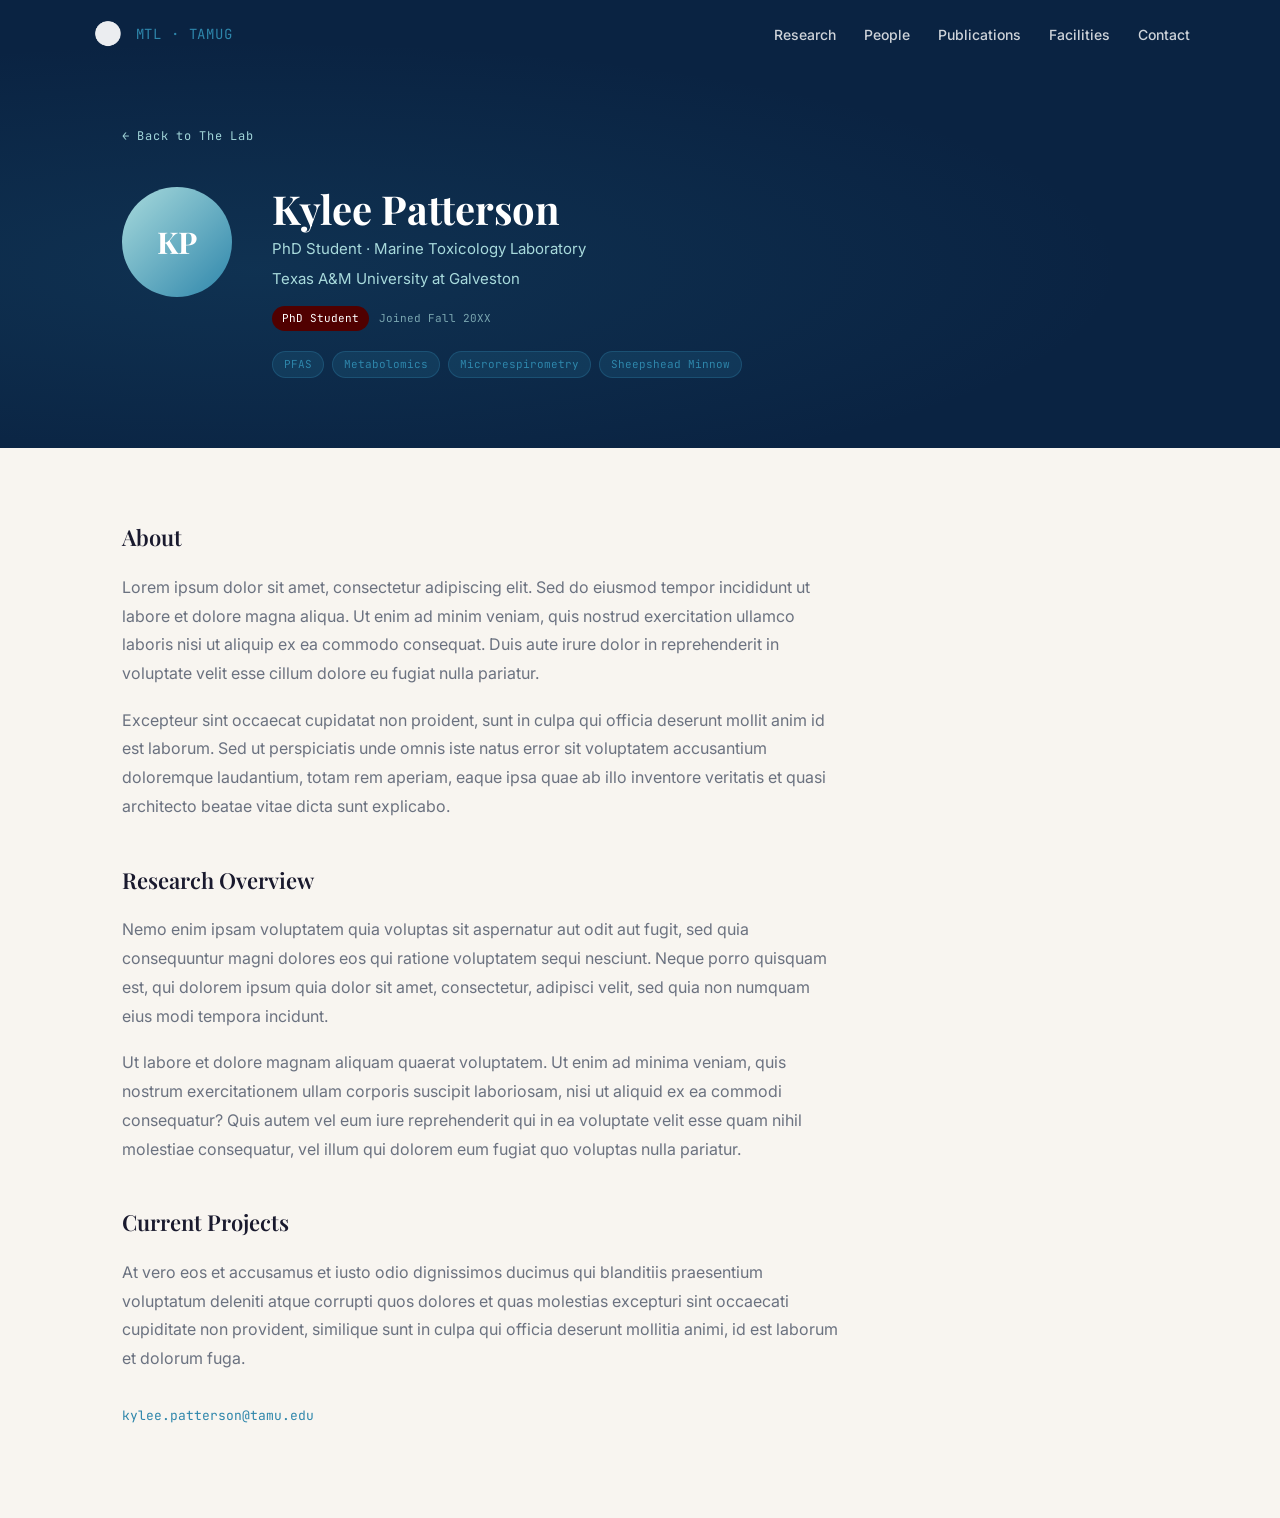
<file: bios/kylee-patterson.html>
<!DOCTYPE html>
<html lang="en">
<head>
  <meta charset="UTF-8" />
  <meta name="viewport" content="width=device-width, initial-scale=1.0" />
  <title>Kylee Patterson · Hala Lab</title>
  <link rel="preconnect" href="https://fonts.googleapis.com" />
  <link rel="preconnect" href="https://fonts.gstatic.com" crossorigin />
  <link href="https://fonts.googleapis.com/css2?family=Playfair+Display:ital,wght@0,400;0,600;0,700;1,400&family=Inter:wght@400;500;600&family=JetBrains+Mono:wght@400;500&display=swap" rel="stylesheet" />
  <link rel="stylesheet" href="../styles.css" />
</head>
<body>

<nav id="nav" role="navigation" aria-label="Main navigation">
  <div class="nav-inner">
    <a href="../index.html" class="nav-logo" aria-label="Return to Hala Lab home">
      <img src="../Images/marine_tox_lab_logo.png" alt="MTL logo" />
      <span class="nav-logo-text">MTL · TAMUG</span>
    </a>
    <ul class="nav-links" role="list">
      <li><a href="../index.html#research">Research</a></li>
      <li><a href="../index.html#people">People</a></li>
      <li><a href="../index.html#publications">Publications</a></li>
      <li><a href="../index.html#facilities">Facilities</a></li>
      <li><a href="../index.html#join">Contact</a></li>
    </ul>
  </div>
</nav>

<main>

<section class="bio-hero">
  <div class="container">
    <a href="../index.html#people" class="bio-back">← Back to The Lab</a>
    <div class="bio-hero-inner">
      <div class="bio-avatar" style="background:linear-gradient(135deg,#a8dadc,#2e86ab)">KP</div>
      <div class="bio-hero-text">
        <h1 class="bio-name">Kylee Patterson</h1>
        <p class="bio-role">PhD Student · Marine Toxicology Laboratory</p>
        <p class="bio-role">Texas A&amp;M University at Galveston</p>
        <div class="bio-meta-row">
          <span class="role-badge" style="margin-bottom:0;">PhD Student</span>
          <span class="bio-joined">Joined Fall 20XX</span><!-- UPDATE -->
        </div>
        <div class="bio-keywords">
          <span class="bio-kw">PFAS</span>
          <span class="bio-kw">Metabolomics</span>
          <span class="bio-kw">Microrespirometry</span>
          <span class="bio-kw">Sheepshead Minnow</span>
        </div>
      </div>
    </div>
  </div>
</section>

<section class="bio-body">
  <div class="container">

    <h2 class="bio-section-title">About</h2>
    <p class="bio-p">Lorem ipsum dolor sit amet, consectetur adipiscing elit. Sed do eiusmod tempor incididunt ut labore et dolore magna aliqua. Ut enim ad minim veniam, quis nostrud exercitation ullamco laboris nisi ut aliquip ex ea commodo consequat. Duis aute irure dolor in reprehenderit in voluptate velit esse cillum dolore eu fugiat nulla pariatur.</p>
    <p class="bio-p">Excepteur sint occaecat cupidatat non proident, sunt in culpa qui officia deserunt mollit anim id est laborum. Sed ut perspiciatis unde omnis iste natus error sit voluptatem accusantium doloremque laudantium, totam rem aperiam, eaque ipsa quae ab illo inventore veritatis et quasi architecto beatae vitae dicta sunt explicabo.</p>

    <h2 class="bio-section-title">Research Overview</h2>
    <p class="bio-p">Nemo enim ipsam voluptatem quia voluptas sit aspernatur aut odit aut fugit, sed quia consequuntur magni dolores eos qui ratione voluptatem sequi nesciunt. Neque porro quisquam est, qui dolorem ipsum quia dolor sit amet, consectetur, adipisci velit, sed quia non numquam eius modi tempora incidunt.</p>
    <p class="bio-p">Ut labore et dolore magnam aliquam quaerat voluptatem. Ut enim ad minima veniam, quis nostrum exercitationem ullam corporis suscipit laboriosam, nisi ut aliquid ex ea commodi consequatur? Quis autem vel eum iure reprehenderit qui in ea voluptate velit esse quam nihil molestiae consequatur, vel illum qui dolorem eum fugiat quo voluptas nulla pariatur.</p>

    <h2 class="bio-section-title">Current Projects</h2>
    <p class="bio-p">At vero eos et accusamus et iusto odio dignissimos ducimus qui blanditiis praesentium voluptatum deleniti atque corrupti quos dolores et quas molestias excepturi sint occaecati cupiditate non provident, similique sunt in culpa qui officia deserunt mollitia animi, id est laborum et dolorum fuga.</p>

    <div class="bio-email-line">
      <a href="mailto:kylee.patterson@tamu.edu">kylee.patterson@tamu.edu</a>
    </div>

  </div>
</section>

</main>

<script src="../script.js"></script>
</body>
</html>
</file>
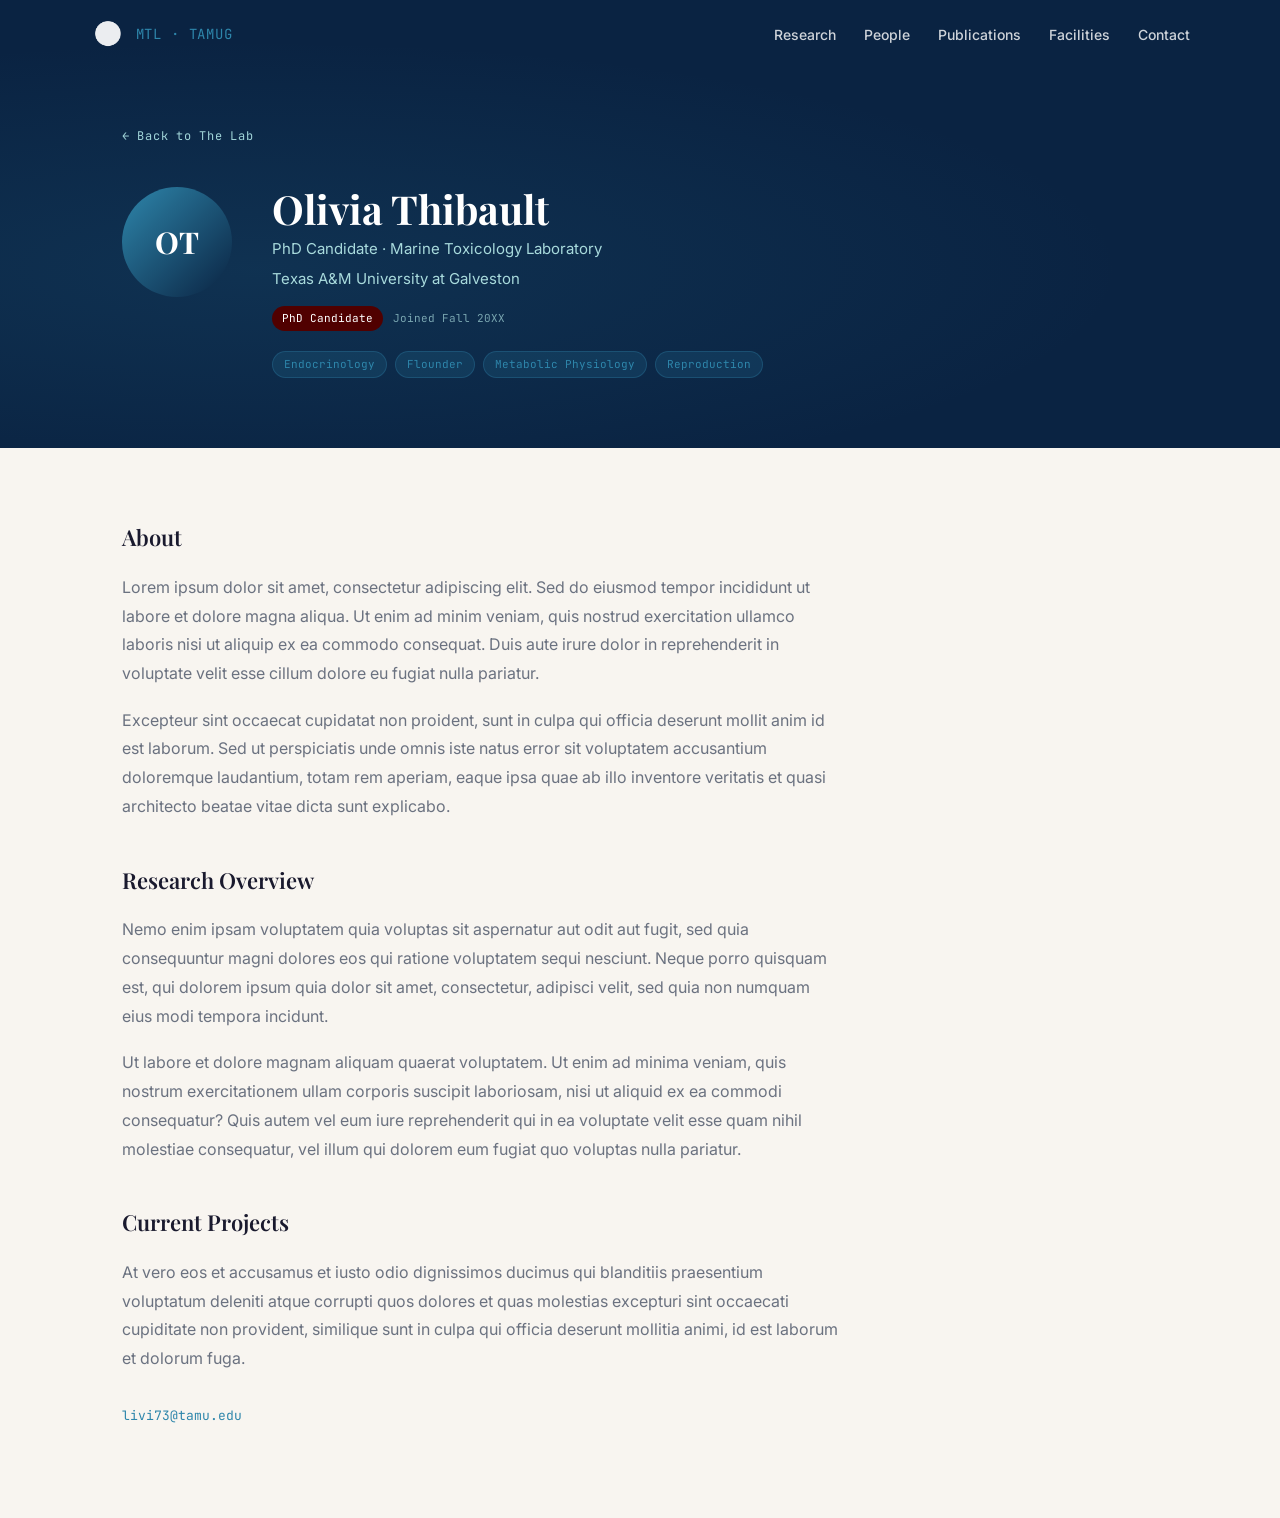
<file: bios/olivia-thibault.html>
<!DOCTYPE html>
<html lang="en">
<head>
  <meta charset="UTF-8" />
  <meta name="viewport" content="width=device-width, initial-scale=1.0" />
  <title>Olivia Thibault · Hala Lab</title>
  <link rel="preconnect" href="https://fonts.googleapis.com" />
  <link rel="preconnect" href="https://fonts.gstatic.com" crossorigin />
  <link href="https://fonts.googleapis.com/css2?family=Playfair+Display:ital,wght@0,400;0,600;0,700;1,400&family=Inter:wght@400;500;600&family=JetBrains+Mono:wght@400;500&display=swap" rel="stylesheet" />
  <link rel="stylesheet" href="../styles.css" />
</head>
<body>

<nav id="nav" role="navigation" aria-label="Main navigation">
  <div class="nav-inner">
    <a href="../index.html" class="nav-logo" aria-label="Return to Hala Lab home">
      <img src="../Images/marine_tox_lab_logo.png" alt="MTL logo" />
      <span class="nav-logo-text">MTL · TAMUG</span>
    </a>
    <ul class="nav-links" role="list">
      <li><a href="../index.html#research">Research</a></li>
      <li><a href="../index.html#people">People</a></li>
      <li><a href="../index.html#publications">Publications</a></li>
      <li><a href="../index.html#facilities">Facilities</a></li>
      <li><a href="../index.html#join">Contact</a></li>
    </ul>
  </div>
</nav>

<main>

<section class="bio-hero">
  <div class="container">
    <a href="../index.html#people" class="bio-back">← Back to The Lab</a>
    <div class="bio-hero-inner">
      <div class="bio-avatar" style="background:linear-gradient(135deg,#2e86ab,#0a2342)">OT</div>
      <div class="bio-hero-text">
        <h1 class="bio-name">Olivia Thibault</h1>
        <p class="bio-role">PhD Candidate · Marine Toxicology Laboratory</p>
        <p class="bio-role">Texas A&amp;M University at Galveston</p>
        <div class="bio-meta-row">
          <span class="role-badge" style="margin-bottom:0;">PhD Candidate</span>
          <span class="bio-joined">Joined Fall 20XX</span><!-- UPDATE -->
        </div>
        <div class="bio-keywords">
          <span class="bio-kw">Endocrinology</span>
          <span class="bio-kw">Flounder</span>
          <span class="bio-kw">Metabolic Physiology</span>
          <span class="bio-kw">Reproduction</span>
        </div>
      </div>
    </div>
  </div>
</section>

<section class="bio-body">
  <div class="container">

    <h2 class="bio-section-title">About</h2>
    <!-- REPLACE: write 1–3 paragraphs about Olivia's background and interests -->
    <p class="bio-p">Lorem ipsum dolor sit amet, consectetur adipiscing elit. Sed do eiusmod tempor incididunt ut labore et dolore magna aliqua. Ut enim ad minim veniam, quis nostrud exercitation ullamco laboris nisi ut aliquip ex ea commodo consequat. Duis aute irure dolor in reprehenderit in voluptate velit esse cillum dolore eu fugiat nulla pariatur.</p>
    <p class="bio-p">Excepteur sint occaecat cupidatat non proident, sunt in culpa qui officia deserunt mollit anim id est laborum. Sed ut perspiciatis unde omnis iste natus error sit voluptatem accusantium doloremque laudantium, totam rem aperiam, eaque ipsa quae ab illo inventore veritatis et quasi architecto beatae vitae dicta sunt explicabo.</p>

    <h2 class="bio-section-title">Research Overview</h2>
    <!-- REPLACE: describe the research project in more depth -->
    <p class="bio-p">Nemo enim ipsam voluptatem quia voluptas sit aspernatur aut odit aut fugit, sed quia consequuntur magni dolores eos qui ratione voluptatem sequi nesciunt. Neque porro quisquam est, qui dolorem ipsum quia dolor sit amet, consectetur, adipisci velit, sed quia non numquam eius modi tempora incidunt.</p>
    <p class="bio-p">Ut labore et dolore magnam aliquam quaerat voluptatem. Ut enim ad minima veniam, quis nostrum exercitationem ullam corporis suscipit laboriosam, nisi ut aliquid ex ea commodi consequatur? Quis autem vel eum iure reprehenderit qui in ea voluptate velit esse quam nihil molestiae consequatur, vel illum qui dolorem eum fugiat quo voluptas nulla pariatur.</p>

    <h2 class="bio-section-title">Current Projects</h2>
    <!-- REPLACE: list or describe active projects -->
    <p class="bio-p">At vero eos et accusamus et iusto odio dignissimos ducimus qui blanditiis praesentium voluptatum deleniti atque corrupti quos dolores et quas molestias excepturi sint occaecati cupiditate non provident, similique sunt in culpa qui officia deserunt mollitia animi, id est laborum et dolorum fuga.</p>

    <div class="bio-email-line">
      <a href="mailto:livi73@tamu.edu">livi73@tamu.edu</a>
    </div>

  </div>
</section>

</main>

<script src="../script.js"></script>
</body>
</html>
</file>
<file: styles.css>
/* =============================================
   CUSTOM PROPERTIES
   To change the color scheme, edit these values.
============================================= */
:root {
  --navy:       #0a2342;   /* primary dark background */
  --navy-mid:   #112d4e;   /* card backgrounds on dark sections */
  --navy-deep:  #071829;   /* footer background */
  --teal:       #2e86ab;   /* primary accent: links, CTAs, highlights */
  --teal-light: #a8dadc;   /* secondary accent: tags, subtle text on dark */
  --maroon:     #500000;   /* Texas A&M accent — used sparingly on badges */
  --sand:       #f8f5f0;   /* warm light section background */
  --white:      #ffffff;   /* card and clean section background */
  --text-dark:  #1a1a2e;   /* body text on light backgrounds */
  --text-muted: #6b7280;   /* secondary / metadata text */
  --gold:       #c9a227;   /* award badge background */
}

/* =============================================
   RESET & BASE
============================================= */
*, *::before, *::after { box-sizing: border-box; margin: 0; padding: 0; }

html { scroll-behavior: smooth; font-size: 16px; }

body {
  font-family: 'Inter', sans-serif;
  font-weight: 400;
  line-height: 1.75;
  color: var(--text-dark);
  overflow-x: hidden;
}

img { max-width: 100%; display: block; }

/* Skip link — accessibility */
.skip-link {
  position: absolute;
  top: -200%;
  left: 1rem;
  background: var(--teal);
  color: #fff;
  padding: 0.5rem 1rem;
  border-radius: 4px;
  font-family: 'Inter', sans-serif;
  font-size: 14px;
  text-decoration: none;
  z-index: 10000;
  transition: top 0.2s ease;
}
.skip-link:focus { top: 1rem; }

/* Focus ring — visible on keyboard navigation */
:focus-visible { outline: 2px solid var(--teal); outline-offset: 3px; }

/* =============================================
   LAYOUT
============================================= */
.container { max-width: 1100px; margin: 0 auto; padding: 0 2rem; }

/* =============================================
   FADE-UP ANIMATION (triggered by JS on scroll)
============================================= */
.fade-up {
  opacity: 0;
  transform: translateY(20px);
  transition: opacity 0.6s ease-in-out, transform 0.6s ease-in-out;
}
.fade-up.visible { opacity: 1; transform: translateY(0); }

/* Disable all motion for users who prefer it */
@media (prefers-reduced-motion: reduce) {
  .fade-up { opacity: 1; transform: none; transition: none; }
  * { transition-duration: 0.01ms !important; animation-duration: 0.01ms !important; }
}

/* =============================================
   NAVIGATION
============================================= */
#nav {
  position: fixed;
  top: 0; left: 0; right: 0;
  z-index: 1000;
  padding: 1rem 2rem;
  transition: background 0.3s ease, box-shadow 0.3s ease, padding 0.3s ease;
}
#nav.scrolled {
  background: rgba(10, 35, 66, 0.93);
  backdrop-filter: blur(12px);
  -webkit-backdrop-filter: blur(12px);
  box-shadow: 0 1px 24px rgba(0,0,0,0.22);
  padding: 0.7rem 2rem;
}

.nav-inner {
  max-width: 1100px;
  margin: 0 auto;
  display: flex;
  align-items: center;
  justify-content: space-between;
  gap: 1rem;
}

.nav-logo {
  display: flex;
  align-items: center;
  gap: 0.6rem;
  text-decoration: none;
  flex-shrink: 0;
}
.nav-logo img {
  height: 36px;
  width: auto;
  filter: brightness(0) invert(1);
  opacity: 0.92;
}
.nav-logo-text {
  font-family: 'JetBrains Mono', monospace;
  font-size: 14px;
  color: var(--teal);
  letter-spacing: 0.06em;
  white-space: nowrap;
}

.nav-links {
  display: flex;
  gap: 1.75rem;
  list-style: none;
  align-items: center;
}
.nav-links a {
  font-family: 'Inter', sans-serif;
  font-size: 14px;
  font-weight: 500;
  color: rgba(255,255,255,0.8);
  text-decoration: none;
  transition: color 0.2s ease;
  position: relative;
  padding-bottom: 2px;
}
.nav-links a::after {
  content: '';
  position: absolute;
  bottom: -1px; left: 0;
  width: 0; height: 1px;
  background: var(--teal);
  transition: width 0.25s ease;
}
.nav-links a:hover { color: var(--teal-light); }
.nav-links a.active { color: var(--teal-light); }
.nav-links a.active::after,
.nav-links a:hover::after { width: 100%; }

/* Hamburger button (mobile) */
.nav-hamburger {
  display: none;
  flex-direction: column;
  gap: 5px;
  cursor: pointer;
  background: none;
  border: none;
  padding: 4px;
  flex-shrink: 0;
}
.nav-hamburger span {
  display: block;
  width: 24px; height: 2px;
  background: white;
  border-radius: 2px;
  transition: transform 0.3s ease, opacity 0.3s ease;
}
.nav-hamburger.open span:nth-child(1) { transform: translateY(7px) rotate(45deg); }
.nav-hamburger.open span:nth-child(2) { opacity: 0; }
.nav-hamburger.open span:nth-child(3) { transform: translateY(-7px) rotate(-45deg); }

/* Mobile full-screen overlay */
#navMobile {
  display: none;
  position: fixed;
  inset: 0;
  background: var(--navy);
  z-index: 999;
  flex-direction: column;
  align-items: center;
  justify-content: center;
  gap: 2.25rem;
}
#navMobile.open { display: flex; }
#navMobile a {
  font-family: 'Playfair Display', serif;
  font-size: 30px;
  color: white;
  text-decoration: none;
  transition: color 0.2s ease;
}
#navMobile a:hover { color: var(--teal-light); }

@media (max-width: 820px) {
  .nav-links { display: none; }
  .nav-hamburger { display: flex; }
}

/* =============================================
   SECTION LABELS & TITLES
============================================= */
.section-label {
  font-family: 'JetBrains Mono', monospace;
  font-size: 12px;
  color: var(--teal);
  letter-spacing: 0.12em;
  text-transform: uppercase;
  margin-bottom: 0.6rem;
}
.section-title {
  font-family: 'Playfair Display', serif;
  font-size: clamp(28px, 4vw, 40px);
  font-weight: 600;
  margin-bottom: 1.25rem;
  line-height: 1.15;
}

/* =============================================
   BUTTONS
============================================= */
.btn-primary {
  display: inline-flex;
  align-items: center;
  height: 48px;
  padding: 0 24px;
  background: var(--teal);
  color: #fff;
  font-family: 'Inter', sans-serif;
  font-size: 14px; font-weight: 600;
  text-decoration: none;
  border-radius: 8px;
  border: 2px solid var(--teal);
  transition: background 0.15s ease, transform 0.2s ease, box-shadow 0.2s ease;
  white-space: nowrap;
}
.btn-primary:hover {
  background: #3a95bc;
  box-shadow: 0 4px 18px rgba(46,134,171,0.38);
  transform: translateY(-1px);
}

.btn-secondary {
  display: inline-flex;
  align-items: center;
  height: 48px;
  padding: 0 24px;
  background: transparent;
  color: var(--teal);
  border: 2px solid var(--teal);
  font-family: 'Inter', sans-serif;
  font-size: 14px; font-weight: 600;
  text-decoration: none;
  border-radius: 8px;
  transition: background 0.15s ease, transform 0.2s ease;
  white-space: nowrap;
}
.btn-secondary:hover {
  background: rgba(46,134,171,0.12);
  transform: translateY(-1px);
}

.btn-small {
  display: inline-flex;
  align-items: center;
  height: 34px;
  padding: 0 14px;
  background: var(--sand);
  color: var(--text-dark);
  font-family: 'Inter', sans-serif;
  font-size: 13px; font-weight: 500;
  text-decoration: none;
  border-radius: 6px;
  border: 1px solid rgba(0,0,0,0.1);
  transition: background 0.2s ease, border-color 0.2s ease;
}
.btn-small:hover { background: var(--teal-light); border-color: var(--teal); }

.btn-outline-teal {
  display: inline-flex;
  align-items: center;
  height: 44px;
  padding: 0 22px;
  background: transparent;
  color: var(--teal-light);
  border: 1px solid rgba(168,218,220,0.4);
  font-family: 'Inter', sans-serif;
  font-size: 14px; font-weight: 500;
  text-decoration: none;
  border-radius: 8px;
  transition: background 0.2s ease, border-color 0.2s ease;
}
.btn-outline-teal:hover { background: rgba(46,134,171,0.15); border-color: var(--teal); }

.btn-teal-full {
  display: flex;
  align-items: center;
  justify-content: center;
  width: 100%;
  height: 52px;
  background: var(--teal);
  color: #fff;
  font-family: 'Inter', sans-serif;
  font-size: 15px; font-weight: 600;
  text-decoration: none;
  border-radius: 8px;
  transition: background 0.15s ease, transform 0.2s ease;
}
.btn-teal-full:hover { background: #3a95bc; transform: translateY(-1px); }

/* =============================================
   HERO
============================================= */
#hero {
  min-height: 100vh;
  background-color: var(--navy);
  display: flex;
  flex-direction: column;
  align-items: center;
  justify-content: center;
  text-align: left;
  padding: 130px 2rem 100px;
  position: relative;
  overflow: hidden;
}
#hero::before {
  content: '';
  position: absolute; inset: 0;
  background:
    radial-gradient(ellipse at 18% 55%, rgba(46,134,171,0.14) 0%, transparent 60%),
    radial-gradient(ellipse at 82% 18%, rgba(46,134,171,0.09) 0%, transparent 52%),
    radial-gradient(ellipse at 50% 90%, rgba(80,0,0,0.07) 0%, transparent 45%);
  pointer-events: none;
}

.hero-content {
  position: relative;
  z-index: 1;
  max-width: 1100px;
  width: 100%;
  display: flex;
  flex-direction: row;
  align-items: center;
  gap: 4rem;
}

.hero-logo-col {
  flex-shrink: 0;
  width: 360px;
  display: flex;
  align-items: center;
  justify-content: center;
}

.hero-logo-img {
  width: 100%;
  height: auto;
  display: block;
}

.hero-text-col {
  flex: 1;
  display: flex;
  flex-direction: column;
  justify-content: center;
  min-width: 0;
}

.hero-eyebrow {
  font-family: 'JetBrains Mono', monospace;
  font-size: 12px;
  color: var(--teal);
  letter-spacing: 0.16em;
  text-transform: uppercase;
  margin-bottom: 1rem;
}

.hero-headline {
  font-family: 'Playfair Display', serif;
  font-size: clamp(36px, 5vw, 58px);
  font-weight: 700;
  line-height: 1.08;
  color: #fff;
  margin-bottom: 1.4rem;
}

.hero-quote {
  font-family: 'Playfair Display', serif;
  font-style: italic;
  font-size: clamp(15px, 1.6vw, 18px);
  color: rgba(168,218,220,0.9);
  line-height: 1.65;
  border-left: 3px solid var(--teal);
  padding-left: 1rem;
  margin-bottom: 1.25rem;
}

.hero-sub {
  font-family: 'Inter', sans-serif;
  font-size: clamp(15px, 1.8vw, 17px);
  line-height: 1.8;
  color: rgba(168,218,220,0.65);
  margin: 0 0 2.25rem;
}

.hero-ctas {
  display: flex;
  gap: 1rem;
  justify-content: flex-start;
  flex-wrap: wrap;
}

@media (max-width: 768px) {
  #hero { text-align: center; }
  .hero-content { flex-direction: column; align-items: center; gap: 2rem; }
  .hero-logo-img { height: auto; width: 140px; max-width: 140px; }
  .hero-ctas { justify-content: center; }
  .hero-quote { text-align: left; }
}


/* Wave SVG divider at bottom of hero */
.wave-divider {
  position: absolute;
  bottom: -1px; left: 0;
  width: 100%;
  overflow: hidden;
  line-height: 0;
}
.wave-divider svg { display: block; width: 100%; }

/* =============================================
   RESEARCH
============================================= */
#research {
  background: var(--sand);
  padding: 100px 0 80px;
  position: relative;
}
@media (max-width: 768px) { #research { padding: 60px 0; } }

#research .section-title { color: var(--text-dark); }

.research-intro {
  font-size: 17px;
  color: var(--text-muted);
  max-width: 680px;
  margin-bottom: 3.5rem;
  line-height: 1.75;
}

.research-card {
  background: var(--white);
  border-radius: 12px;
  box-shadow: 0 4px 24px rgba(0,0,0,0.07);
  overflow: hidden;
  margin-bottom: 2.5rem;
  display: grid;
  grid-template-columns: 1fr 1fr;
  transition: transform 0.2s ease, box-shadow 0.2s ease;
}
.research-card:hover { transform: translateY(-4px); box-shadow: 0 10px 40px rgba(0,0,0,0.11); }
/* .reverse flips text/illustration order on alternating cards */
.research-card.reverse { direction: rtl; }
.research-card.reverse > * { direction: ltr; }

@media (max-width: 768px) {
  .research-card { grid-template-columns: 1fr; }
  .research-card.reverse { direction: ltr; }
}

.card-text {
  padding: 2.5rem 2.75rem;
  display: flex;
  flex-direction: column;
  justify-content: center;
}
@media (max-width: 768px) { .card-text { padding: 2rem; } }

.card-tag {
  display: inline-block;
  font-family: 'JetBrains Mono', monospace;
  font-size: 11px;
  color: var(--teal);
  background: rgba(168,218,220,0.22);
  padding: 4px 12px;
  border-radius: 100px;
  margin-bottom: 1rem;
  letter-spacing: 0.05em;
}

.card-title {
  font-family: 'Playfair Display', serif;
  font-size: clamp(22px, 2.5vw, 28px);
  font-weight: 600;
  color: var(--text-dark);
  margin-bottom: 1rem;
  line-height: 1.2;
}

.card-body {
  font-size: 16px;
  color: var(--text-muted);
  line-height: 1.78;
  margin-bottom: 1.5rem;
}

/* Tags row at bottom of research cards (species / tools) */
.species-tags { display: flex; flex-wrap: wrap; gap: 0.5rem; }
.species-tag {
  font-family: 'JetBrains Mono', monospace;
  font-size: 11px;
  color: var(--teal-light);
  background: var(--navy);
  padding: 3px 10px;
  border-radius: 100px;
}

.card-pub-spotlight {
  margin-top: 1.25rem;
  padding: 1rem 1.1rem;
  background: rgba(46,134,171,0.07);
  border-left: 3px solid var(--teal);
  border-radius: 0 6px 6px 0;
}
.card-pub-label {
  font-family: 'JetBrains Mono', monospace;
  font-size: 10px;
  color: var(--teal);
  letter-spacing: 0.08em;
  display: block;
  margin-bottom: 0.35rem;
  text-transform: uppercase;
}
.card-pub-title {
  font-size: 13px;
  font-weight: 600;
  color: var(--text-dark);
  text-decoration: none;
  display: block;
  margin-bottom: 0.4rem;
  line-height: 1.4;
}
.card-pub-title:hover { color: var(--teal); text-decoration: underline; }
.card-pub-desc {
  font-size: 12.5px;
  color: var(--text-muted);
  line-height: 1.65;
  margin: 0;
}

.card-illustration {
  display: flex;
  align-items: center;
  justify-content: center;
  padding: 2.5rem;
  background: linear-gradient(135deg, rgba(10,35,66,0.03), rgba(46,134,171,0.07));
  min-height: 240px;
}


/* =============================================
   PEOPLE
============================================= */
#people {
  background: var(--white);
  padding: 100px 0;
  position: relative;
}
@media (max-width: 768px) { #people { padding: 60px 0; } }

#people .section-title { color: var(--text-dark); }

/* PI Card */
.pi-card {
  display: flex;
  gap: 2.5rem;
  align-items: flex-start;
  background: var(--white);
  border-radius: 12px;
  box-shadow: 0 4px 24px rgba(0,0,0,0.07);
  padding: 2.5rem;
  margin-bottom: 4rem;
  transition: transform 0.2s ease, box-shadow 0.2s ease;
}
.pi-card:hover { transform: translateY(-4px); box-shadow: 0 10px 40px rgba(0,0,0,0.11); }

@media (max-width: 600px) {
  .pi-card { flex-direction: column; align-items: center; text-align: center; }
  .pi-links { justify-content: center; }
}

/* Large circular avatar (PI) */
.avatar-lg {
  flex-shrink: 0;
  width: 120px; height: 120px;
  border-radius: 50%;
  background: linear-gradient(135deg, var(--teal), var(--navy));
  display: flex;
  align-items: center;
  justify-content: center;
  font-family: 'Playfair Display', serif;
  font-size: 32px;
  color: #fff;
  font-weight: 700;
}

.pi-info { flex: 1; }

.pi-name {
  font-family: 'Playfair Display', serif;
  font-size: 28px; font-weight: 600;
  color: var(--text-dark);
  margin-bottom: 0.2rem;
}
.pi-role {
  font-family: 'Inter', sans-serif;
  font-size: 15px;
  color: var(--text-muted);
  margin-bottom: 0.15rem;
}
.pi-contact {
  font-family: 'JetBrains Mono', monospace;
  font-size: 13px;
  color: var(--teal);
  margin: 0.6rem 0 1rem;
}
.pi-links {
  display: flex;
  gap: 0.75rem;
  flex-wrap: wrap;
  margin-bottom: 1.25rem;
}
.pi-bio {
  border: 1px dashed rgba(0,0,0,0.15);
  background: var(--sand);
  border-radius: 8px;
  padding: 1rem 1.25rem;
  font-style: italic;
  color: var(--text-muted);
  font-size: 15px;
}

/* Member grid heading */
.members-heading {
  font-family: 'Inter', sans-serif;
  font-size: 18px; font-weight: 600;
  color: var(--text-dark);
  margin-bottom: 1.75rem;
}

.members-tier-heading {
  font-family: 'JetBrains Mono', monospace;
  font-size: 11px;
  color: var(--teal);
  letter-spacing: 0.14em;
  text-transform: uppercase;
  border-bottom: 1px solid rgba(46,134,171,0.2);
  padding-bottom: 0.65rem;
  margin: 2.5rem 0 1.25rem;
}

/* Publication spotlight carousel on research cards */
.card-pub-slide { display: none; }
.card-pub-slide.active { display: block; }
.card-pub-dots-row { display: flex; gap: 5px; margin-top: 0.65rem; }
.card-pub-dot {
  width: 7px; height: 7px;
  border-radius: 50%;
  background: rgba(46,134,171,0.2);
  cursor: pointer;
  border: none;
  padding: 0;
  transition: background 0.2s;
}
.card-pub-dot.active { background: var(--teal); }

/* 2-column grid of member cards */
.members-grid {
  display: grid;
  grid-template-columns: repeat(2, 1fr);
  gap: 1.5rem;
  margin-bottom: 4rem;
}
@media (max-width: 700px) { .members-grid { grid-template-columns: 1fr; } }

.member-card {
  background: var(--white);
  border-radius: 12px;
  border: 1px solid rgba(0,0,0,0.07);
  display: flex;
  flex-direction: row;
  transition: border-color 0.2s ease, box-shadow 0.2s ease, transform 0.2s ease;
  position: relative;
  overflow: hidden;
}

.member-photo-col {
  width: 170px;
  flex-shrink: 0;
  overflow: hidden;
}

.member-photo-img {
  width: 100%;
  height: 100%;
  object-fit: cover;
  display: block;
}

.member-photo-placeholder {
  width: 100%;
  height: 100%;
  min-height: 210px;
  display: flex;
  align-items: center;
  justify-content: center;
  font-family: 'Playfair Display', serif;
  font-size: 30px;
  color: #fff;
  font-weight: 700;
}

.member-info-col {
  flex: 1;
  padding: 1.4rem 1.4rem 1.4rem 1.5rem;
  display: flex;
  flex-direction: column;
  min-width: 0;
}

@media (max-width: 600px) {
  .member-card { flex-direction: column; }
  .member-photo-col { width: 100%; height: 200px; }
  .member-photo-placeholder { min-height: 200px; }
}
/* Teal left accent bar — appears on hover */
.member-card::before {
  content: '';
  position: absolute;
  left: 0; top: 12%; height: 76%;
  width: 3px;
  background: var(--teal);
  border-radius: 0 2px 2px 0;
  opacity: 0;
  transition: opacity 0.2s ease;
}
.member-card:hover {
  border-color: rgba(46,134,171,0.28);
  box-shadow: 0 4px 24px rgba(0,0,0,0.07);
  transform: translateY(-2px);
}
.member-card:hover::before { opacity: 1; }

/* Small circular avatar (members) */
.avatar-sm {
  width: 80px; height: 80px;
  border-radius: 50%;
  display: flex;
  align-items: center;
  justify-content: center;
  font-family: 'Playfair Display', serif;
  font-size: 22px;
  color: #fff;
  font-weight: 700;
  margin: 0 auto 1rem;
  position: relative;
  cursor: default;
  flex-shrink: 0;
}
/* Small camera icon overlay on avatar */
.avatar-sm .cam-badge {
  position: absolute;
  bottom: 2px; right: 2px;
  width: 22px; height: 22px;
  background: var(--sand);
  border-radius: 50%;
  display: flex;
  align-items: center;
  justify-content: center;
}
/* Tooltip shown on avatar hover */
.photo-tip {
  position: absolute;
  bottom: -28px;
  left: 50%;
  transform: translateX(-50%);
  font-family: 'Inter', sans-serif;
  font-size: 11px;
  color: var(--text-muted);
  white-space: nowrap;
  opacity: 0;
  pointer-events: none;
  transition: opacity 0.2s ease;
}
.avatar-sm:hover .photo-tip { opacity: 1; }

/* Role and award badges */
.role-badge {
  display: inline-block;
  font-family: 'JetBrains Mono', monospace;
  font-size: 11px;
  background: var(--maroon);
  color: #fff;
  padding: 3px 10px;
  border-radius: 100px;
  margin-bottom: 0.6rem;
}
.award-badge {
  display: inline-block;
  font-family: 'JetBrains Mono', monospace;
  font-size: 11px;
  background: var(--gold);
  color: #1a1000;
  padding: 3px 10px;
  border-radius: 100px;
  margin-left: 0.4rem;
}

.member-name {
  font-family: 'Inter', sans-serif;
  font-size: 18px; font-weight: 600;
  color: var(--text-dark);
  margin-bottom: 0.45rem;
}
.member-research {
  font-size: 14px;
  font-style: italic;
  color: var(--text-muted);
  line-height: 1.65;
  margin-bottom: 0.75rem;
}
.member-research::before { content: '\201C'; }
.member-research::after  { content: '\201D'; }
.member-email {
  font-family: 'JetBrains Mono', monospace;
  font-size: 12px;
  color: var(--teal);
  text-decoration: none;
  transition: color 0.2s ease;
}
.member-email:hover { color: var(--teal-light); }

/* Full-width member card (used for featured members, e.g. award recipients) */
.member-card-wide { grid-column: 1 / -1; }
.member-wide-inner {
  display: flex;
  gap: 1.75rem;
  align-items: flex-start;
  flex-wrap: wrap;
}

/* Badge + joined date row */
.member-meta-row {
  display: flex;
  align-items: center;
  gap: 0.6rem;
  flex-wrap: wrap;
  margin-bottom: 0.5rem;
}
.member-meta-row .role-badge { margin-bottom: 0; }
.member-joined {
  font-family: 'JetBrains Mono', monospace;
  font-size: 11px;
  color: var(--text-muted);
  letter-spacing: 0.04em;
}

/* Research keyword pills */
.member-keywords {
  display: flex;
  flex-wrap: wrap;
  gap: 0.5rem;
  margin: 0.65rem 0 0.85rem;
}
.mkw {
  font-family: 'JetBrains Mono', monospace;
  font-size: 11px;
  color: var(--teal-light);
  background: var(--navy);
  padding: 3px 10px;
  border-radius: 100px;
  letter-spacing: 0.02em;
}

/* Member card footer: email left, bio button right */
.member-footer {
  display: flex;
  align-items: center;
  justify-content: space-between;
  gap: 0.75rem;
  flex-wrap: wrap;
  margin-top: auto;
}

/* Bio link button */
.btn-bio {
  font-family: 'JetBrains Mono', monospace;
  font-size: 11px;
  color: var(--teal);
  text-decoration: none;
  letter-spacing: 0.04em;
  border-bottom: 1px solid rgba(46,134,171,0.35);
  padding-bottom: 1px;
  transition: color 0.2s ease, border-color 0.2s ease;
  white-space: nowrap;
}
.btn-bio:hover { color: var(--navy); border-color: var(--navy); }

/* =============================================
   LAB PHOTO GALLERY (People section)
============================================= */
.lab-gallery {
  position: relative;
  border-radius: 14px;
  overflow: hidden;
  margin-bottom: 3.5rem;
  background: var(--navy);
  aspect-ratio: 16 / 7;
  min-height: 220px;
}

.gallery-track {
  display: flex;
  height: 100%;
  transition: transform 0.55s cubic-bezier(0.4, 0, 0.2, 1);
}

.gallery-slide {
  flex: 0 0 100%;
  height: 100%;
  display: flex;
  align-items: center;
  justify-content: center;
  position: relative;
  user-select: none;
}

/* Placeholder slide content */
.gallery-placeholder-inner {
  text-align: center;
  color: rgba(255,255,255,0.5);
  pointer-events: none;
}
.gallery-placeholder-inner svg { margin: 0 auto 0.75rem; opacity: 0.4; }
.gallery-placeholder-inner p {
  font-family: 'JetBrains Mono', monospace;
  font-size: 12px;
  letter-spacing: 0.1em;
  text-transform: uppercase;
}

/* Actual photo inside a slide */
.gallery-slide img {
  width: 100%;
  height: 100%;
  object-fit: cover;
  object-position: center;
  display: block;
}

/* Prev / Next arrow buttons */
.gallery-arrow {
  position: absolute;
  top: 50%;
  transform: translateY(-50%);
  z-index: 10;
  background: rgba(10,35,66,0.55);
  border: 1px solid rgba(168,218,220,0.2);
  color: #fff;
  width: 40px; height: 40px;
  border-radius: 50%;
  display: flex;
  align-items: center;
  justify-content: center;
  cursor: pointer;
  transition: background 0.2s ease;
  font-size: 20px;
  line-height: 1;
}
.gallery-arrow:hover { background: rgba(46,134,171,0.7); }
.gallery-arrow.prev { left: 1rem; }
.gallery-arrow.next { right: 1rem; }

/* Dot indicators */
.gallery-dots {
  position: absolute;
  bottom: 0.85rem;
  left: 50%;
  transform: translateX(-50%);
  display: flex;
  gap: 0.45rem;
}
.gallery-dot {
  width: 6px; height: 6px;
  border-radius: 50%;
  background: rgba(255,255,255,0.4);
  transition: background 0.3s ease, transform 0.3s ease;
  cursor: pointer;
}
.gallery-dot.active {
  background: #fff;
  transform: scale(1.4);
}

/* Alumni timeline */
.alumni-heading {
  font-family: 'Inter', sans-serif;
  font-size: 20px; font-weight: 600;
  color: var(--text-dark);
  margin-bottom: 2rem;
}
.alumni-list {
  list-style: none;
  border-left: 2px solid rgba(46,134,171,0.2);
  padding-left: 2rem;
}
.alumni-item {
  position: relative;
  margin-bottom: 1.75rem;
  padding-bottom: 1.75rem;
  border-bottom: 1px solid rgba(0,0,0,0.06);
}
.alumni-item:last-child { border-bottom: none; margin-bottom: 0; padding-bottom: 0; }
/* Dot on the timeline line */
.alumni-item::before {
  content: '';
  position: absolute;
  left: -2.38rem; top: 5px;
  width: 10px; height: 10px;
  background: var(--teal);
  border-radius: 50%;
  border: 2px solid var(--white);
}
.alumni-year {
  font-family: 'JetBrains Mono', monospace;
  font-size: 11px;
  color: var(--teal);
  background: rgba(46,134,171,0.1);
  padding: 2px 8px;
  border-radius: 4px;
  display: inline-block;
  margin-bottom: 0.2rem;
}
.alumni-name {
  font-family: 'Inter', sans-serif;
  font-size: 15px; font-weight: 600;
  color: var(--text-dark);
}
.alumni-desc {
  font-size: 14px;
  color: var(--text-muted);
  line-height: 1.6;
}
.alumni-now {
  font-size: 13px;
  color: var(--teal);
  font-style: italic;
}

/* =============================================
   PUBLICATIONS
============================================= */
#publications {
  background: var(--navy-mid);
  padding: 100px 0;
  position: relative;
}
@media (max-width: 768px) { #publications { padding: 60px 0; } }

#publications .section-title { color: #fff; }

.pub-intro {
  font-size: 16px;
  color: rgba(168,218,220,0.7);
  margin-bottom: 2.25rem;
}

.pub-list { list-style: none; margin-bottom: 2.5rem; }

.pub-item {
  display: grid;
  grid-template-columns: 56px 1fr;
  gap: 1.25rem;
  padding: 1.1rem;
  border-radius: 8px;
  margin-bottom: 0.25rem;
  transition: background 0.2s ease;
}
.pub-item:hover { background: rgba(46,134,171,0.09); }

.pub-year {
  font-family: 'JetBrains Mono', monospace;
  font-size: 12px;
  color: var(--teal);
  background: rgba(46,134,171,0.16);
  padding: 4px 8px;
  border-radius: 4px;
  height: fit-content;
  margin-top: 2px;
  text-align: center;
}

.pub-title {
  font-family: 'Inter', sans-serif;
  font-size: 15px; font-weight: 600;
  color: #fff;
  margin-bottom: 0.2rem;
  transition: color 0.2s ease;
  text-decoration: none;
  display: block;
}
.pub-title:hover { color: var(--teal-light); text-decoration: underline; }

.pub-journal {
  font-size: 13px;
  color: var(--teal-light);
  font-style: italic;
  margin-bottom: 0.15rem;
}
.pub-authors {
  font-size: 13px;
  color: var(--text-muted);
}

.pub-actions { display: flex; gap: 1rem; flex-wrap: wrap; }

/* =============================================
   FACILITIES
============================================= */
#facilities {
  background: #eef7f8;
  padding: 100px 0;
  position: relative;
}
@media (max-width: 768px) { #facilities { padding: 60px 0; } }

#facilities .section-title { color: var(--text-dark); }

.facilities-grid {
  display: grid;
  grid-template-columns: repeat(3, 1fr);
  gap: 1.5rem;
  margin-bottom: 2rem;
}
@media (max-width: 860px) { .facilities-grid { grid-template-columns: 1fr; } }

.facility-card {
  background: var(--white);
  border-radius: 12px;
  padding: 2.25rem 2rem;
  box-shadow: 0 4px 24px rgba(0,0,0,0.06);
  transition: transform 0.2s ease, box-shadow 0.2s ease;
}
.facility-card:hover { transform: translateY(-4px); box-shadow: 0 10px 36px rgba(0,0,0,0.1); }

.facility-icon { width: 40px; height: 40px; margin-bottom: 1.25rem; }

.facility-title {
  font-family: 'Playfair Display', serif;
  font-size: 20px; font-weight: 600;
  color: var(--text-dark);
  margin-bottom: 0.75rem;
}
.facility-desc {
  font-size: 15px;
  color: var(--text-muted);
  line-height: 1.72;
}

.location-callout {
  background: var(--white);
  border-radius: 10px;
  padding: 1.1rem 1.6rem;
  border-left: 4px solid var(--teal);
  font-size: 15px;
  color: var(--text-muted);
  box-shadow: 0 2px 12px rgba(0,0,0,0.04);
}

/* =============================================
   JOIN US
============================================= */
#join {
  background: var(--navy);
  padding: 100px 0;
  position: relative;
}
@media (max-width: 768px) { #join { padding: 60px 0; } }

.join-grid {
  display: grid;
  grid-template-columns: 1fr 1fr;
  gap: 5rem;
  align-items: start;
}
@media (max-width: 780px) { .join-grid { grid-template-columns: 1fr; gap: 2.5rem; } }

.join-heading {
  font-family: 'Playfair Display', serif;
  font-size: clamp(24px, 3vw, 36px);
  font-weight: 700;
  color: #fff;
  line-height: 1.2;
  margin-bottom: 1.25rem;
}
.join-body {
  font-size: 16px;
  color: var(--teal-light);
  line-height: 1.8;
  margin-bottom: 1.5rem;
}

.join-benefits { list-style: none; }
.join-benefit {
  display: flex;
  align-items: flex-start;
  gap: 0.75rem;
  font-size: 15px;
  color: rgba(255,255,255,0.85);
  margin-bottom: 0.85rem;
}
.benefit-check { color: var(--teal); font-size: 18px; line-height: 1.5; flex-shrink: 0; }

.join-cta-card {
  background: var(--navy-mid);
  border-radius: 12px;
  padding: 2.5rem 2.25rem;
  border: 1px solid rgba(168,218,220,0.14);
}
.join-cta-heading {
  font-family: 'Playfair Display', serif;
  font-size: 24px; font-weight: 600;
  color: #fff;
  margin-bottom: 1rem;
}
.join-cta-body {
  font-size: 15px;
  color: rgba(168,218,220,0.8);
  line-height: 1.72;
  margin-bottom: 1.75rem;
}
.join-cta-meta {
  font-size: 13px;
  color: var(--text-muted);
  text-align: center;
  margin-top: 0.85rem;
}

/* =============================================
   SPONSORS / FUNDING
============================================= */
#sponsors {
  background: var(--white);
  padding: 80px 0;
  position: relative;
}

.sponsors-carousel {
  display: flex;
  flex-direction: column;
  align-items: center;
  gap: 1.75rem;
}

/* Fixed square stage — images sit on top of each other */
.sponsors-stage {
  position: relative;
  width: 280px;
  height: 280px;
}

/* Each logo: fills the square, no cropping */
.sponsor-slide {
  position: absolute;
  inset: 0;
  width: 100%;
  height: 100%;
  object-fit: contain;
  object-position: center;
  opacity: 0;
  transition: opacity 0.6s ease-in-out;
}
.sponsor-slide.active {
  opacity: 1;
}

/* Prev / Next buttons for sponsor carousel */
.sponsor-nav {
  display: flex;
  align-items: center;
  gap: 1.5rem;
}
.sponsor-arrow {
  background: none;
  border: 1px solid rgba(46,134,171,0.3);
  color: var(--teal);
  width: 34px; height: 34px;
  border-radius: 50%;
  display: flex;
  align-items: center;
  justify-content: center;
  cursor: pointer;
  font-size: 18px;
  line-height: 1;
  transition: background 0.2s ease, border-color 0.2s ease;
}
.sponsor-arrow:hover { background: rgba(46,134,171,0.1); border-color: var(--teal); }

/* Progress dots */
.sponsor-dots {
  display: flex;
  gap: 0.5rem;
  align-items: center;
}
.sponsor-dot {
  width: 6px;
  height: 6px;
  border-radius: 50%;
  background: rgba(46,134,171,0.25);
  transition: background 0.3s ease, transform 0.3s ease;
}
.sponsor-dot.active {
  background: var(--teal);
  transform: scale(1.35);
}

/* =============================================
   CONTACT / FOOTER
============================================= */
#contact {
  background: var(--navy-deep);
  padding: 80px 0 0;
}

.contact-grid {
  display: grid;
  grid-template-columns: repeat(3, 1fr);
  gap: 3rem;
  padding-bottom: 3rem;
  border-bottom: 1px solid rgba(168,218,220,0.14);
}
@media (max-width: 680px) { .contact-grid { grid-template-columns: 1fr; gap: 2.25rem; } }

.contact-item { text-align: center; }
.contact-icon { margin: 0 auto 1rem; }
.contact-lbl {
  font-family: 'JetBrains Mono', monospace;
  font-size: 11px;
  color: var(--teal);
  letter-spacing: 0.12em;
  text-transform: uppercase;
  margin-bottom: 0.4rem;
}
.contact-val {
  font-size: 15px;
  color: rgba(255,255,255,0.78);
  line-height: 1.6;
}
.contact-val a {
  color: rgba(255,255,255,0.78);
  text-decoration: none;
  transition: color 0.2s ease;
}
.contact-val a:hover { color: var(--teal-light); }

.footer-bar {
  padding: 1.5rem 0;
  display: flex;
  align-items: center;
  justify-content: space-between;
  flex-wrap: wrap;
  gap: 0.75rem;
}
.footer-copy {
  font-size: 13px;
  color: var(--text-muted);
}
.footer-links { display: flex; gap: 1.5rem; }
.footer-links a {
  font-size: 13px;
  color: var(--text-muted);
  text-decoration: none;
  transition: color 0.2s ease;
}
.footer-links a:hover { color: var(--teal); }

/* =============================================
   BIO PAGES (bios/*.html)
============================================= */
.bio-back {
  display: inline-flex;
  align-items: center;
  gap: 0.4rem;
  font-family: 'JetBrains Mono', monospace;
  font-size: 12px;
  color: var(--teal-light);
  text-decoration: none;
  letter-spacing: 0.06em;
  margin-bottom: 2.5rem;
  transition: color 0.2s ease;
}
.bio-back:hover { color: #fff; }

.bio-hero {
  background: var(--navy);
  padding: 120px 0 70px;
  position: relative;
}
.bio-hero::before {
  content: '';
  position: absolute; inset: 0;
  background: radial-gradient(ellipse at 20% 60%, rgba(46,134,171,0.15) 0%, transparent 60%);
  pointer-events: none;
}
.bio-hero-inner {
  position: relative;
  z-index: 1;
  display: flex;
  gap: 2.5rem;
  align-items: flex-start;
  flex-wrap: wrap;
}
.bio-avatar {
  width: 110px; height: 110px;
  border-radius: 50%;
  display: flex;
  align-items: center;
  justify-content: center;
  font-family: 'Playfair Display', serif;
  font-size: 30px;
  color: #fff;
  font-weight: 700;
  flex-shrink: 0;
}
.bio-hero-text { flex: 1; min-width: 240px; }
.bio-name {
  font-family: 'Playfair Display', serif;
  font-size: clamp(26px, 4vw, 40px);
  font-weight: 700;
  color: #fff;
  margin-bottom: 0.3rem;
  line-height: 1.1;
}
.bio-role {
  font-family: 'Inter', sans-serif;
  font-size: 15px;
  color: var(--teal-light);
  margin-bottom: 0.25rem;
}
.bio-meta-row {
  display: flex;
  align-items: center;
  gap: 0.6rem;
  flex-wrap: wrap;
  margin: 0.85rem 0 1.25rem;
}
.bio-joined {
  font-family: 'JetBrains Mono', monospace;
  font-size: 11px;
  color: rgba(168,218,220,0.7);
}
.bio-keywords { display: flex; flex-wrap: wrap; gap: 0.5rem; }
.bio-kw {
  font-family: 'JetBrains Mono', monospace;
  font-size: 11px;
  color: var(--teal);
  background: rgba(46,134,171,0.18);
  border: 1px solid rgba(46,134,171,0.3);
  padding: 3px 11px;
  border-radius: 100px;
}

.bio-body {
  background: var(--sand);
  padding: 70px 0 90px;
}
.bio-section-title {
  font-family: 'Playfair Display', serif;
  font-size: 22px; font-weight: 600;
  color: var(--text-dark);
  margin-bottom: 1rem;
  margin-top: 2.5rem;
}
.bio-section-title:first-child { margin-top: 0; }
.bio-p {
  font-family: 'Inter', sans-serif;
  font-size: 16px;
  color: var(--text-muted);
  line-height: 1.8;
  margin-bottom: 1.1rem;
  max-width: 720px;
}
.bio-email-line {
  margin-top: 2rem;
  font-family: 'JetBrains Mono', monospace;
  font-size: 13px;
}
.bio-email-line a {
  color: var(--teal);
  text-decoration: none;
}
.bio-email-line a:hover { color: var(--navy); }

.bio-gallery {
  display: grid;
  grid-template-columns: repeat(2, 1fr);
  gap: 0.75rem;
  margin: 1.25rem 0 2rem;
}
.bio-gallery-img {
  width: 100%;
  height: 260px;
  object-fit: cover;
  border-radius: 8px;
  display: block;
}
@media (max-width: 600px) {
  .bio-gallery { grid-template-columns: 1fr; }
  .bio-gallery-img { height: 220px; }
}

/* =============================================
   PUBLICATIONS PAGE (publications.html)
============================================= */
.pubs-hero-text { position: relative; z-index: 1; }
.pubs-count {
  font-family: 'JetBrains Mono', monospace;
  font-size: 12px;
  color: rgba(168,218,220,0.6);
  margin-top: 0.75rem;
}
.pubs-scholar-btn {
  display: inline-flex;
  align-items: center;
  gap: 0.4rem;
  margin-top: 1.5rem;
  font-family: 'JetBrains Mono', monospace;
  font-size: 12px;
  color: var(--teal);
  border: 1px solid rgba(46,134,171,0.4);
  padding: 9px 20px;
  border-radius: 6px;
  text-decoration: none;
  transition: background 0.2s ease, border-color 0.2s ease;
}
.pubs-scholar-btn:hover { background: rgba(46,134,171,0.12); border-color: var(--teal); }

.pub-year-section { margin-bottom: 0.5rem; }
.pub-year-section:not(:first-child) {
  padding-top: 2.5rem;
  border-top: 1px solid rgba(0,0,0,0.07);
}
.pub-year-label {
  font-family: 'JetBrains Mono', monospace;
  font-size: 12px;
  font-weight: 500;
  color: var(--teal);
  background: rgba(46,134,171,0.1);
  border: 1px solid rgba(46,134,171,0.2);
  display: inline-block;
  padding: 4px 14px;
  border-radius: 100px;
  margin-bottom: 1rem;
  letter-spacing: 0.08em;
}
.pub-list-full { list-style: none; }
.pub-list-item {
  padding: 0.95rem 0;
  border-bottom: 1px solid rgba(0,0,0,0.055);
  display: flex;
  gap: 1rem;
  align-items: flex-start;
}
.pub-list-item:last-child { border-bottom: none; }
.pub-entry-text {
  font-family: 'Inter', sans-serif;
  font-size: 14px;
  line-height: 1.75;
  color: var(--text-muted);
  flex: 1;
}
.pub-entry-title {
  color: var(--text-dark);
  font-weight: 600;
  text-decoration: none;
  transition: color 0.2s ease;
}
.pub-entry-title:hover { color: var(--teal); text-decoration: underline; }
a.pub-entry-title-plain {
  color: var(--text-dark);
  font-weight: 600;
  text-decoration: none;
  cursor: default;
}
.pub-entry-venue { font-style: italic; color: var(--teal); }
.pub-badge-preprint {
  font-family: 'JetBrains Mono', monospace;
  font-size: 10px;
  color: #b07d10;
  background: rgba(201,162,39,0.12);
  border: 1px solid rgba(201,162,39,0.35);
  padding: 3px 8px;
  border-radius: 4px;
  white-space: nowrap;
  flex-shrink: 0;
  margin-top: 3px;
}
</file>
